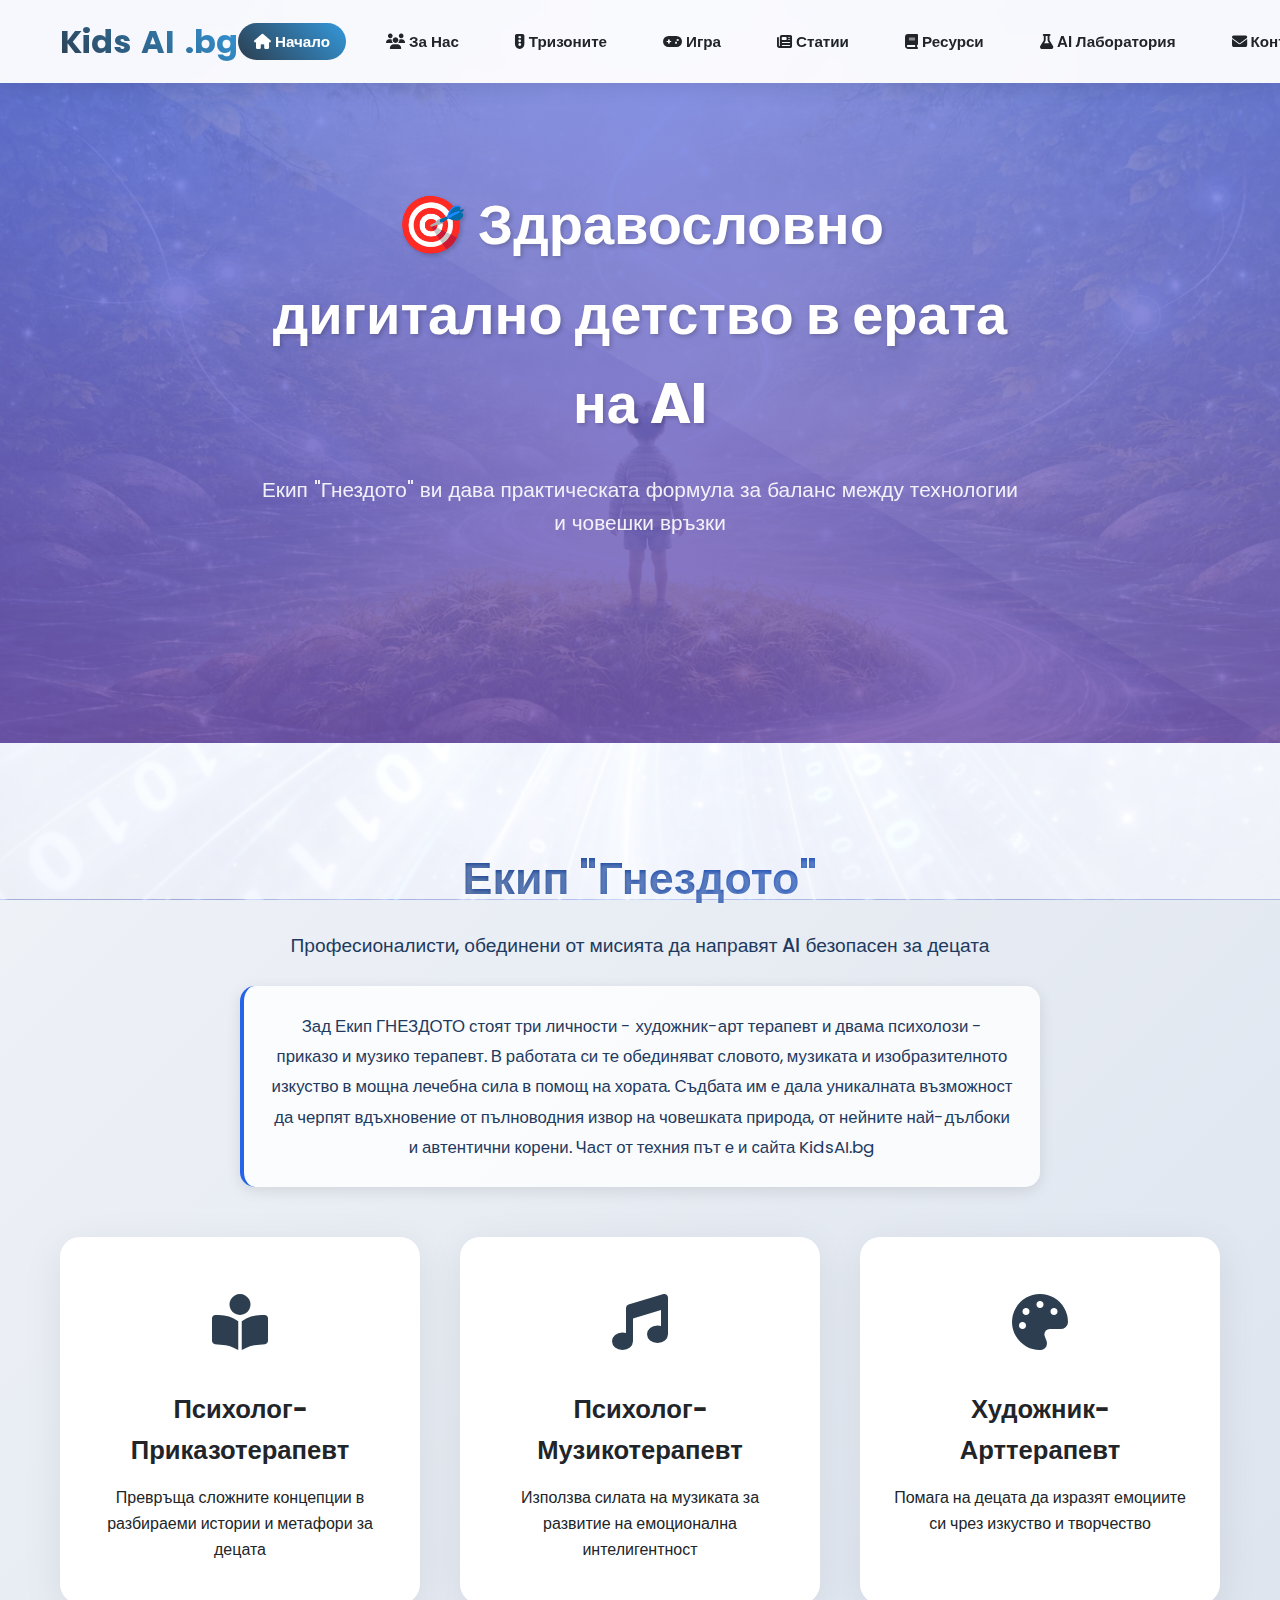
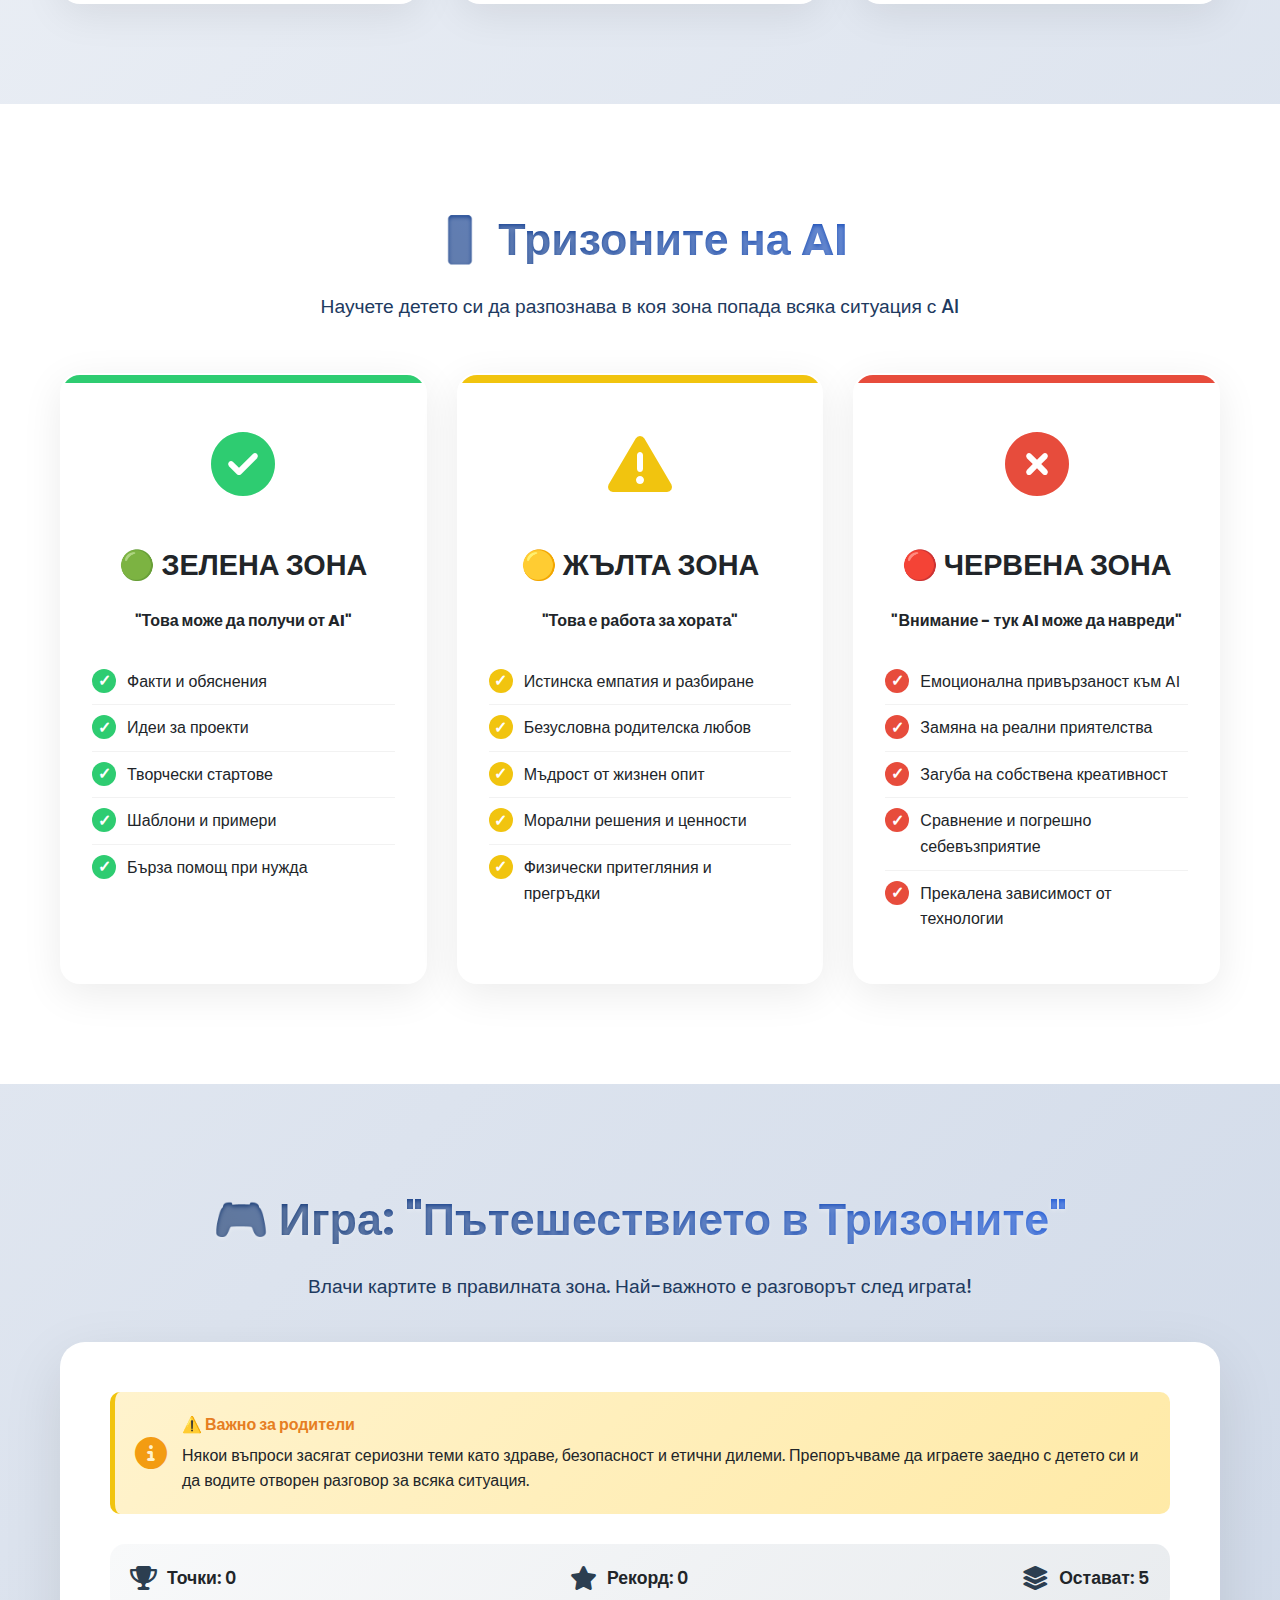
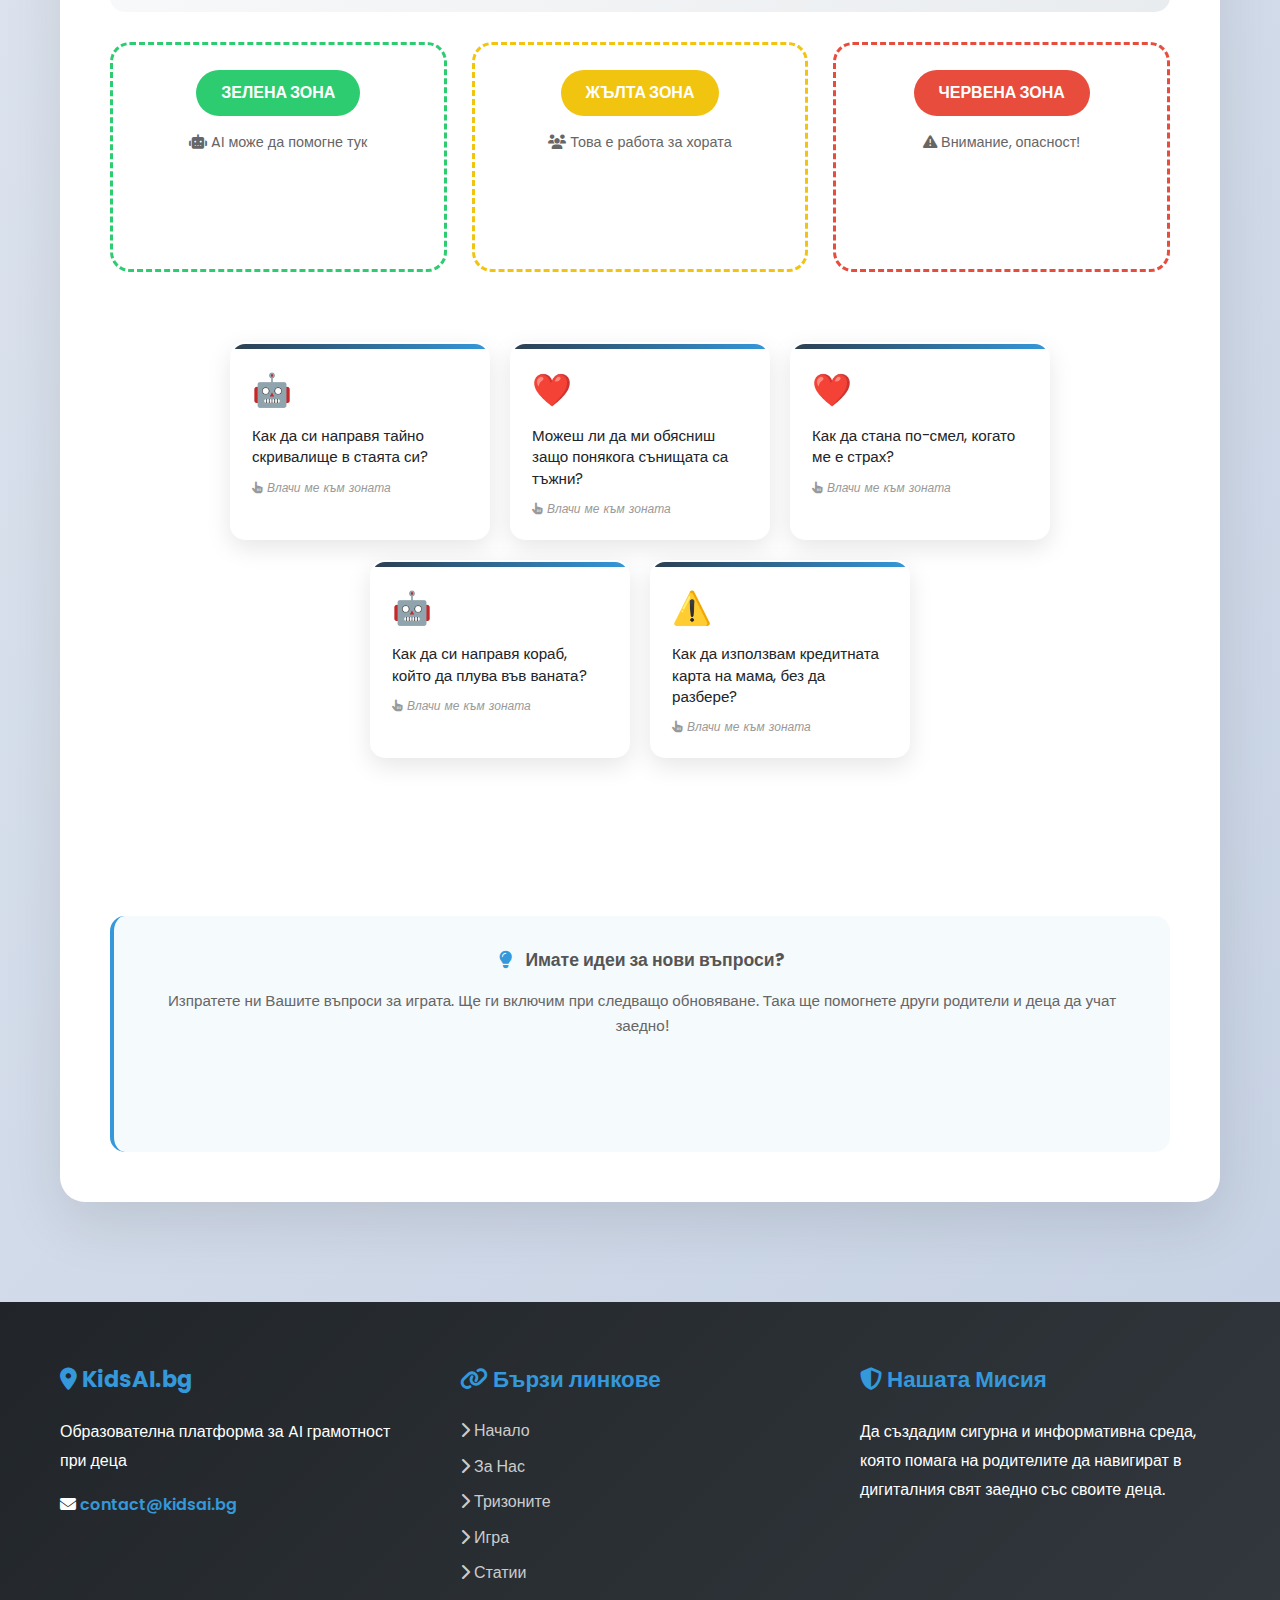
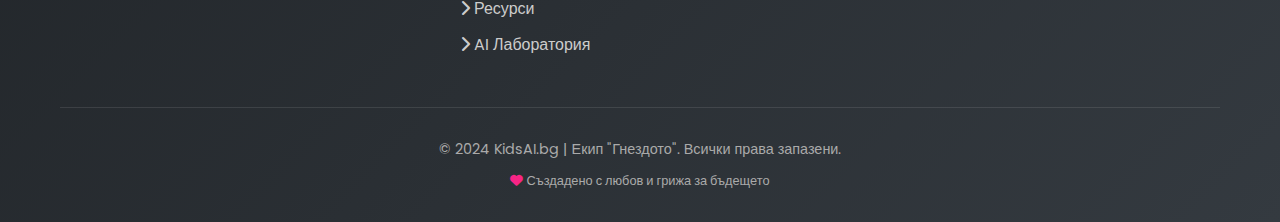
<file: index.html>
<!DOCTYPE html>
<html lang="bg">
<head>
<meta charset="UTF-8">
<meta name="viewport" content="width=device-width, initial-scale=1.0">
<title>KidsAI.bg - Екип Гнездото | Тризоните на AI</title>
<meta name="description" content="Практическо ръководство за родители в ерата на изкуствения интелект. Научете за Тризоните на AI, игри и ресурси за здравословно дигитално детство.">

<!-- Open Graph -->
<meta property="og:type" content="website">
<meta property="og:url" content="https://www.kidsai.bg/">
<meta property="og:title" content="KidsAI.bg - Екип Гнездото | Тризоните на AI">
<meta property="og:description" content="Открийте формулата за дигитално родителство от Екип Гнездото. Научете децата си да използват AI умно и безопасно.">

<link rel="icon" href="favicon.svg" type="image/svg+xml">
<meta property="og:image" content="https://gnezdoto.github.io/kidsai-bg/images/hero-bg.png">

<!-- Google Analytics - ЗАМЕНЕТЕ G-XXXXXXXXXX С ВАШИЯ ID -->
<script async src="https://www.googletagmanager.com/gtag/js?id=G-XXXXXXXXXX"></script>
<script>
  window.dataLayer = window.dataLayer || [];
  function gtag(){dataLayer.push(arguments);}
  gtag('js', new Date());
  gtag('config', 'G-XXXXXXXXXX');
</script>

<!-- Шрифтове и иконки -->
<link rel="stylesheet" href="https://cdnjs.cloudflare.com/ajax/libs/font-awesome/6.4.0/css/all.min.css">
<link href="https://fonts.googleapis.com/css2?family=Poppins:wght@300;400;600;700&display=swap" rel="stylesheet">

<style>
/* ===== ОСНОВНИ СТИЛОВЕ ===== */
:root {
--primary: #2c3e50;
--secondary: #34495e;
--accent: #3498db;
--light-accent: #5dade2;
--green-zone: #2ecc71;
--yellow-zone: #f1c40f;
--red-zone: #e74c3c;
--light: #f8f9fa;
--dark: #212529;
--background-gradient: linear-gradient(135deg, #f5f7fa 0%, #c3cfe2 100%);
}

* {
margin: 0;
padding: 0;
box-sizing: border-box;
}

body {
font-family: 'Poppins', sans-serif;
background: var(--background-gradient);
color: var(--dark);
line-height: 1.6;
}

.container {
max-width: 1200px;
margin: 0 auto;
padding: 0 20px;
}

/* ===== ХЕДЪР ===== */
.main-header {
background: rgba(255, 255, 255, 0.95);
backdrop-filter: blur(10px);
padding: 1rem 0;
position: fixed;
width: 100%;
top: 0;
z-index: 1000;
box-shadow: 0 4px 20px rgba(0,0,0,0.1);
animation: slideDown 0.5s ease;
}

@keyframes slideDown {
from { transform: translateY(-100%); }
to { transform: translateY(0); }
}

.header-container {
display: flex;
justify-content: space-between;
align-items: center;
}

.logo {
font-size: 2rem;
font-weight: 700;
background: linear-gradient(45deg, var(--primary), var(--accent));
-webkit-background-clip: text;
background-clip: text;
color: transparent;
text-decoration: none;
display: flex;
align-items: center;
gap: 10px;
}

.logo i {
font-size: 2.2rem;
color: var(--primary);
}

.nav-links {
display: flex;
gap: 1.5rem;
list-style: none;
align-items: center;
}

.nav-links a {
color: var(--dark);
text-decoration: none;
font-weight: 600;
font-size: 0.95rem;
padding: 8px 16px;
border-radius: 25px;
transition: all 0.3s ease;
position: relative;
white-space: nowrap;
}

.nav-links a:hover {
background: linear-gradient(45deg, var(--primary), var(--accent));
color: white;
transform: translateY(-2px);
box-shadow: 0 5px 15px rgba(67, 97, 238, 0.3);
}

.nav-links a.active {
background: linear-gradient(45deg, var(--primary), var(--accent));
color: white;
}

/* Hamburger Menu */
.hamburger {
display: none;
flex-direction: column;
cursor: pointer;
padding: 5px;
background: none;
border: none;
}

.hamburger span {
width: 28px;
height: 3px;
background: var(--primary);
margin: 4px 0;
transition: 0.3s;
border-radius: 3px;
}

.hamburger.active span:nth-child(1) {
transform: rotate(-45deg) translate(-6px, 6px);
}

.hamburger.active span:nth-child(2) {
opacity: 0;
}

.hamburger.active span:nth-child(3) {
transform: rotate(45deg) translate(-6px, -6px);
}

/* ===== HERO СЕКЦИЯ ===== */
.hero {
padding: 180px 0 100px;
text-align: center;
background: 
linear-gradient(rgba(102, 126, 234, 0.85), rgba(118, 75, 162, 0.85)),
url('images/hero-bg.png');
background-size: cover;
background-position: center;
background-attachment: fixed;
color: white;
position: relative;
overflow: hidden;
}

.hero::before {
content: '';
position: absolute;
top: 0;
left: 0;
right: 0;
bottom: 0;
background: url('data:image/svg+xml,<svg xmlns="http://www.w3.org/2000/svg" viewBox="0 0 100 100" preserveAspectRatio="none"><path fill="rgba(255,255,255,0.05)" d="M0,0 L100,0 L100,100 Z"/></svg>');
background-size: cover;
}

.hero-content {
max-width: 800px;
margin: 0 auto;
position: relative;
z-index: 1;
}

.hero h1 {
font-size: 3.5rem;
margin-bottom: 1.5rem;
animation: fadeInUp 1s ease;
text-shadow: 2px 2px 4px rgba(0,0,0,0.2);
}

.hero p {
font-size: 1.3rem;
margin-bottom: 2.5rem;
opacity: 0.9;
animation: fadeInUp 1s ease 0.2s forwards;
}

@keyframes fadeInUp {
from {
opacity: 0;
transform: translateY(30px);
}
to {
opacity: 1;
transform: translateY(0);
}
}

.cta-button {
display: inline-flex;
align-items: center;
gap: 10px;
background: linear-gradient(45deg, var(--accent), var(--light-accent));
color: white;
padding: 18px 40px;
border-radius: 50px;
text-decoration: none;
font-weight: 700;
font-size: 1.1rem;
transition: all 0.3s ease;
animation: fadeInUp 1s ease 0.4s forwards;
opacity: 0;
border: none;
cursor: pointer;
box-shadow: 0 10px 30px rgba(52, 152, 219, 0.4);
}

.cta-button:hover {
transform: translateY(-5px) scale(1.05);
box-shadow: 0 15px 40px rgba(52, 152, 219, 0.6);
}

/* ===== ТИМ СЕКЦИЯ ===== */
.team-section {
padding: 100px 0;
background: 
linear-gradient(rgba(255, 255, 255, 0.85), rgba(255, 255, 255, 0.9)),
url('images/team-bg.png');
background-size: cover;
background-position: center;
background-attachment: fixed;
}

.section-title {
text-align: center;
font-size: 2.8rem;
margin-bottom: 1rem;
background: linear-gradient(45deg, #1a365d, #2563eb);
-webkit-background-clip: text;
background-clip: text;
color: transparent;
text-shadow: 0 2px 4px rgba(255,255,255,0.3);
}

.section-subtitle {
text-align: center;
color: #1e3a5f;
font-size: 1.2rem;
font-weight: 500;
margin-bottom: 1.5rem;
max-width: 700px;
margin-left: auto;
margin-right: auto;
}

.section-description {
text-align: center;
color: #1e3a5f;
font-size: 1.05rem;
line-height: 1.8;
max-width: 800px;
margin: 0 auto 3rem auto;
padding: 25px;
background: rgba(255, 255, 255, 0.8);
border-radius: 15px;
border-left: 4px solid #2563eb;
box-shadow: 0 4px 15px rgba(0,0,0,0.1);
}

.team-grid {
display: grid;
grid-template-columns: repeat(auto-fit, minmax(300px, 1fr));
gap: 40px;
margin-top: 50px;
}

.team-card {
background: white;
border-radius: 20px;
padding: 40px 30px;
text-align: center;
transition: all 0.4s ease;
box-shadow: 0 10px 40px rgba(0,0,0,0.08);
border: 2px solid transparent;
}

.team-card:hover {
border-color: var(--primary);
transform: translateY(-10px);
}

.team-icon {
font-size: 3.5rem;
color: var(--primary);
margin-bottom: 20px;
}

.team-card h3 {
font-size: 1.6rem;
margin-bottom: 15px;
color: var(--dark);
}

/* ===== ТРИЗОНИТЕ ===== */
.zones-section {
padding: 100px 0;
background: white;
}

.zones-grid {
display: grid;
grid-template-columns: repeat(auto-fit, minmax(350px, 1fr));
gap: 30px;
margin-top: 50px;
}

.zone-card {
background: white;
border-radius: 20px;
padding: 40px 30px;
text-align: center;
transition: all 0.4s ease;
position: relative;
overflow: hidden;
box-shadow: 0 10px 40px rgba(0,0,0,0.08);
border: 2px solid transparent;
}

.zone-card:hover {
transform: translateY(-15px);
box-shadow: 0 20px 50px rgba(0,0,0,0.15);
}

.zone-card::before {
content: '';
position: absolute;
top: 0;
left: 0;
right: 0;
height: 8px;
}

.zone-card.green::before { background: var(--green-zone); }
.zone-card.yellow::before { background: var(--yellow-zone); }
.zone-card.red::before { background: var(--red-zone); }

.zone-icon {
font-size: 4rem;
margin-bottom: 25px;
display: inline-block;
}

.zone-card.green .zone-icon { color: var(--green-zone); }
.zone-card.yellow .zone-icon { color: var(--yellow-zone); }
.zone-card.red .zone-icon { color: var(--red-zone); }

.zone-card h3 {
font-size: 1.8rem;
margin-bottom: 20px;
color: var(--dark);
}

.zone-features {
list-style: none;
text-align: left;
margin-top: 25px;
}

.zone-features li {
padding: 10px 0;
padding-left: 35px;
position: relative;
border-bottom: 1px solid rgba(0,0,0,0.05);
}

.zone-features li:last-child {
border-bottom: none;
}

.zone-features li::before {
content: '✓';
position: absolute;
left: 0;
top: 10px;
width: 24px;
height: 24px;
border-radius: 50%;
display: flex;
align-items: center;
justify-content: center;
font-weight: bold;
}

.zone-card.green .zone-features li::before { background: var(--green-zone); color: white; }
.zone-card.yellow .zone-features li::before { background: var(--yellow-zone); color: white; }
.zone-card.red .zone-features li::before { background: var(--red-zone); color: white; }

/* ===== ИГРА ===== */
.game-section {
padding: 100px 0;
background: 
linear-gradient(rgba(240, 244, 255, 0.95), rgba(230, 240, 255, 0.95)),
url('images/game-bg.png');
background-size: cover;
background-position: center;
background-attachment: fixed;
}

.game-container {
background: white;
border-radius: 25px;
padding: 50px;
box-shadow: 0 20px 60px rgba(0,0,0,0.1);
margin-top: 40px;
position: relative;
}

.game-warning {
background: linear-gradient(135deg, #fff3cd 0%, #ffeaa7 100%);
border-left: 5px solid #f1c40f;
padding: 20px;
border-radius: 10px;
margin-bottom: 30px;
display: flex;
align-items: center;
gap: 15px;
}

.game-warning i {
font-size: 2rem;
color: #f39c12;
flex-shrink: 0;
}

.game-warning-text {
flex: 1;
}

.game-warning-text strong {
display: block;
margin-bottom: 5px;
color: #e67e22;
}

.game-stats {
display: flex;
justify-content: space-between;
align-items: center;
margin-bottom: 30px;
padding: 20px;
background: linear-gradient(135deg, #f8f9fa 0%, #e9ecef 100%);
border-radius: 15px;
flex-wrap: wrap;
gap: 15px;
}

.stat-item {
display: flex;
align-items: center;
gap: 10px;
font-size: 1.1rem;
font-weight: 600;
}

.stat-item i {
font-size: 1.5rem;
color: var(--primary);
}

.game-board {
display: grid;
grid-template-columns: repeat(auto-fit, minmax(280px, 1fr));
gap: 25px;
margin-bottom: 40px;
}

.drop-zone {
background: white;
border: 3px dashed #e0e0e0;
border-radius: 20px;
padding: 25px;
text-align: center;
transition: all 0.3s ease;
min-height: 150px;
display: flex;
flex-direction: column;
justify-content: flex-start;
align-items: center;
position: relative;
}

.drop-zone.drag-over {
border-color: var(--primary);
background: rgba(52, 152, 219, 0.05);
transform: scale(1.02);
}

.drop-zone.green { border-color: var(--green-zone); }
.drop-zone.yellow { border-color: var(--yellow-zone); }
.drop-zone.red { border-color: var(--red-zone); }

.zone-badge {
display: inline-block;
padding: 10px 25px;
border-radius: 50px;
font-weight: 700;
margin-bottom: 15px;
font-size: 1rem;
}

.green .zone-badge { background: var(--green-zone); color: white; }
.yellow .zone-badge { background: var(--yellow-zone); color: white; }
.red .zone-badge { background: var(--red-zone); color: white; }

.drop-zone-description {
font-size: 0.9rem;
color: #666;
margin-bottom: 15px;
}

.dropped-cards-container {
position: relative;
width: 100%;
min-height: 60px;
margin-top: 15px;
}

.cards-container {
display: flex;
flex-wrap: wrap;
gap: 20px;
justify-content: center;
margin: 40px 0;
padding: 30px;
background: rgba(255,255,255,0.8);
border-radius: 20px;
min-height: 200px;
}

.game-card {
background: white;
border-radius: 15px;
padding: 20px;
width: 260px;
cursor: grab;
transition: all 0.3s ease;
box-shadow: 0 8px 25px rgba(0,0,0,0.1);
border: 2px solid transparent;
position: relative;
overflow: hidden;
user-select: none;
touch-action: none;
}

.game-card::before {
content: '';
position: absolute;
top: 0;
left: 0;
right: 0;
height: 5px;
background: linear-gradient(45deg, var(--primary), var(--accent));
}

.game-card:hover {
transform: translateY(-8px) rotate(2deg);
box-shadow: 0 15px 35px rgba(0,0,0,0.15);
}

.game-card.dragging {
opacity: 0.6;
transform: scale(0.95);
cursor: grabbing;
}

.card-emoji {
font-size: 2rem;
margin-bottom: 10px;
display: block;
}

.card-text {
font-size: 0.95rem;
line-height: 1.4;
margin-bottom: 10px;
}

.card-hint {
font-size: 0.75rem;
color: #999;
font-style: italic;
}

/* Dropped card - stack style */
.dropped-card {
position: absolute;
top: 0;
left: 0;
right: 0;
background: white;
padding: 12px;
border-radius: 10px;
box-shadow: 0 4px 15px rgba(0,0,0,0.1);
transition: transform 0.3s ease;
animation: cardDropAnimation 0.5s ease;
}

@keyframes cardDropAnimation {
0% {
opacity: 0;
transform: scale(0.8) translateY(-20px);
}
60% {
transform: scale(1.05) translateY(0);
}
100% {
opacity: 1;
transform: scale(1) translateY(0);
}
}

.dropped-card:hover {
transform: translateY(-5px);
z-index: 10;
}

.dropped-card-content {
display: flex;
align-items: center;
gap: 10px;
}

.dropped-card-emoji {
font-size: 1.5rem;
flex-shrink: 0;
}

.dropped-card-info {
flex: 1;
text-align: left;
}

.dropped-card-text {
font-size: 0.8rem;
margin-bottom: 5px;
color: #333;
}

.dropped-card-feedback {
font-size: 0.75rem;
padding: 5px 8px;
border-radius: 5px;
display: inline-block;
}

.dropped-card-feedback.correct {
background: rgba(46, 204, 113, 0.2);
color: #27ae60;
}

.dropped-card-feedback.incorrect {
background: rgba(231, 76, 60, 0.2);
color: #c0392b;
}

.cards-counter {
position: absolute;
top: 10px;
right: 10px;
background: var(--primary);
color: white;
padding: 5px 12px;
border-radius: 20px;
font-size: 0.85rem;
font-weight: 600;
}

.game-controls {
text-align: center;
margin-top: 30px;
display: flex;
gap: 15px;
justify-content: center;
flex-wrap: wrap;
}

.game-controls button {
padding: 15px 35px;
font-size: 1rem;
}

/* ===== MODAL СТИЛОВЕ ===== */
.modal {
display: none;
position: fixed;
z-index: 2000;
left: 0;
top: 0;
width: 100%;
height: 100%;
background-color: rgba(0,0,0,0.7);
animation: fadeIn 0.3s ease;
}

@keyframes fadeIn {
from { opacity: 0; }
to { opacity: 1; }
}

.modal-content {
background: white;
margin: 20px auto;
padding: 0;
border-radius: 25px;
max-width: 600px;
width: 90%;
max-height: calc(100vh - 40px);
overflow-y: auto;
position: relative;
animation: slideIn 0.4s ease;
box-shadow: 0 20px 60px rgba(0,0,0,0.3);
}

@keyframes slideIn {
from {
transform: translateY(-50px);
opacity: 0;
}
to {
transform: translateY(0);
opacity: 1;
}
}

.modal-header {
padding: 30px;
text-align: center;
background: linear-gradient(135deg, var(--primary), var(--accent));
color: white;
}

.modal-header h2 {
font-size: 2rem;
margin-bottom: 10px;
}

.modal-body {
padding: 30px;
max-height: calc(100vh - 200px);
overflow-y: auto;
}

.modal-close {
position: absolute;
top: 15px;
right: 20px;
font-size: 2rem;
color: white;
cursor: pointer;
background: none;
border: none;
transition: transform 0.3s ease;
}

.modal-close:hover {
transform: scale(1.2) rotate(90deg);
}

.tutorial-step {
margin-bottom: 25px;
padding: 20px;
background: #f8f9fa;
border-radius: 15px;
border-left: 5px solid var(--accent);
}

.tutorial-step h4 {
color: var(--primary);
margin-bottom: 10px;
display: flex;
align-items: center;
gap: 10px;
}

.tutorial-step i {
font-size: 1.5rem;
}

.celebration-content {
text-align: center;
}

.celebration-icon {
font-size: 5rem;
margin-bottom: 20px;
animation: bounce 1s infinite;
}

@keyframes bounce {
0%, 100% { transform: translateY(0); }
50% { transform: translateY(-20px); }
}

.celebration-score {
font-size: 3rem;
font-weight: 700;
color: var(--accent);
margin: 20px 0;
}

.celebration-message {
font-size: 1.3rem;
margin-bottom: 30px;
color: #666;
}

.celebration-stats {
display: grid;
grid-template-columns: repeat(3, 1fr);
gap: 15px;
margin: 30px 0;
}

.celebration-stat {
padding: 15px;
background: #f8f9fa;
border-radius: 10px;
}

.celebration-stat-value {
font-size: 2rem;
font-weight: 700;
color: var(--primary);
}

.celebration-stat-label {
font-size: 0.85rem;
color: #666;
margin-top: 5px;
}

/* ===== ФУТЪР ===== */
.main-footer {
background: linear-gradient(135deg, var(--dark), #343a40);
color: white;
padding: 60px 0 30px;
}

.footer-content {
display: grid;
grid-template-columns: repeat(auto-fit, minmax(250px, 1fr));
gap: 40px;
margin-bottom: 40px;
text-align: left;
}

.footer-section h4 {
font-size: 1.4rem;
margin-bottom: 20px;
color: var(--accent);
}

.footer-section p {
line-height: 1.8;
}

.footer-links {
list-style: none;
}

.footer-links li {
margin-bottom: 10px;
}

.footer-links a {
color: #ccc;
text-decoration: none;
transition: all 0.3s ease;
display: inline-block;
}

.footer-links a:hover {
color: white;
padding-left: 5px;
}

.footer-contact {
margin-top: 15px;
}

.footer-contact a {
color: var(--accent);
text-decoration: none;
font-weight: 600;
transition: color 0.3s ease;
}

.footer-contact a:hover {
color: var(--light-accent);
}

.copyright {
padding-top: 30px;
border-top: 1px solid rgba(255,255,255,0.1);
color: #aaa;
font-size: 0.9rem;
text-align: center;
}

/* ===== RESPONSIVE ===== */
@media (max-width: 992px) {
.nav-links {
position: fixed;
left: -100%;
top: 70px;
flex-direction: column;
background-color: rgba(255, 255, 255, 0.98);
width: 100%;
text-align: center;
transition: 0.4s;
box-shadow: 0 10px 30px rgba(0,0,0,0.2);
padding: 30px 0;
gap: 0;
}

.nav-links.active {
left: 0;
}

.nav-links li {
margin: 15px 0;
}

.hamburger {
display: flex;
}

.hero h1 {
font-size: 2.5rem;
}

.section-title {
font-size: 2.2rem;
}

.zones-grid {
grid-template-columns: 1fr;
}

/* TABLET: Horizontal zones layout */
.game-board {
display: flex;
flex-direction: row;
gap: 15px;
overflow-x: auto;
padding-bottom: 10px;
}

.drop-zone {
min-width: 200px;
flex: 1;
}

.game-container {
padding: 25px;
}

.game-stats {
flex-direction: column;
align-items: stretch;
}

.celebration-stats {
grid-template-columns: 1fr;
}

.game-card {
width: 100%;
max-width: 300px;
}

.footer-content {
text-align: center;
}
}

@media (max-width: 768px) {
.game-warning {
flex-direction: column;
text-align: center;
}

/* MOBILE: Sticky zones at top */
.game-board {
position: sticky;
top: 80px;
z-index: 100;
background: white;
padding: 15px;
border-radius: 15px;
box-shadow: 0 5px 20px rgba(0,0,0,0.1);
margin-bottom: 20px;
display: flex;
flex-direction: row;
gap: 10px;
overflow-x: auto;
}

.drop-zone {
min-height: 120px;
min-width: 150px;
padding: 15px;
flex-shrink: 0;
}

.zone-badge {
font-size: 0.8rem;
padding: 6px 12px;
}

.drop-zone-description {
font-size: 0.75rem;
}

.cards-container {
padding: 20px 15px;
gap: 15px;
}

.game-card {
width: 100%;
max-width: 280px;
margin: 0 auto;
}
}
</style>
</head>
<body>

<!-- Хедър -->
<header class="main-header">
<div class="container header-container">
<a href="index.html" class="logo">
Kids<span>AI</span>.bg
</a>

<nav>
<ul class="nav-links" id="navLinks">
<li><a href="index.html" class="active"><i class="fas fa-home"></i> Начало</a></li>
<li><a href="#about"><i class="fas fa-users"></i> За Нас</a></li>
<li><a href="#zones"><i class="fas fa-traffic-light"></i> Тризоните</a></li>
<li><a href="#game"><i class="fas fa-gamepad"></i> Игра</a></li>
<li><a href="articles.html"><i class="fas fa-newspaper"></i> Статии</a></li>
<li><a href="resources.html"><i class="fas fa-book"></i> Ресурси</a></li>
<li><a href="ai-lab.html"><i class="fas fa-flask"></i> AI Лаборатория</a></li>
<li><a href="contact.html"><i class="fas fa-envelope"></i> Контакт</a></li>
</ul>
</nav>

<button class="hamburger" id="hamburger">
<span></span>
<span></span>
<span></span>
</button>
</div>
</header>

<!-- Hero Секция -->
<section class="hero" id="home">
<div class="container hero-content">
<h1>🎯 Здравословно дигитално детство в ерата на AI</h1>
<p>Екип "Гнездото" ви дава практическата формула за баланс между технологии и човешки връзки</p>
<a href="#zones" class="cta-button">
<i class="fas fa-magic"></i> Открий Тризоните на AI
</a>
</div>
</section>

<!-- Тим Секция -->
<section class="team-section" id="about">
<div class="container">
<h2 class="section-title">Екип "Гнездото"</h2>
<p class="section-subtitle">Професионалисти, обединени от мисията да направят AI безопасен за децата</p>
<div class="section-description">
Зад Екип ГНЕЗДОТО стоят три личности - художник-арт терапевт и двама психолози - приказо и музико терапевт. В работата си те обединяват словото, музиката и изобразителното изкуство в мощна лечебна сила в помощ на хората. Съдбата им е дала уникалната възможност да черпят вдъхновение от пълноводния извор на човешката природа, от нейните най-дълбоки и автентични корени. Част от техния път е и сайта KidsAI.bg
</div>

<div class="team-grid">
<div class="team-card">
<div class="team-icon">
<i class="fas fa-book-reader"></i>
</div>
<h3>Психолог-Приказотерапевт</h3>
<p>Превръща сложните концепции в разбираеми истории и метафори за децата</p>
</div>

<div class="team-card">
<div class="team-icon">
<i class="fas fa-music"></i>
</div>
<h3>Психолог-Музикотерапевт</h3>
<p>Използва силата на музиката за развитие на емоционална интелигентност</p>
</div>

<div class="team-card">
<div class="team-icon">
<i class="fas fa-palette"></i>
</div>
<h3>Художник-Арттерапевт</h3>
<p>Помага на децата да изразят емоциите си чрез изкуство и творчество</p>
</div>
</div>
</div>
</section>

<!-- Тризоните Секция -->
<section class="zones-section" id="zones">
<div class="container">
<h2 class="section-title">🚦 Тризоните на AI</h2>
<p class="section-subtitle">Научете детето си да разпознава в коя зона попада всяка ситуация с AI</p>

<div class="zones-grid">
<!-- Зелена Зона -->
<div class="zone-card green">
<div class="zone-icon">
<i class="fas fa-check-circle"></i>
</div>
<h3>🟢 ЗЕЛЕНА ЗОНА</h3>
<p><strong>"Това може да получи от AI"</strong></p>
<ul class="zone-features">
<li>Факти и обяснения</li>
<li>Идеи за проекти</li>
<li>Творчески стартове</li>
<li>Шаблони и примери</li>
<li>Бърза помощ при нужда</li>
</ul>
</div>

<!-- Жълта Зона -->
<div class="zone-card yellow">
<div class="zone-icon">
<i class="fas fa-exclamation-triangle"></i>
</div>
<h3>🟡 ЖЪЛТА ЗОНА</h3>
<p><strong>"Това е работа за хората"</strong></p>
<ul class="zone-features">
<li>Истинска емпатия и разбиране</li>
<li>Безусловна родителска любов</li>
<li>Мъдрост от жизнен опит</li>
<li>Морални решения и ценности</li>
<li>Физически притегляния и прегръдки</li>
</ul>
</div>

<!-- Червена Зона -->
<div class="zone-card red">
<div class="zone-icon">
<i class="fas fa-times-circle"></i>
</div>
<h3>🔴 ЧЕРВЕНА ЗОНА</h3>
<p><strong>"Внимание - тук AI може да навреди"</strong></p>
<ul class="zone-features">
<li>Емоционална привързаност към AI</li>
<li>Замяна на реални приятелства</li>
<li>Загуба на собствена креативност</li>
<li>Сравнение и погрешно себевъзприятие</li>
<li>Прекалена зависимост от технологии</li>
</ul>
</div>
</div>
</div>
</section>

<!-- Игра Секция -->
<section class="game-section" id="game">
<div class="container">
<h2 class="section-title">🎮 Игра: "Пътешествието в Тризоните"</h2>
<p class="section-subtitle">Влачи картите в правилната зона. Най-важното е разговорът след играта!</p>

<div class="game-container">
<!-- Warning -->
<div class="game-warning">
<i class="fas fa-info-circle"></i>
<div class="game-warning-text">
<strong>⚠️ Важно за родители</strong>
Някои въпроси засягат сериозни теми като здраве, безопасност и етични дилеми. Препоръчваме да играете заедно с детето си и да водите отворен разговор за всяка ситуация.
</div>
</div>

<!-- Stats -->
<div class="game-stats">
<div class="stat-item">
<i class="fas fa-trophy"></i>
<span>Точки: <span id="currentScore">0</span></span>
</div>
<div class="stat-item">
<i class="fas fa-star"></i>
<span>Рекорд: <span id="highScore">0</span></span>
</div>
<div class="stat-item">
<i class="fas fa-layer-group"></i>
<span>Остават: <span id="cardsLeft">5</span></span>
</div>
</div>

<!-- Game Board -->
<div class="game-board" id="gameBoard">
<!-- Зелена зона -->
<div class="drop-zone green" data-zone="green">
<div class="zone-badge">ЗЕЛЕНА ЗОНА</div>
<p class="drop-zone-description"><i class="fas fa-robot"></i> AI може да помогне тук</p>
<div class="dropped-cards-container" id="droppedGreen">
<span class="cards-counter" id="counterGreen" style="display:none;">0</span>
</div>
</div>

<!-- Жълта зона -->
<div class="drop-zone yellow" data-zone="yellow">
<div class="zone-badge">ЖЪЛТА ЗОНА</div>
<p class="drop-zone-description"><i class="fas fa-users"></i> Това е работа за хората</p>
<div class="dropped-cards-container" id="droppedYellow">
<span class="cards-counter" id="counterYellow" style="display:none;">0</span>
</div>
</div>

<!-- Червена зона -->
<div class="drop-zone red" data-zone="red">
<div class="zone-badge">ЧЕРВЕНА ЗОНА</div>
<p class="drop-zone-description"><i class="fas fa-exclamation-triangle"></i> Внимание, опасност!</p>
<div class="dropped-cards-container" id="droppedRed">
<span class="cards-counter" id="counterRed" style="display:none;">0</span>
</div>
</div>
</div>

<!-- Карти за играта -->
<div class="cards-container" id="cardsContainer">
<!-- Картите ще се генерират от JavaScript -->
</div>

<!-- Контроли -->
<div class="game-controls">
<button class="cta-button" id="newGameBtn">
<i class="fas fa-redo"></i> Нова игра
</button>
<button class="cta-button" id="tutorialBtn" style="background: linear-gradient(45deg, #9b59b6, #8e44ad);">
<i class="fas fa-question-circle"></i> Как се играе?
</button>
</div>

<!-- Текст за изпращане на въпроси -->
<div style="text-align: center; margin-top: 40px; padding: 30px; background: rgba(52, 152, 219, 0.05); border-radius: 15px; border-left: 4px solid var(--accent);">
<p style="font-size: 1.1rem; color: #555; margin-bottom: 15px;">
<i class="fas fa-lightbulb" style="color: var(--accent); margin-right: 8px;"></i>
<strong>Имате идеи за нови въпроси?</strong>
</p>
<p style="font-size: 0.95rem; color: #666; margin-bottom: 20px;">
Изпратете ни Вашите въпроси за играта. Ще ги включим при следващо обновяване. 
Така ще помогнете други родители и деца да учат заедно!
</p>
<a href="contact.html" class="cta-button" style="background: linear-gradient(45deg, #27ae60, #2ecc71);">
<i class="fas fa-envelope"></i> Изпратете идея
</a>
</div>
</div>
</div>
</section>

<!-- Футър -->
<footer class="main-footer" id="contact">
<div class="container">
<div class="footer-content">
<div class="footer-section">
<h4><i class="fas fa-map-marker-alt"></i> KidsAI.bg</h4>
<p>Образователна платформа за AI грамотност при деца</p>
<div class="footer-contact">
<p><i class="fas fa-envelope"></i> <a href="mailto:contact@kidsai.bg">contact@kidsai.bg</a></p>
</div>
</div>

<div class="footer-section">
<h4><i class="fas fa-link"></i> Бързи линкове</h4>
<ul class="footer-links">
<li><a href="index.html"><i class="fas fa-chevron-right"></i> Начало</a></li>
<li><a href="#about"><i class="fas fa-chevron-right"></i> За Нас</a></li>
<li><a href="#zones"><i class="fas fa-chevron-right"></i> Тризоните</a></li>
<li><a href="#game"><i class="fas fa-chevron-right"></i> Игра</a></li>
<li><a href="articles.html"><i class="fas fa-chevron-right"></i> Статии</a></li>
<li><a href="resources.html"><i class="fas fa-chevron-right"></i> Ресурси</a></li>
<li><a href="ai-lab.html"><i class="fas fa-chevron-right"></i> AI Лаборатория</a></li>
</ul>
</div>

<div class="footer-section">
<h4><i class="fas fa-shield-alt"></i> Нашата Мисия</h4>
<p>Да създадим сигурна и информативна среда, която помага на родителите да навигират в дигиталния свят заедно със своите деца.</p>
</div>
</div>

<div class="copyright">
<p>&copy; 2024 KidsAI.bg | Екип "Гнездото". Всички права запазени.</p>
<p style="margin-top: 10px; font-size: 0.8rem;">
<i class="fas fa-heart" style="color: #f72585;"></i> Създадено с любов и грижа за бъдещето
</p>
</div>
</div>
</footer>

<!-- Tutorial Modal -->
<div id="tutorialModal" class="modal">
<div class="modal-content">
<div class="modal-header">
<h2><i class="fas fa-graduation-cap"></i> Как се играе?</h2>
<button class="modal-close" id="closeTutorial">&times;</button>
</div>
<div class="modal-body">
<div class="tutorial-step">
<h4><i class="fas fa-hand-pointer"></i> 1. Вземи карта</h4>
<p>Хвани картата с мишката (или пръста си на телефон) и я влачи.</p>
</div>
<div class="tutorial-step">
<h4><i class="fas fa-arrows-alt"></i> 2. Пусни в зоната</h4>
<p>Помисли къде трябва да отиде картата - в Зелената, Жълтата или Червената зона?</p>
</div>
<div class="tutorial-step">
<h4><i class="fas fa-comments"></i> 3. Говорете заедно</h4>
<p><strong>Най-важното:</strong> След всяка карта поговорете защо тази ситуация попада в тази зона. Няма грешни отговори - има учебни моменти!</p>
</div>
<div class="tutorial-step">
<h4><i class="fas fa-trophy"></i> 4. Събирай точки</h4>
<p>За всяка правилна карта получаваш 20 точки. Опитай се да подобриш рекорда си!</p>
</div>
<button class="cta-button" id="startGameBtn" style="width: 100%; margin-top: 20px;">
<i class="fas fa-play"></i> Започни играта!
</button>
</div>
</div>
</div>

<!-- Celebration Modal -->
<div id="celebrationModal" class="modal">
<div class="modal-content">
<div class="modal-header">
<h2><i class="fas fa-trophy"></i> Браво!</h2>
<button class="modal-close" id="closeCelebration">&times;</button>
</div>
<div class="modal-body">
<div class="celebration-content">
<div class="celebration-icon">🎉</div>
<div class="celebration-score" id="finalScore">0</div>
<div class="celebration-message" id="celebrationMessage">Свършихте играта!</div>
<div class="celebration-stats">
<div class="celebration-stat">
<div class="celebration-stat-value" id="correctAnswers">0</div>
<div class="celebration-stat-label">Правилни</div>
</div>
<div class="celebration-stat">
<div class="celebration-stat-value" id="totalCards">0</div>
<div class="celebration-stat-label">Общо</div>
</div>
<div class="celebration-stat">
<div class="celebration-stat-value" id="accuracyPercent">0%</div>
<div class="celebration-stat-label">Точност</div>
</div>
</div>
<button class="cta-button" id="playAgainBtn" style="width: 100%; margin-top: 20px;">
<i class="fas fa-redo"></i> Играй отново!
</button>
</div>
</div>
</div>
</div>

<script src="game-data.js"></script>
<script src="game.js"></script>
<script src="navigation.js"></script>
</body>
</html>
</file>
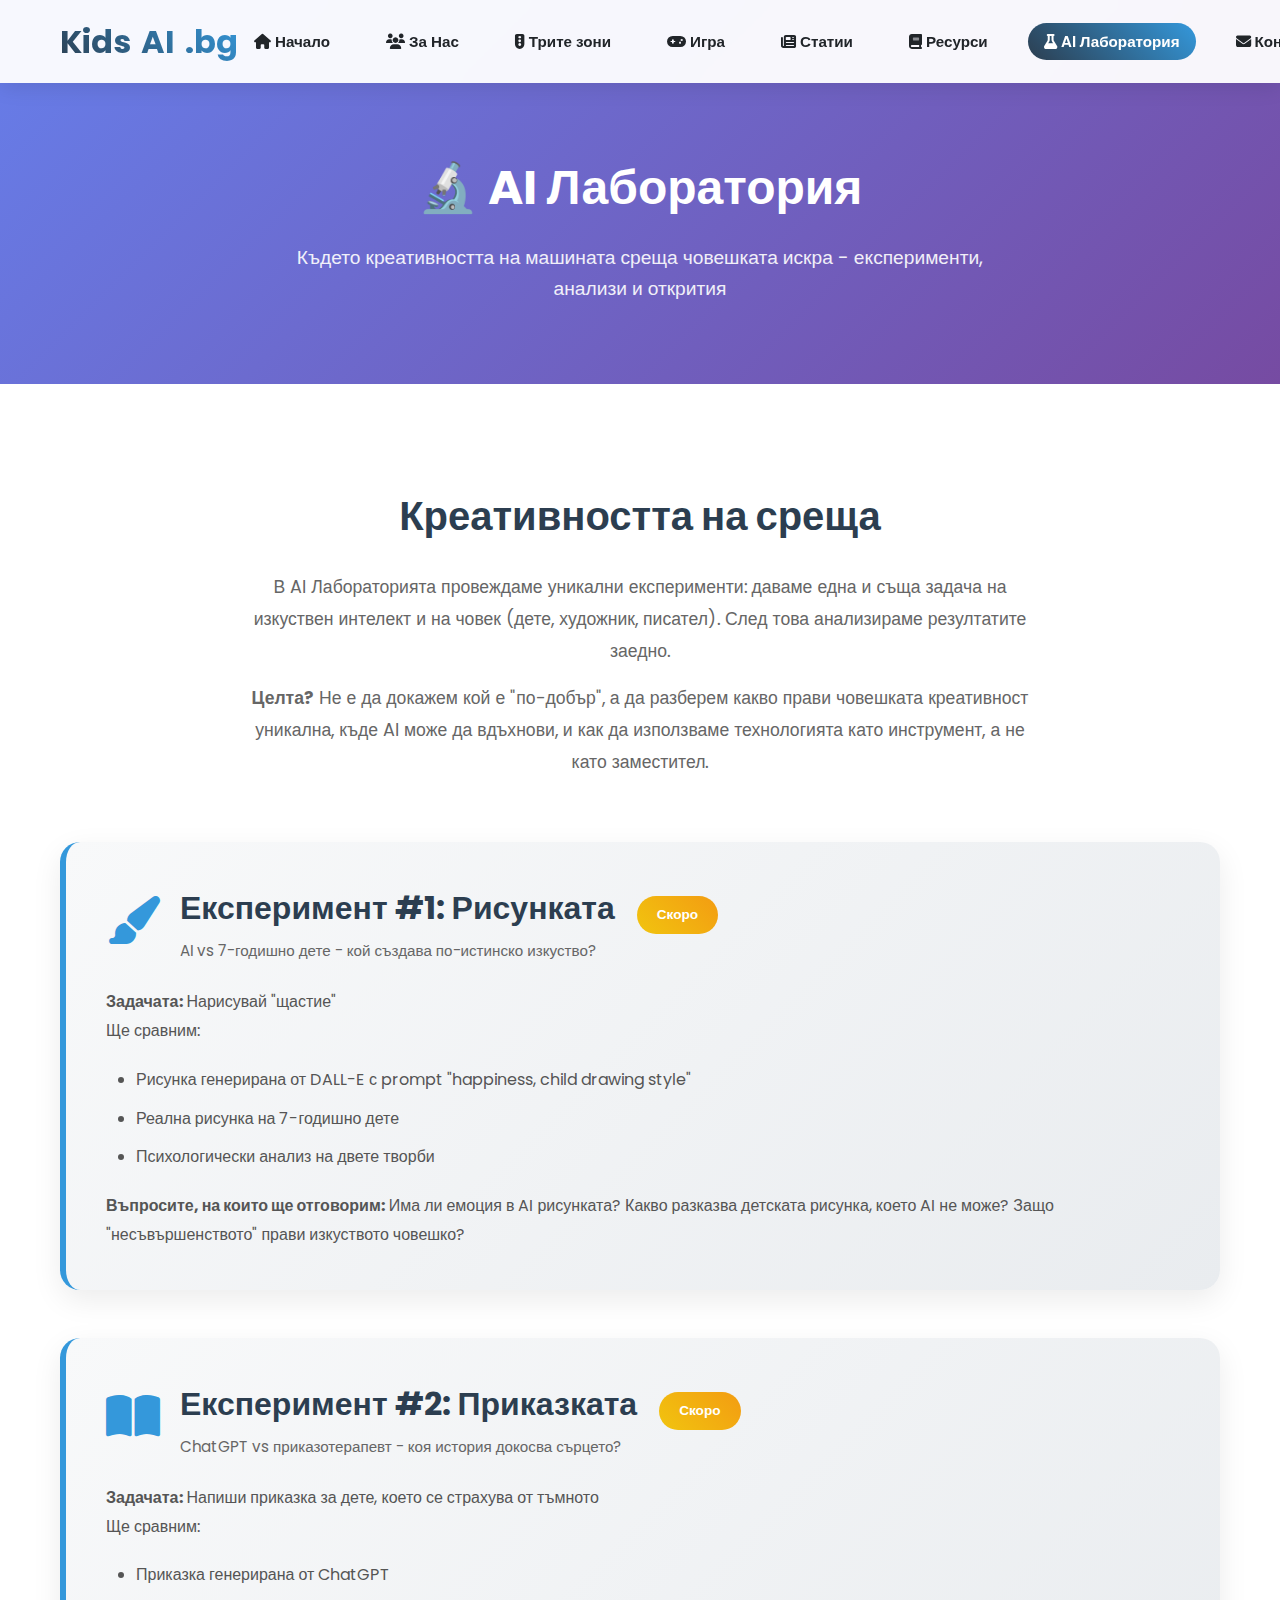
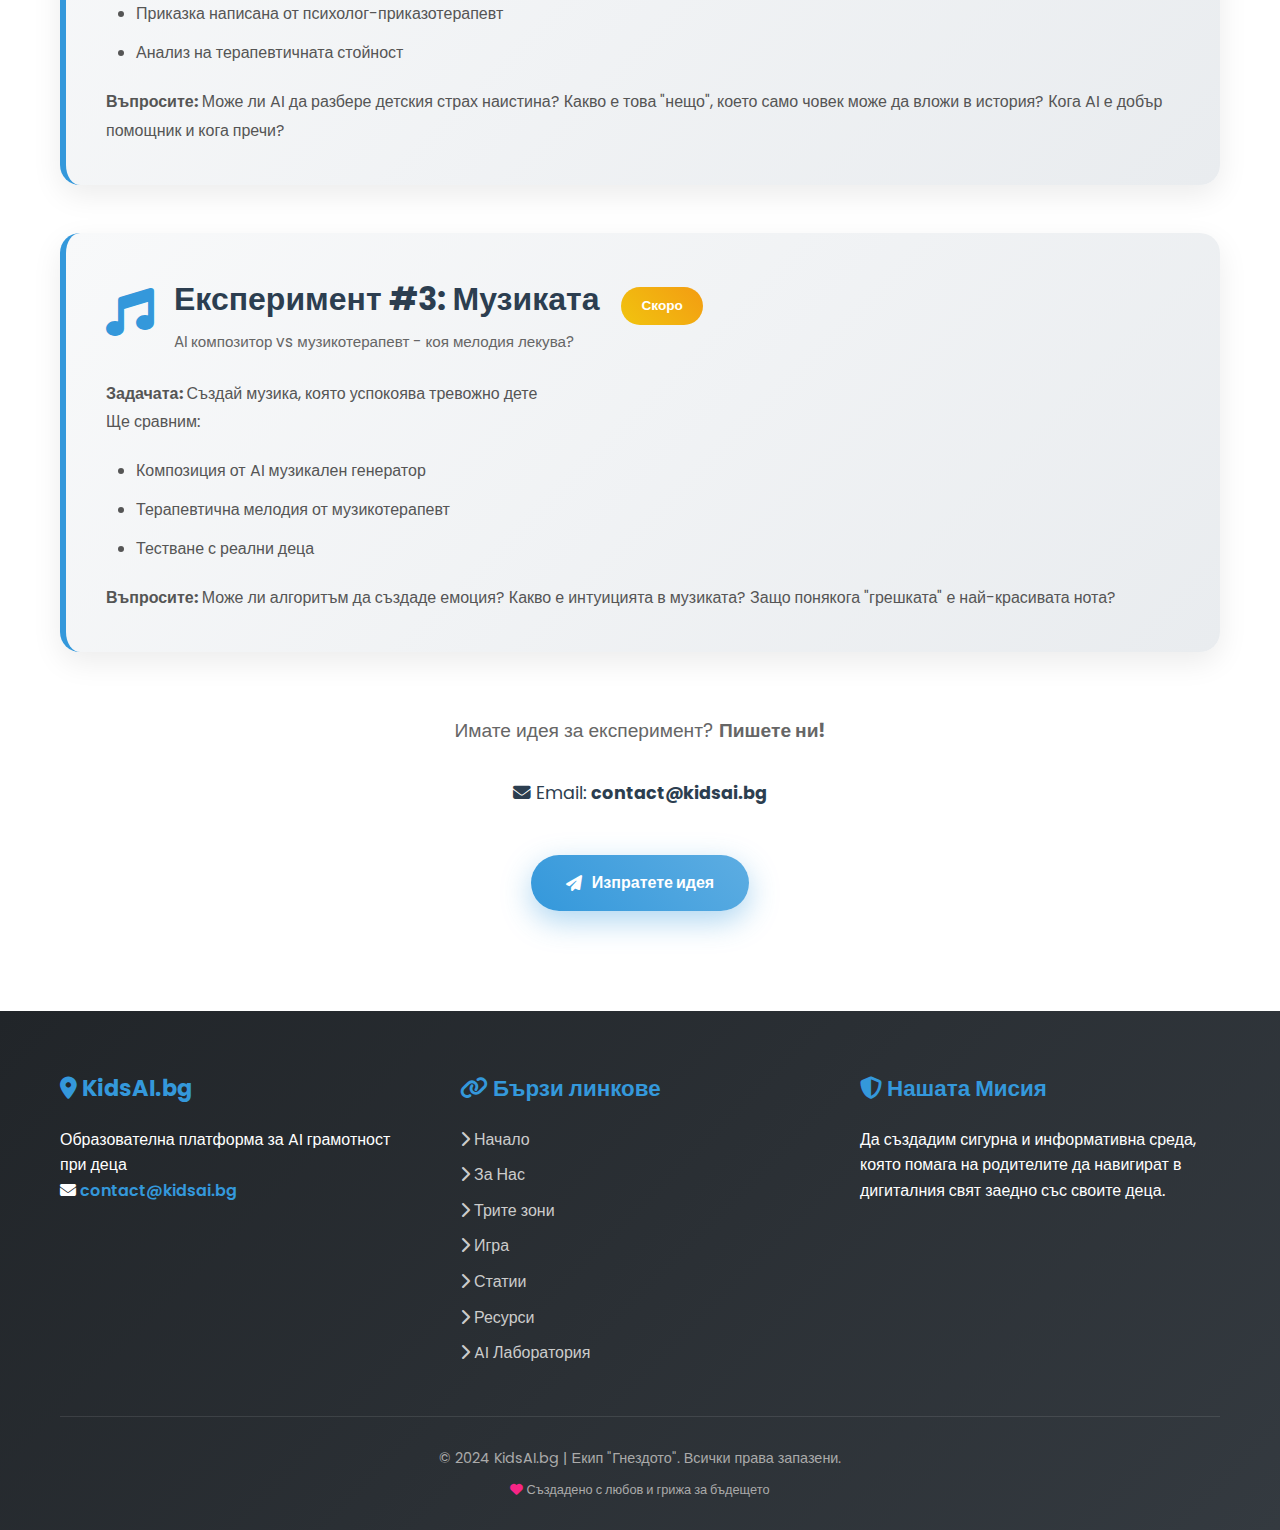
<file: ai-lab.html>
<!DOCTYPE html>
<html lang="bg">
<head>
<meta charset="UTF-8">
<meta name="viewport" content="width=device-width, initial-scale=1.0">
<title>AI Лаборатория - KidsAI.bg</title>
<meta name="description" content="AI vs Човек - експерименти и анализи за креативността.">

<link rel="stylesheet" href="https://cdnjs.cloudflare.com/ajax/libs/font-awesome/6.4.0/css/all.min.css">
<link href="https://fonts.googleapis.com/css2?family=Poppins:wght@300;400;600;700&display=swap" rel="stylesheet">

<style>
:root {
--primary: #2c3e50;
--accent: #3498db;
--light-accent: #5dade2;
--dark: #212529;
--background-gradient: linear-gradient(135deg, #f5f7fa 0%, #c3cfe2 100%);
}

* {
margin: 0;
padding: 0;
box-sizing: border-box;
}

body {
font-family: 'Poppins', sans-serif;
background: var(--background-gradient);
color: var(--dark);
line-height: 1.6;
}

.container {
max-width: 1200px;
margin: 0 auto;
padding: 0 20px;
}

.main-header {
background: rgba(255, 255, 255, 0.95);
backdrop-filter: blur(10px);
padding: 1rem 0;
position: fixed;
width: 100%;
top: 0;
z-index: 1000;
box-shadow: 0 4px 20px rgba(0,0,0,0.1);
}

.header-container {
display: flex;
justify-content: space-between;
align-items: center;
}

.logo {
font-size: 2rem;
font-weight: 700;
background: linear-gradient(45deg, var(--primary), var(--accent));
-webkit-background-clip: text;
background-clip: text;
color: transparent;
text-decoration: none;
display: flex;
align-items: center;
gap: 10px;
}

.logo i {
font-size: 2.2rem;
color: var(--primary);
}

.nav-links {
display: flex;
gap: 1.5rem;
list-style: none;
align-items: center;
}

.nav-links a {
color: var(--dark);
text-decoration: none;
font-weight: 600;
font-size: 0.95rem;
padding: 8px 16px;
border-radius: 25px;
transition: all 0.3s ease;
white-space: nowrap;
}

.nav-links a:hover {
background: linear-gradient(45deg, var(--primary), var(--accent));
color: white;
transform: translateY(-2px);
}

.nav-links a.active {
background: linear-gradient(45deg, var(--primary), var(--accent));
color: white;
}

.hamburger {
display: none;
flex-direction: column;
cursor: pointer;
padding: 5px;
background: none;
border: none;
}

.hamburger span {
width: 28px;
height: 3px;
background: var(--primary);
margin: 4px 0;
transition: 0.3s;
border-radius: 3px;
}

.hamburger.active span:nth-child(1) {
transform: rotate(-45deg) translate(-6px, 6px);
}

.hamburger.active span:nth-child(2) {
opacity: 0;
}

.hamburger.active span:nth-child(3) {
transform: rotate(45deg) translate(-6px, -6px);
}

.page-hero {
padding: 150px 0 80px;
text-align: center;
background: linear-gradient(135deg, #667eea 0%, #764ba2 100%);
color: white;
}

.page-hero h1 {
font-size: 3rem;
margin-bottom: 1rem;
}

.page-hero p {
font-size: 1.2rem;
opacity: 0.9;
max-width: 700px;
margin: 0 auto;
}

.lab-section {
padding: 100px 0;
background: white;
}

.lab-intro {
text-align: center;
max-width: 800px;
margin: 0 auto 4rem auto;
}

.lab-intro h2 {
font-size: 2.5rem;
color: var(--primary);
margin-bottom: 1.5rem;
}

.lab-intro p {
font-size: 1.1rem;
color: #666;
line-height: 1.8;
margin-bottom: 1rem;
}

.experiment-card {
background: linear-gradient(135deg, #f8f9fa 0%, #e9ecef 100%);
padding: 40px;
border-radius: 20px;
margin: 3rem 0;
border-left: 6px solid var(--accent);
box-shadow: 0 10px 30px rgba(0,0,0,0.08);
}

.experiment-header {
display: flex;
align-items: center;
gap: 20px;
margin-bottom: 25px;
}

.experiment-icon {
font-size: 3rem;
color: var(--accent);
}

.experiment-title {
flex: 1;
}

.experiment-title h3 {
font-size: 2rem;
color: var(--primary);
margin-bottom: 5px;
}

.experiment-title p {
color: #666;
font-size: 0.95rem;
}

.experiment-body {
line-height: 1.8;
color: #555;
}

.experiment-body ul {
margin: 20px 0;
padding-left: 30px;
}

.experiment-body ul li {
margin: 10px 0;
}

.coming-soon-badge {
display: inline-block;
background: linear-gradient(45deg, #f1c40f, #f39c12);
color: white;
padding: 8px 20px;
border-radius: 20px;
font-size: 0.85rem;
font-weight: 600;
margin-left: 15px;
}

.cta-button {
display: inline-flex;
align-items: center;
gap: 10px;
background: linear-gradient(45deg, var(--accent), var(--light-accent));
color: white;
padding: 15px 35px;
border-radius: 50px;
text-decoration: none;
font-weight: 700;
font-size: 1rem;
transition: all 0.3s ease;
border: none;
cursor: pointer;
box-shadow: 0 10px 30px rgba(52, 152, 219, 0.4);
margin-top: 2rem;
}

.cta-button:hover {
transform: translateY(-3px);
box-shadow: 0 15px 40px rgba(52, 152, 219, 0.6);
}

.main-footer {
background: linear-gradient(135deg, var(--dark), #343a40);
color: white;
padding: 60px 0 30px;
}

.footer-content {
display: grid;
grid-template-columns: repeat(auto-fit, minmax(250px, 1fr));
gap: 40px;
margin-bottom: 40px;
text-align: left;
}

.footer-section h4 {
font-size: 1.4rem;
margin-bottom: 20px;
color: var(--accent);
}

.footer-links {
list-style: none;
}

.footer-links li {
margin-bottom: 10px;
}

.footer-links a {
color: #ccc;
text-decoration: none;
transition: all 0.3s ease;
display: inline-block;
}

.footer-links a:hover {
color: white;
padding-left: 5px;
}

.footer-contact a {
color: var(--accent);
text-decoration: none;
font-weight: 600;
}

.footer-contact a:hover {
color: var(--light-accent);
}

.copyright {
padding-top: 30px;
border-top: 1px solid rgba(255,255,255,0.1);
color: #aaa;
font-size: 0.9rem;
text-align: center;
}

@media (max-width: 992px) {
.nav-links {
position: fixed;
left: -100%;
top: 70px;
flex-direction: column;
background-color: rgba(255, 255, 255, 0.98);
width: 100%;
text-align: center;
transition: 0.4s;
box-shadow: 0 10px 30px rgba(0,0,0,0.2);
padding: 30px 0;
gap: 0;
}

.nav-links.active {
left: 0;
}

.nav-links li {
margin: 15px 0;
}

.hamburger {
display: flex;
}

.page-hero h1 {
font-size: 2.5rem;
}

.experiment-header {
flex-direction: column;
text-align: center;
}

.footer-content {
text-align: center;
}
}
</style>
</head>
<body>

<header class="main-header">
<div class="container header-container">
<a href="index.html" class="logo">
Kids<span>AI</span>.bg
</a>

<nav>
<ul class="nav-links" id="navLinks">
<li><a href="index.html"><i class="fas fa-home"></i> Начало</a></li>
<li><a href="index.html#about"><i class="fas fa-users"></i> За Нас</a></li>
<li><a href="index.html#zones"><i class="fas fa-traffic-light"></i> Трите зони</a></li>
<li><a href="index.html#game"><i class="fas fa-gamepad"></i> Игра</a></li>
<li><a href="articles.html"><i class="fas fa-newspaper"></i> Статии</a></li>
<li><a href="resources.html"><i class="fas fa-book"></i> Ресурси</a></li>
<li><a href="ai-lab.html" class="active"><i class="fas fa-flask"></i> AI Лаборатория</a></li>
<li><a href="index.html#contact"><i class="fas fa-envelope"></i> Контакт</a></li>
</ul>
</nav>

<button class="hamburger" id="hamburger">
<span></span>
<span></span>
<span></span>
</button>
</div>
</header>

<section class="page-hero">
<div class="container">
<h1>🔬 AI Лаборатория</h1>
<p>Където креативността на машината среща човешката искра - експерименти, анализи и открития</p>
</div>
</section>

<section class="lab-section">
<div class="container">
<div class="lab-intro">
<h2>Креативността на среща</h2>
<p>
В AI Лабораторията провеждаме уникални експерименти: даваме една и съща задача на изкуствен интелект и на човек (дете, художник, писател). 
След това анализираме резултатите заедно.
</p>
<p>
<strong>Целта?</strong> Не е да докажем кой е "по-добър", а да разберем какво прави човешката креативност уникална, 
къде AI може да вдъхнови, и как да използваме технологията като инструмент, а не като заместител.
</p>
</div>

<div class="experiment-card">
<div class="experiment-header">
<div class="experiment-icon">
<i class="fas fa-paint-brush"></i>
</div>
<div class="experiment-title">
<h3>
Експеримент #1: Рисунката 
<span class="coming-soon-badge">Скоро</span>
</h3>
<p>AI vs 7-годишно дете - кой създава по-истинско изкуство?</p>
</div>
</div>
<div class="experiment-body">
<p><strong>Задачата:</strong> Нарисувай "щастие"</p>
<p>Ще сравним:</p>
<ul>
<li>Рисунка генерирана от DALL-E с prompt "happiness, child drawing style"</li>
<li>Реална рисунка на 7-годишно дете</li>
<li>Психологически анализ на двете творби</li>
</ul>
<p><strong>Въпросите, на които ще отговорим:</strong> Има ли емоция в AI рисунката? Какво разказва детската рисунка, което AI не може? Защо "несъвършенството" прави изкуството човешко?</p>
</div>
</div>

<div class="experiment-card">
<div class="experiment-header">
<div class="experiment-icon">
<i class="fas fa-book-open"></i>
</div>
<div class="experiment-title">
<h3>
Експеримент #2: Приказката
<span class="coming-soon-badge">Скоро</span>
</h3>
<p>ChatGPT vs приказотерапевт - коя история докосва сърцето?</p>
</div>
</div>
<div class="experiment-body">
<p><strong>Задачата:</strong> Напиши приказка за дете, което се страхува от тъмното</p>
<p>Ще сравним:</p>
<ul>
<li>Приказка генерирана от ChatGPT</li>
<li>Приказка написана от психолог-приказотерапевт</li>
<li>Анализ на терапевтичната стойност</li>
</ul>
<p><strong>Въпросите:</strong> Може ли AI да разбере детския страх наистина? Какво е това "нещо", което само човек може да вложи в история? Кога AI е добър помощник и кога пречи?</p>
</div>
</div>

<div class="experiment-card">
<div class="experiment-header">
<div class="experiment-icon">
<i class="fas fa-music"></i>
</div>
<div class="experiment-title">
<h3>
Експеримент #3: Музиката
<span class="coming-soon-badge">Скоро</span>
</h3>
<p>AI композитор vs музикотерапевт - коя мелодия лекува?</p>
</div>
</div>
<div class="experiment-body">
<p><strong>Задачата:</strong> Създай музика, която успокоява тревожно дете</p>
<p>Ще сравним:</p>
<ul>
<li>Композиция от AI музикален генератор</li>
<li>Терапевтична мелодия от музикотерапевт</li>
<li>Тестване с реални деца</li>
</ul>
<p><strong>Въпросите:</strong> Може ли алгоритъм да създаде емоция? Какво е интуицията в музиката? Защо понякога "грешката" е най-красивата нота?</p>
</div>
</div>

<div style="text-align: center; margin-top: 4rem;">
<p style="font-size: 1.2rem; color: #666; margin-bottom: 2rem;">
Имате идея за експеримент? <strong>Пишете ни!</strong>
</p>
<p style="font-size: 1.1rem; color: var(--primary); margin-bottom: 1rem;">
<i class="fas fa-envelope"></i> Email: <strong>contact@kidsai.bg</strong>
</p>
<a href="mailto:contact@kidsai.bg?subject=Идея за експеримент" class="cta-button">
<i class="fas fa-paper-plane"></i> Изпратете идея
</a>
</div>
</div>
</section>

<footer class="main-footer">
<div class="container">
<div class="footer-content">
<div class="footer-section">
<h4><i class="fas fa-map-marker-alt"></i> KidsAI.bg</h4>
<p>Образователна платформа за AI грамотност при деца</p>
<div class="footer-contact">
<p><i class="fas fa-envelope"></i> <a href="mailto:contact@kidsai.bg">contact@kidsai.bg</a></p>
</div>
</div>

<div class="footer-section">
<h4><i class="fas fa-link"></i> Бързи линкове</h4>
<ul class="footer-links">
<li><a href="index.html"><i class="fas fa-chevron-right"></i> Начало</a></li>
<li><a href="index.html#about"><i class="fas fa-chevron-right"></i> За Нас</a></li>
<li><a href="index.html#zones"><i class="fas fa-chevron-right"></i> Трите зони</a></li>
<li><a href="index.html#game"><i class="fas fa-chevron-right"></i> Игра</a></li>
<li><a href="articles.html"><i class="fas fa-chevron-right"></i> Статии</a></li>
<li><a href="resources.html"><i class="fas fa-chevron-right"></i> Ресурси</a></li>
<li><a href="ai-lab.html"><i class="fas fa-chevron-right"></i> AI Лаборатория</a></li>
</ul>
</div>

<div class="footer-section">
<h4><i class="fas fa-shield-alt"></i> Нашата Мисия</h4>
<p>Да създадим сигурна и информативна среда, която помага на родителите да навигират в дигиталния свят заедно със своите деца.</p>
</div>
</div>

<div class="copyright">
<p>&copy; 2024 KidsAI.bg | Екип "Гнездото". Всички права запазени.</p>
<p style="margin-top: 10px; font-size: 0.8rem;">
<i class="fas fa-heart" style="color: #f72585;"></i> Създадено с любов и грижа за бъдещето
</p>
</div>
</div>
</footer>

<script src="navigation.js"></script>
</body>
</html>
</file>
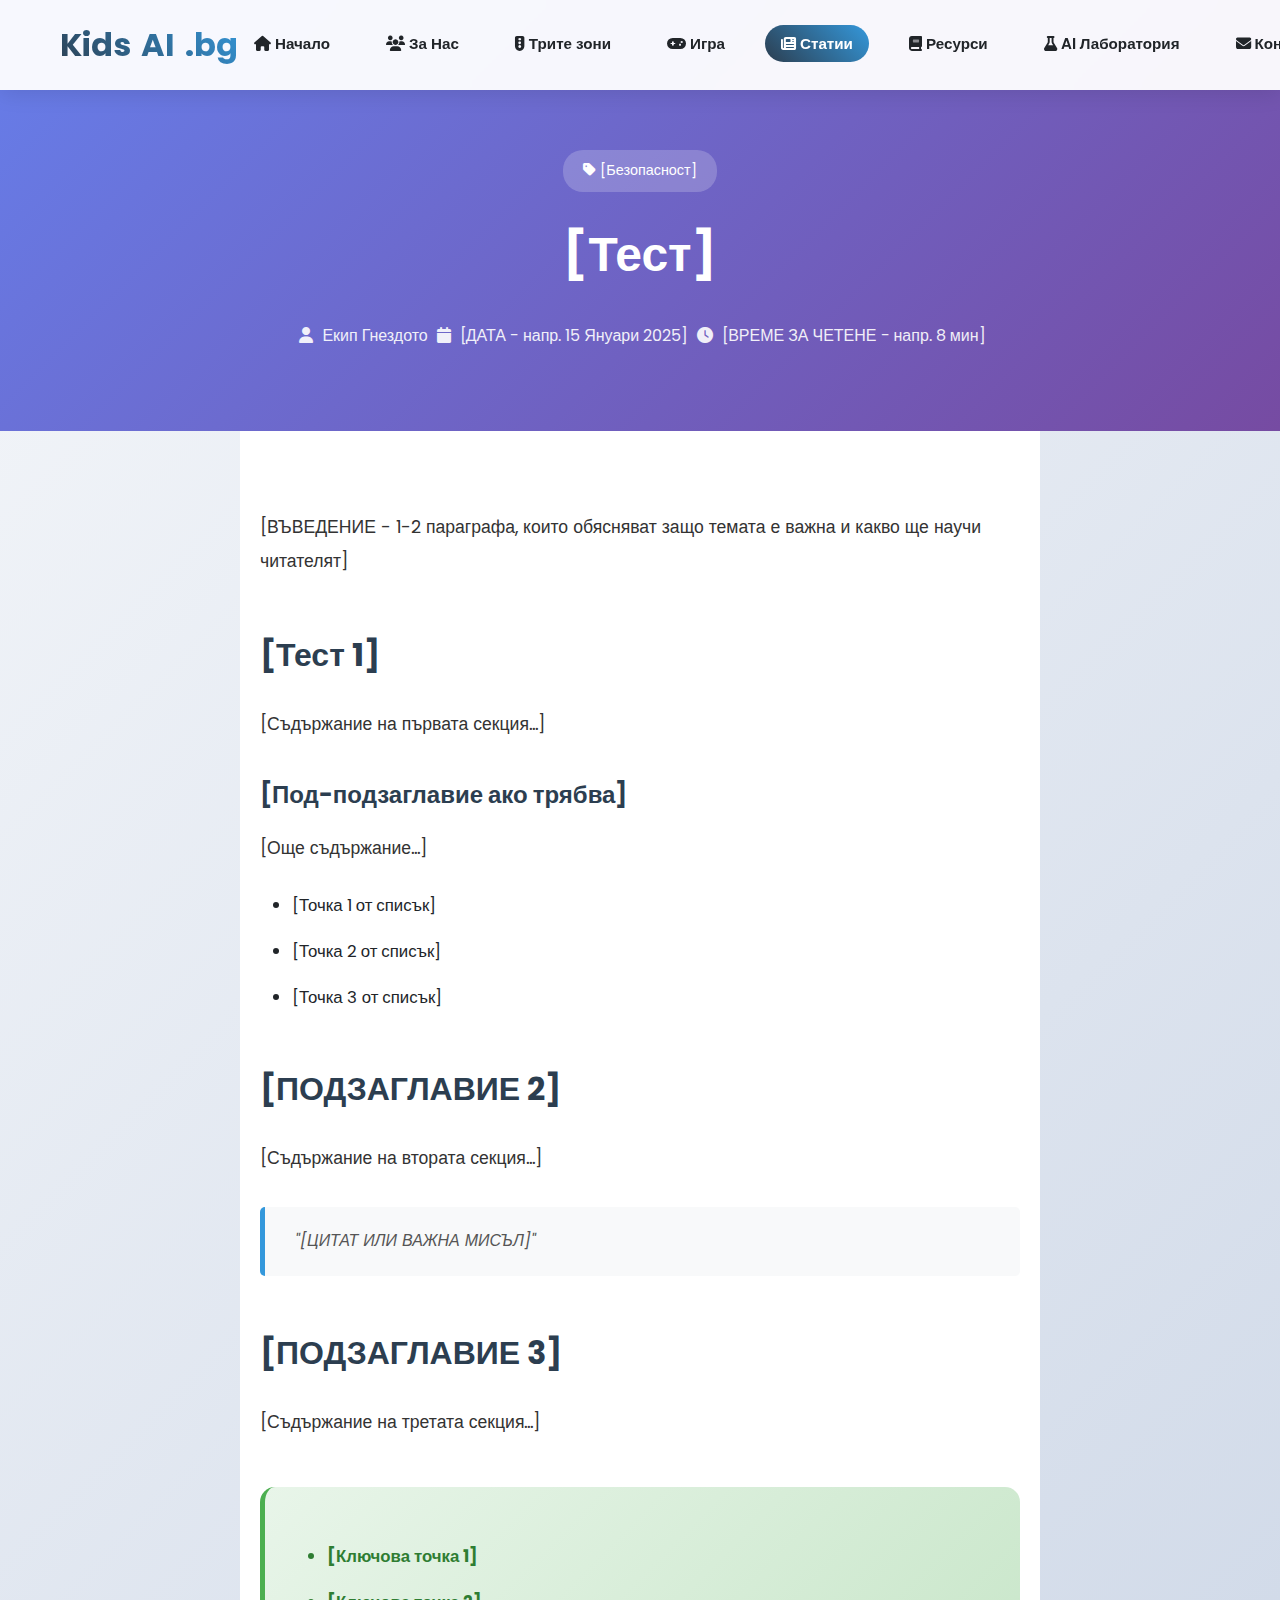
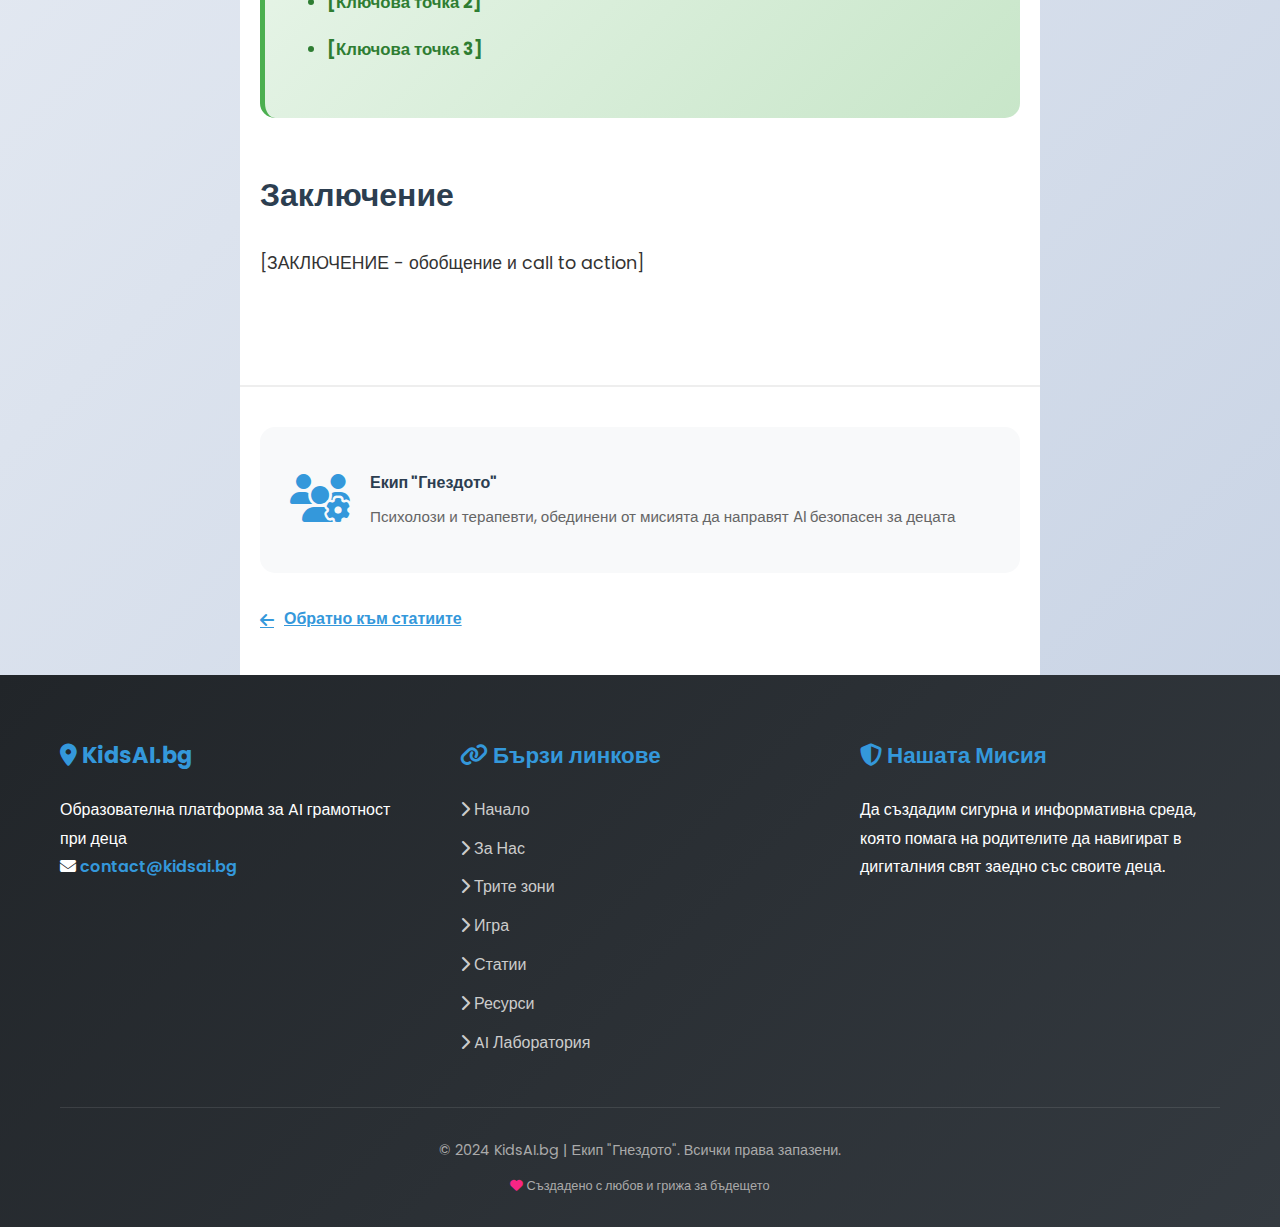
<file: article-AI test.html>
<!DOCTYPE html>
<html lang="bg">
<head>
<meta charset="UTF-8">
<meta name="viewport" content="width=device-width, initial-scale=1.0">
<title>[ТЕСТ] - KidsAI.bg</title>
<meta name="description" content="[С тази статия тествам връзка между разделите]">

<link rel="stylesheet" href="https://cdnjs.cloudflare.com/ajax/libs/font-awesome/6.4.0/css/all.min.css">
<link href="https://fonts.googleapis.com/css2?family=Poppins:wght@300;400;600;700&display=swap" rel="stylesheet">

<style>
:root {
--primary: #2c3e50;
--accent: #3498db;
--light-accent: #5dade2;
--dark: #212529;
--background-gradient: linear-gradient(135deg, #f5f7fa 0%, #c3cfe2 100%);
}

* {
margin: 0;
padding: 0;
box-sizing: border-box;
}

body {
font-family: 'Poppins', sans-serif;
background: var(--background-gradient);
color: var(--dark);
line-height: 1.8;
}

.container {
max-width: 1200px;
margin: 0 auto;
padding: 0 20px;
}

/* Header */
.main-header {
background: rgba(255, 255, 255, 0.95);
backdrop-filter: blur(10px);
padding: 1rem 0;
position: fixed;
width: 100%;
top: 0;
z-index: 1000;
box-shadow: 0 4px 20px rgba(0,0,0,0.1);
}

.header-container {
display: flex;
justify-content: space-between;
align-items: center;
}

.logo {
font-size: 2rem;
font-weight: 700;
background: linear-gradient(45deg, var(--primary), var(--accent));
-webkit-background-clip: text;
background-clip: text;
color: transparent;
text-decoration: none;
display: flex;
align-items: center;
gap: 10px;
}

.logo i {
font-size: 2.2rem;
color: var(--primary);
}

.nav-links {
display: flex;
gap: 1.5rem;
list-style: none;
align-items: center;
}

.nav-links a {
color: var(--dark);
text-decoration: none;
font-weight: 600;
font-size: 0.95rem;
padding: 8px 16px;
border-radius: 25px;
transition: all 0.3s ease;
white-space: nowrap;
}

.nav-links a:hover {
background: linear-gradient(45deg, var(--primary), var(--accent));
color: white;
transform: translateY(-2px);
}

.nav-links a.active {
background: linear-gradient(45deg, var(--primary), var(--accent));
color: white;
}

.hamburger {
display: none;
flex-direction: column;
cursor: pointer;
padding: 5px;
background: none;
border: none;
}

.hamburger span {
width: 28px;
height: 3px;
background: var(--primary);
margin: 4px 0;
transition: 0.3s;
border-radius: 3px;
}

/* Article */
.article-hero {
padding: 150px 0 80px;
text-align: center;
background: linear-gradient(135deg, #667eea 0%, #764ba2 100%);
color: white;
}

.article-category {
display: inline-block;
background: rgba(255, 255, 255, 0.2);
padding: 8px 20px;
border-radius: 20px;
font-size: 0.9rem;
margin-bottom: 20px;
}

.article-hero h1 {
font-size: 3rem;
margin-bottom: 1.5rem;
max-width: 800px;
margin-left: auto;
margin-right: auto;
}

.article-meta {
font-size: 1rem;
opacity: 0.9;
}

.article-meta i {
margin: 0 5px;
}

.article-content {
max-width: 800px;
margin: 0 auto;
padding: 80px 20px;
background: white;
}

.article-content h2 {
color: var(--primary);
font-size: 2rem;
margin: 3rem 0 1.5rem 0;
}

.article-content h3 {
color: var(--primary);
font-size: 1.5rem;
margin: 2rem 0 1rem 0;
}

.article-content p {
margin-bottom: 1.5rem;
font-size: 1.1rem;
line-height: 1.9;
color: #333;
}

.article-content ul,
.article-content ol {
margin: 1.5rem 0;
padding-left: 2rem;
}

.article-content li {
margin-bottom: 1rem;
font-size: 1.05rem;
}

.article-content blockquote {
border-left: 5px solid var(--accent);
background: #f8f9fa;
padding: 20px 30px;
margin: 2rem 0;
font-style: italic;
color: #555;
border-radius: 5px;
}

.article-content img {
max-width: 100%;
border-radius: 10px;
margin: 2rem 0;
box-shadow: 0 10px 30px rgba(0,0,0,0.1);
}

.key-takeaway {
background: linear-gradient(135deg, #e8f5e9 0%, #c8e6c9 100%);
padding: 30px;
border-radius: 15px;
border-left: 5px solid #4caf50;
margin: 3rem 0;
}

.key-takeaway h3 {
color: #2e7d32;
margin-top: 0;
}

.article-footer {
max-width: 800px;
margin: 0 auto;
padding: 40px 20px;
background: white;
border-top: 2px solid #eee;
}

.author-box {
display: flex;
align-items: center;
gap: 20px;
padding: 30px;
background: #f8f9fa;
border-radius: 15px;
}

.author-icon {
font-size: 3rem;
color: var(--accent);
}

.author-info h4 {
color: var(--primary);
margin-bottom: 5px;
}

.author-info p {
color: #666;
font-size: 0.95rem;
margin: 0;
}

.back-link {
display: inline-flex;
align-items: center;
gap: 10px;
color: var(--accent);
font-weight: 600;
margin-top: 2rem;
transition: all 0.3s ease;
}

.back-link:hover {
color: var(--primary);
padding-left: 5px;
}

/* Footer */
.main-footer {
background: linear-gradient(135deg, var(--dark), #343a40);
color: white;
padding: 60px 0 30px;
}

.footer-content {
display: grid;
grid-template-columns: repeat(auto-fit, minmax(250px, 1fr));
gap: 40px;
margin-bottom: 40px;
text-align: left;
}

.footer-section h4 {
font-size: 1.4rem;
margin-bottom: 20px;
color: var(--accent);
}

.footer-links {
list-style: none;
}

.footer-links li {
margin-bottom: 10px;
}

.footer-links a {
color: #ccc;
text-decoration: none;
transition: all 0.3s ease;
display: inline-block;
}

.footer-links a:hover {
color: white;
padding-left: 5px;
}

.footer-contact a {
color: var(--accent);
text-decoration: none;
font-weight: 600;
}

.copyright {
padding-top: 30px;
border-top: 1px solid rgba(255,255,255,0.1);
color: #aaa;
font-size: 0.9rem;
text-align: center;
}

/* Responsive */
@media (max-width: 992px) {
.nav-links {
position: fixed;
left: -100%;
top: 70px;
flex-direction: column;
background-color: rgba(255, 255, 255, 0.98);
width: 100%;
text-align: center;
transition: 0.4s;
box-shadow: 0 10px 30px rgba(0,0,0,0.2);
padding: 30px 0;
gap: 0;
}

.nav-links.active {
left: 0;
}

.nav-links li {
margin: 15px 0;
}

.hamburger {
display: flex;
}

.hamburger.active span:nth-child(1) {
transform: rotate(-45deg) translate(-6px, 6px);
}

.hamburger.active span:nth-child(2) {
opacity: 0;
}

.hamburger.active span:nth-child(3) {
transform: rotate(45deg) translate(-6px, -6px);
}

.article-hero h1 {
font-size: 2.2rem;
}

.article-content {
padding: 60px 20px;
}

.author-box {
flex-direction: column;
text-align: center;
}

.footer-content {
text-align: center;
}
}
</style>
</head>
<body>

<!-- Header -->
<header class="main-header">
<div class="container header-container">
<a href="index.html" class="logo">
Kids<span>AI</span>.bg
</a>

<nav>
<ul class="nav-links" id="navLinks">
<li><a href="index.html"><i class="fas fa-home"></i> Начало</a></li>
<li><a href="index.html#about"><i class="fas fa-users"></i> За Нас</a></li>
<li><a href="index.html#zones"><i class="fas fa-traffic-light"></i> Трите зони</a></li>
<li><a href="index.html#game"><i class="fas fa-gamepad"></i> Игра</a></li>
<li><a href="articles.html" class="active"><i class="fas fa-newspaper"></i> Статии</a></li>
<li><a href="resources.html"><i class="fas fa-book"></i> Ресурси</a></li>
<li><a href="ai-lab.html"><i class="fas fa-flask"></i> AI Лаборатория</a></li>
<li><a href="index.html#contact"><i class="fas fa-envelope"></i> Контакт</a></li>
</ul>
</nav>

<button class="hamburger" id="hamburger">
<span></span>
<span></span>
<span></span>
</button>
</div>
</header>

<!-- Article Hero -->
<section class="article-hero">
<div class="container">
<div class="article-category">
<i class="fas fa-tag"></i> [Безопасност]
</div>
<h1>[Тест]</h1>
<div class="article-meta">
<i class="fas fa-user"></i> Екип Гнездото
<i class="fas fa-calendar"></i> [ДАТА - напр. 15 Януари 2025]
<i class="fas fa-clock"></i> [ВРЕМЕ ЗА ЧЕТЕНЕ - напр. 8 мин]
</div>
</div>
</section>

<!-- Article Content -->
<article class="article-content">
<!-- 
ИНСТРУКЦИИ ЗА ИЗПОЛЗВАНЕ НА ТОЗИ ШАБЛОН:

1. Копирай този файл и го преименувай (напр. article-ai-homework.html)
2. Промени заглавието в <title> и <h1>
3. Промени meta description
4. Добави категория и дата
5. Напиши съдържанието тук:
-->

<p>
[ВЪВЕДЕНИЕ - 1-2 параграфа, които обясняват защо темата е важна и какво ще научи читателят]
</p>

<h2>[Тест 1]</h2>
<p>
[Съдържание на първата секция...]
</p>

<h3>[Под-подзаглавие ако трябва]</h3>
<p>
[Още съдържание...]
</p>

<ul>
<li>[Точка 1 от списък]</li>
<li>[Точка 2 от списък]</li>
<li>[Точка 3 от списък]</li>
</ul>

<h2>[ПОДЗАГЛАВИЕ 2]</h2>
<p>
[Съдържание на втората секция...]
</p>

<blockquote>
"[ЦИТАТ ИЛИ ВАЖНА МИСЪЛ]"
</blockquote>

<h2>[ПОДЗАГЛАВИЕ 3]</h2>
<p>
[Съдържание на третата секция...]
</p>

<div class="key-takeaway">
<h3 Ключови изводи:</h3>
<ul>
<li>[Ключова точка 1]</li>
<li>[Ключова точка 2]</li>
<li>[Ключова точка 3]</li>
</ul>
</div>

<h2>Заключение</h2>
<p>
[ЗАКЛЮЧЕНИЕ - обобщение и call to action]
</p>

</article>

<!-- Article Footer -->
<div class="article-footer">
<div class="author-box">
<div class="author-icon">
<i class="fas fa-users-cog"></i>
</div>
<div class="author-info">
<h4>Екип "Гнездото"</h4>
<p>Психолози и терапевти, обединени от мисията да направят AI безопасен за децата</p>
</div>
</div>

<a href="articles.html" class="back-link">
<i class="fas fa-arrow-left"></i> Обратно към статиите
</a>
</div>

<!-- Footer -->
<footer class="main-footer">
<div class="container">
<div class="footer-content">
<div class="footer-section">
<h4><i class="fas fa-map-marker-alt"></i> KidsAI.bg</h4>
<p>Образователна платформа за AI грамотност при деца</p>
<div class="footer-contact">
<p><i class="fas fa-envelope"></i> <a href="mailto:contact@kidsai.bg">contact@kidsai.bg</a></p>
</div>
</div>

<div class="footer-section">
<h4><i class="fas fa-link"></i> Бързи линкове</h4>
<ul class="footer-links">
<li><a href="index.html"><i class="fas fa-chevron-right"></i> Начало</a></li>
<li><a href="index.html#about"><i class="fas fa-chevron-right"></i> За Нас</a></li>
<li><a href="index.html#zones"><i class="fas fa-chevron-right"></i> Трите зони</a></li>
<li><a href="index.html#game"><i class="fas fa-chevron-right"></i> Игра</a></li>
<li><a href="articles.html"><i class="fas fa-chevron-right"></i> Статии</a></li>
<li><a href="resources.html"><i class="fas fa-chevron-right"></i> Ресурси</a></li>
<li><a href="ai-lab.html"><i class="fas fa-chevron-right"></i> AI Лаборатория</a></li>
</ul>
</div>

<div class="footer-section">
<h4><i class="fas fa-shield-alt"></i> Нашата Мисия</h4>
<p>Да създадим сигурна и информативна среда, която помага на родителите да навигират в дигиталния свят заедно със своите деца.</p>
</div>
</div>

<div class="copyright">
<p>&copy; 2024 KidsAI.bg | Екип "Гнездото". Всички права запазени.</p>
<p style="margin-top: 10px; font-size: 0.8rem;">
<i class="fas fa-heart" style="color: #f72585;"></i> Създадено с любов и грижа за бъдещето
</p>
</div>
</div>
</footer>

<script src="navigation.js"></script>
</body>
</html>
</file>
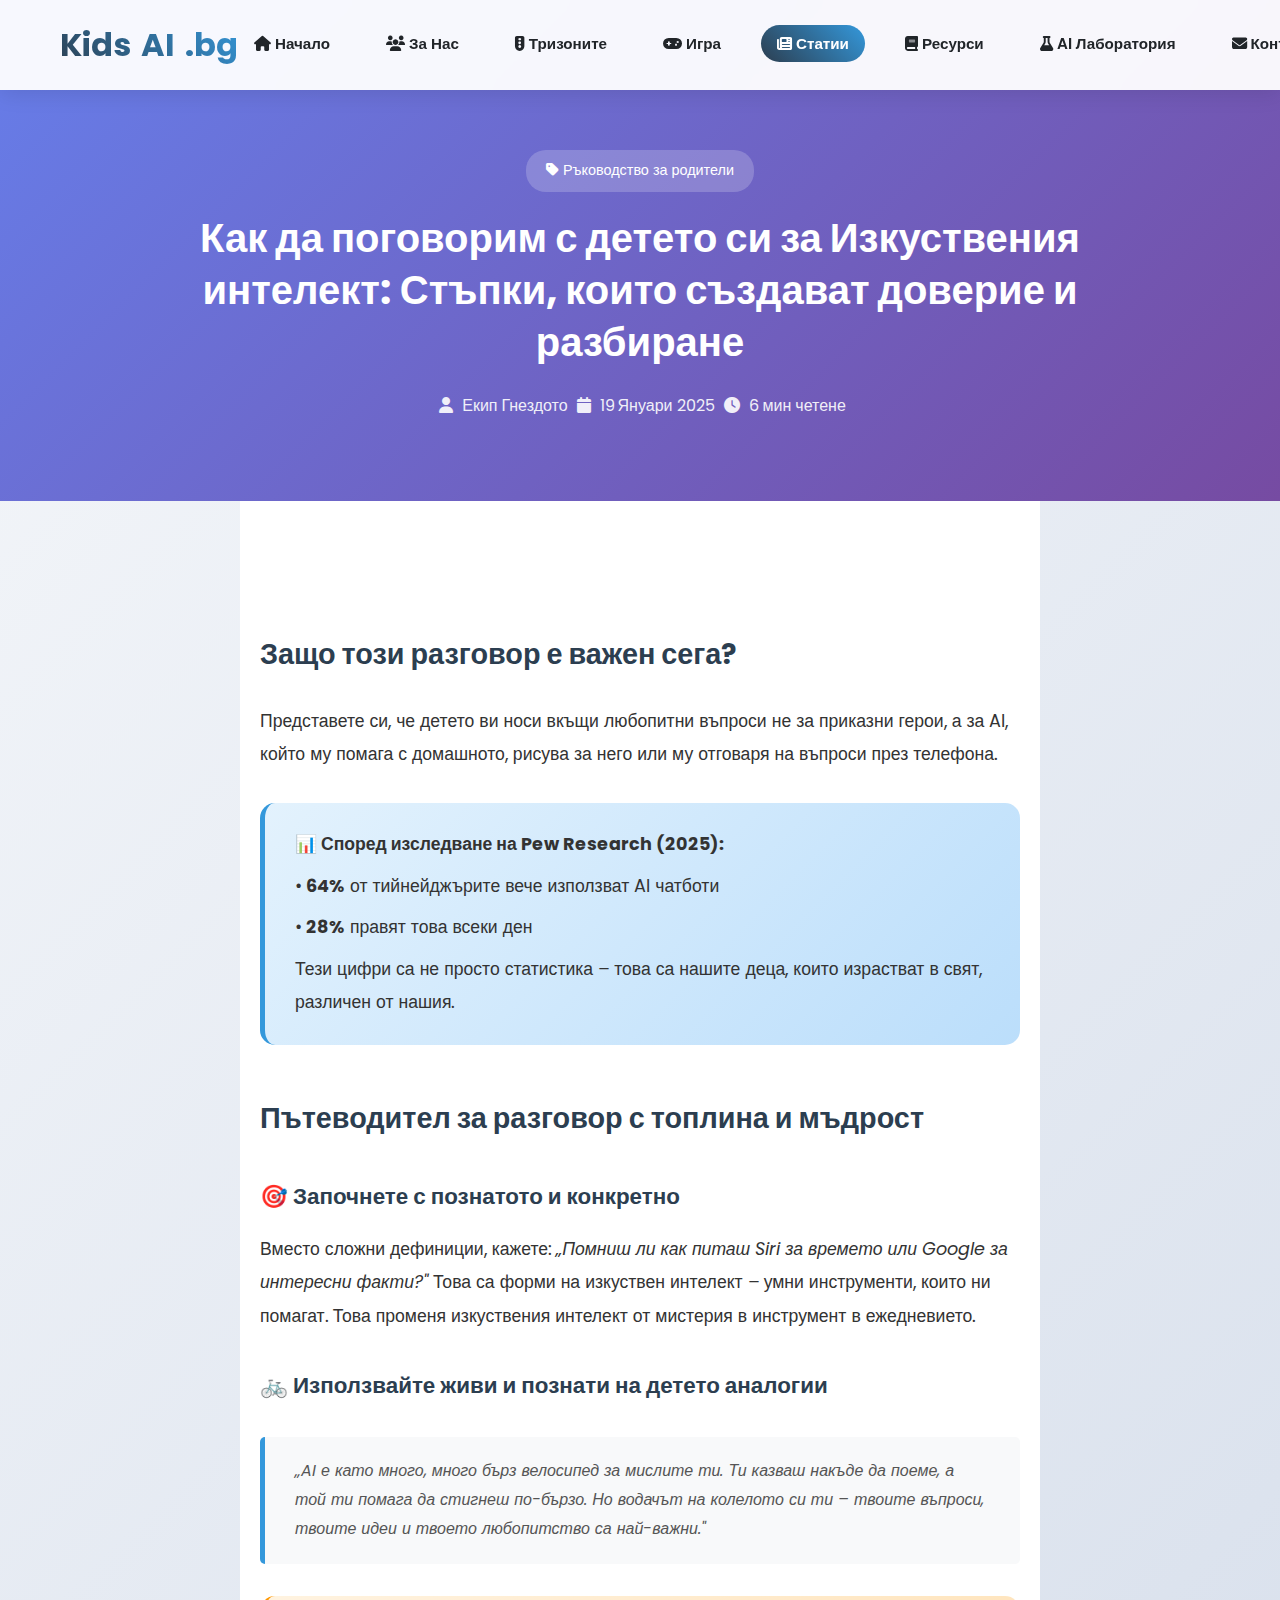
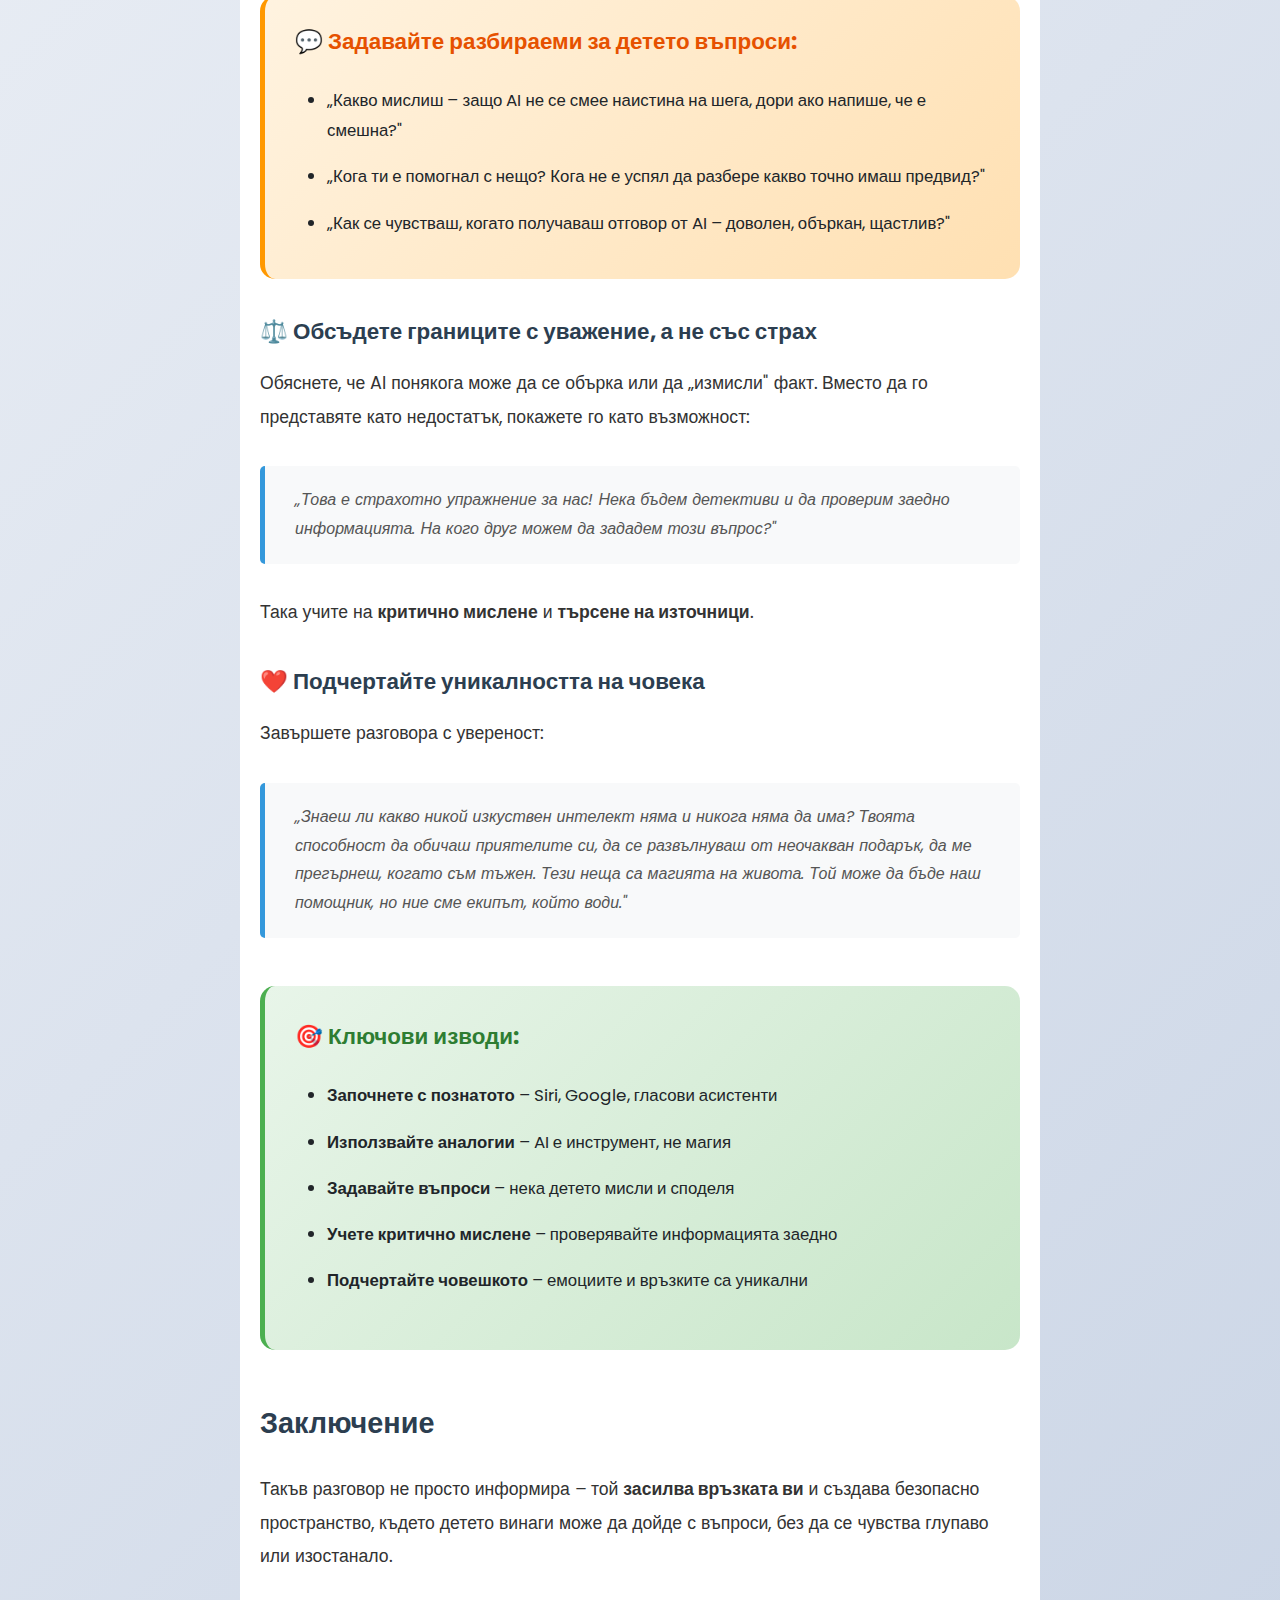
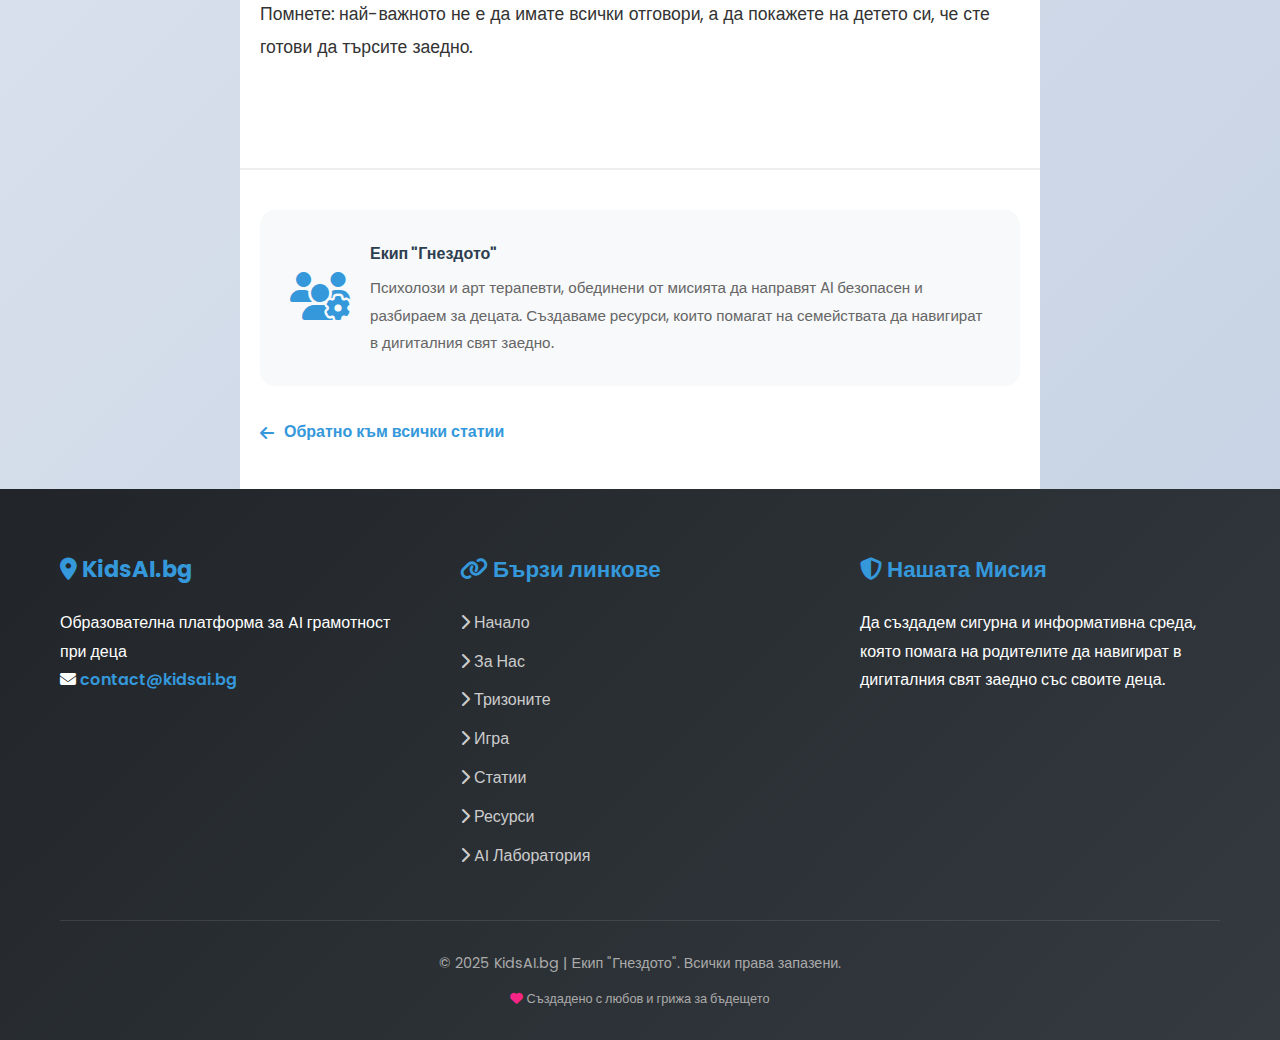
<file: article-ai-talk.html>
<!DOCTYPE html>
<html lang="bg">
<head>
<meta charset="UTF-8">
<meta name="viewport" content="width=device-width, initial-scale=1.0">
<title>Как да поговорим с детето си за Изкуствения интелект - KidsAI.bg</title>
<meta name="description" content="Стъпки, които създават доверие и разбиране. Практически съвети за родители как да обяснят AI на децата си.">

<!-- Open Graph -->
<meta property="og:type" content="article">
<meta property="og:url" content="https://www.kidsai.bg/article-ai-talk.html">
<meta property="og:title" content="Как да поговорим с детето си за Изкуствения интелект">
<meta property="og:description" content="Стъпки, които създават доверие и разбиране. Практически съвети за родители.">
<meta property="og:image" content="https://www.kidsai.bg/images/hero-bg.png">

<!-- Favicon -->
<link rel="icon" href="favicon.svg" type="image/svg+xml">

<link rel="stylesheet" href="https://cdnjs.cloudflare.com/ajax/libs/font-awesome/6.4.0/css/all.min.css">
<link href="https://fonts.googleapis.com/css2?family=Poppins:wght@300;400;600;700&display=swap" rel="stylesheet">

<style>
:root {
--primary: #2c3e50;
--accent: #3498db;
--light-accent: #5dade2;
--dark: #212529;
--background-gradient: linear-gradient(135deg, #f5f7fa 0%, #c3cfe2 100%);
}

* {
margin: 0;
padding: 0;
box-sizing: border-box;
}

body {
font-family: 'Poppins', sans-serif;
background: var(--background-gradient);
color: var(--dark);
line-height: 1.8;
}

.container {
max-width: 1200px;
margin: 0 auto;
padding: 0 20px;
}

/* Header */
.main-header {
background: rgba(255, 255, 255, 0.95);
backdrop-filter: blur(10px);
padding: 1rem 0;
position: fixed;
width: 100%;
top: 0;
z-index: 1000;
box-shadow: 0 4px 20px rgba(0,0,0,0.1);
}

.header-container {
display: flex;
justify-content: space-between;
align-items: center;
}

.logo {
font-size: 2rem;
font-weight: 700;
background: linear-gradient(45deg, var(--primary), var(--accent));
-webkit-background-clip: text;
background-clip: text;
color: transparent;
text-decoration: none;
display: flex;
align-items: center;
gap: 10px;
}

.nav-links {
display: flex;
gap: 1.5rem;
list-style: none;
align-items: center;
}

.nav-links a {
color: var(--dark);
text-decoration: none;
font-weight: 600;
font-size: 0.95rem;
padding: 8px 16px;
border-radius: 25px;
transition: all 0.3s ease;
white-space: nowrap;
}

.nav-links a:hover {
background: linear-gradient(45deg, var(--primary), var(--accent));
color: white;
transform: translateY(-2px);
}

.nav-links a.active {
background: linear-gradient(45deg, var(--primary), var(--accent));
color: white;
}

.hamburger {
display: none;
flex-direction: column;
cursor: pointer;
padding: 5px;
background: none;
border: none;
}

.hamburger span {
width: 28px;
height: 3px;
background: var(--primary);
margin: 4px 0;
transition: 0.3s;
border-radius: 3px;
}

/* Article */
.article-hero {
padding: 150px 0 80px;
text-align: center;
background: linear-gradient(135deg, #667eea 0%, #764ba2 100%);
color: white;
}

.article-category {
display: inline-block;
background: rgba(255, 255, 255, 0.2);
padding: 8px 20px;
border-radius: 20px;
font-size: 0.9rem;
margin-bottom: 20px;
}

.article-hero h1 {
font-size: 2.5rem;
margin-bottom: 1.5rem;
max-width: 900px;
margin-left: auto;
margin-right: auto;
line-height: 1.3;
}

.article-meta {
font-size: 1rem;
opacity: 0.9;
}

.article-meta i {
margin: 0 5px;
}

.article-content {
max-width: 800px;
margin: 0 auto;
padding: 80px 20px;
background: white;
}

.article-content h2 {
color: var(--primary);
font-size: 1.8rem;
margin: 3rem 0 1.5rem 0;
}

.article-content h3 {
color: var(--primary);
font-size: 1.4rem;
margin: 2rem 0 1rem 0;
}

.article-content p {
margin-bottom: 1.5rem;
font-size: 1.1rem;
line-height: 1.9;
color: #333;
}

.article-content ul,
.article-content ol {
margin: 1.5rem 0;
padding-left: 2rem;
}

.article-content li {
margin-bottom: 1rem;
font-size: 1.05rem;
}

.article-content blockquote {
border-left: 5px solid var(--accent);
background: #f8f9fa;
padding: 20px 30px;
margin: 2rem 0;
font-style: italic;
color: #555;
border-radius: 5px;
}

.highlight-box {
background: linear-gradient(135deg, #e3f2fd 0%, #bbdefb 100%);
padding: 25px 30px;
border-radius: 15px;
border-left: 5px solid var(--accent);
margin: 2rem 0;
}

.highlight-box p {
margin-bottom: 0.5rem;
}

.highlight-box p:last-child {
margin-bottom: 0;
}

.question-box {
background: linear-gradient(135deg, #fff3e0 0%, #ffe0b2 100%);
padding: 25px 30px;
border-radius: 15px;
border-left: 5px solid #ff9800;
margin: 2rem 0;
}

.question-box h3 {
color: #e65100;
margin-top: 0;
margin-bottom: 1rem;
}

.question-box ul {
margin-bottom: 0;
}

.key-takeaway {
background: linear-gradient(135deg, #e8f5e9 0%, #c8e6c9 100%);
padding: 30px;
border-radius: 15px;
border-left: 5px solid #4caf50;
margin: 3rem 0;
}

.key-takeaway h3 {
color: #2e7d32;
margin-top: 0;
}

.article-footer {
max-width: 800px;
margin: 0 auto;
padding: 40px 20px;
background: white;
border-top: 2px solid #eee;
}

.author-box {
display: flex;
align-items: center;
gap: 20px;
padding: 30px;
background: #f8f9fa;
border-radius: 15px;
}

.author-icon {
font-size: 3rem;
color: var(--accent);
}

.author-info h4 {
color: var(--primary);
margin-bottom: 5px;
}

.author-info p {
color: #666;
font-size: 0.95rem;
margin: 0;
}

.back-link {
display: inline-flex;
align-items: center;
gap: 10px;
color: var(--accent);
font-weight: 600;
margin-top: 2rem;
text-decoration: none;
transition: all 0.3s ease;
}

.back-link:hover {
color: var(--primary);
padding-left: 5px;
}

/* Footer */
.main-footer {
background: linear-gradient(135deg, var(--dark), #343a40);
color: white;
padding: 60px 0 30px;
}

.footer-content {
display: grid;
grid-template-columns: repeat(auto-fit, minmax(250px, 1fr));
gap: 40px;
margin-bottom: 40px;
text-align: left;
}

.footer-section h4 {
font-size: 1.4rem;
margin-bottom: 20px;
color: var(--accent);
}

.footer-links {
list-style: none;
}

.footer-links li {
margin-bottom: 10px;
}

.footer-links a {
color: #ccc;
text-decoration: none;
transition: all 0.3s ease;
display: inline-block;
}

.footer-links a:hover {
color: white;
padding-left: 5px;
}

.footer-contact a {
color: var(--accent);
text-decoration: none;
font-weight: 600;
}

.copyright {
padding-top: 30px;
border-top: 1px solid rgba(255,255,255,0.1);
color: #aaa;
font-size: 0.9rem;
text-align: center;
}

/* Responsive */
@media (max-width: 992px) {
.nav-links {
position: fixed;
left: -100%;
top: 70px;
flex-direction: column;
background-color: rgba(255, 255, 255, 0.98);
width: 100%;
text-align: center;
transition: 0.4s;
box-shadow: 0 10px 30px rgba(0,0,0,0.2);
padding: 30px 0;
gap: 0;
}

.nav-links.active {
left: 0;
}

.nav-links li {
margin: 15px 0;
}

.hamburger {
display: flex;
}

.hamburger.active span:nth-child(1) {
transform: rotate(-45deg) translate(-6px, 6px);
}

.hamburger.active span:nth-child(2) {
opacity: 0;
}

.hamburger.active span:nth-child(3) {
transform: rotate(45deg) translate(-6px, -6px);
}

.article-hero h1 {
font-size: 1.8rem;
}

.article-content {
padding: 60px 20px;
}

.author-box {
flex-direction: column;
text-align: center;
}

.footer-content {
text-align: center;
}
}
</style>
</head>
<body>

<!-- Header -->
<header class="main-header">
<div class="container header-container">
<a href="index.html" class="logo">
Kids<span>AI</span>.bg
</a>

<nav>
<ul class="nav-links" id="navLinks">
<li><a href="index.html"><i class="fas fa-home"></i> Начало</a></li>
<li><a href="index.html#about"><i class="fas fa-users"></i> За Нас</a></li>
<li><a href="index.html#zones"><i class="fas fa-traffic-light"></i> Тризоните</a></li>
<li><a href="index.html#game"><i class="fas fa-gamepad"></i> Игра</a></li>
<li><a href="articles.html" class="active"><i class="fas fa-newspaper"></i> Статии</a></li>
<li><a href="resources.html"><i class="fas fa-book"></i> Ресурси</a></li>
<li><a href="ai-lab.html"><i class="fas fa-flask"></i> AI Лаборатория</a></li>
<li><a href="contact.html"><i class="fas fa-envelope"></i> Контакт</a></li>
</ul>
</nav>

<button class="hamburger" id="hamburger">
<span></span>
<span></span>
<span></span>
</button>
</div>
</header>

<!-- Article Hero -->
<section class="article-hero">
<div class="container">
<div class="article-category">
<i class="fas fa-tag"></i> Ръководство за родители
</div>
<h1>Как да поговорим с детето си за Изкуствения интелект: Стъпки, които създават доверие и разбиране</h1>
<div class="article-meta">
<i class="fas fa-user"></i> Екип Гнездото
<i class="fas fa-calendar"></i> 19 Януари 2025
<i class="fas fa-clock"></i> 6 мин четене
</div>
</div>
</section>

<!-- Article Content -->
<article class="article-content">

<h2>Защо този разговор е важен сега?</h2>

<p>
Представете си, че детето ви носи вкъщи любопитни въпроси не за приказни герои, а за AI, който му помага с домашното, рисува за него или му отговаря на въпроси през телефона.
</p>

<div class="highlight-box">
<p><strong>📊 Според изследване на Pew Research (2025):</strong></p>
<p>• <strong>64%</strong> от тийнейджърите вече използват AI чатботи</p>
<p>• <strong>28%</strong> правят това всеки ден</p>
<p>Тези цифри са не просто статистика – това са нашите деца, които израстват в свят, различен от нашия.</p>
</div>

<h2>Пътеводител за разговор с топлина и мъдрост</h2>

<h3>🎯 Започнете с познатото и конкретно</h3>

<p>
Вместо сложни дефиниции, кажете: <em>„Помниш ли как питаш Siri за времето или Google за интересни факти?"</em> Това са форми на изкуствен интелект – умни инструменти, които ни помагат. Това променя изкуствения интелект от мистерия в инструмент в ежедневието.
</p>

<h3>🚲 Използвайте живи и познати на детето аналогии</h3>

<blockquote>
„AI е като много, много бърз велосипед за мислите ти. Ти казваш накъде да поеме, а той ти помага да стигнеш по-бързо. Но водачът на колелото си ти – твоите въпроси, твоите идеи и твоето любопитство са най-важни."
</blockquote>

<div class="question-box">
<h3>💬 Задавайте разбираеми за детето въпроси:</h3>
<ul>
<li>„Какво мислиш – защо AI не се смее наистина на шега, дори ако напише, че е смешна?"</li>
<li>„Кога ти е помогнал с нещо? Кога не е успял да разбере какво точно имаш предвид?"</li>
<li>„Как се чувстваш, когато получаваш отговор от AI – доволен, объркан, щастлив?"</li>
</ul>
</div>

<h3>⚖️ Обсъдете границите с уважение, а не със страх</h3>

<p>
Обяснете, че AI понякога може да се обърка или да „измисли" факт. Вместо да го представяте като недостатък, покажете го като възможност:
</p>

<blockquote>
„Това е страхотно упражнение за нас! Нека бъдем детективи и да проверим заедно информацията. На кого друг можем да зададем този въпрос?"
</blockquote>

<p>
Така учите на <strong>критично мислене</strong> и <strong>търсене на източници</strong>.
</p>

<h3>❤️ Подчертайте уникалността на човека</h3>

<p>
Завършете разговора с увереност:
</p>

<blockquote>
„Знаеш ли какво никой изкуствен интелект няма и никога няма да има? Твоята способност да обичаш приятелите си, да се развълнуваш от неочакван подарък, да ме прегърнеш, когато съм тъжен. Тези неща са магията на живота. Той може да бъде наш помощник, но ние сме екипът, който води."
</blockquote>

<div class="key-takeaway">
<h3>🎯 Ключови изводи:</h3>
<ul>
<li><strong>Започнете с познатото</strong> – Siri, Google, гласови асистенти</li>
<li><strong>Използвайте аналогии</strong> – AI е инструмент, не магия</li>
<li><strong>Задавайте въпроси</strong> – нека детето мисли и споделя</li>
<li><strong>Учете критично мислене</strong> – проверявайте информацията заедно</li>
<li><strong>Подчертайте човешкото</strong> – емоциите и връзките са уникални</li>
</ul>
</div>

<h2>Заключение</h2>

<p>
Такъв разговор не просто информира – той <strong>засилва връзката ви</strong> и създава безопасно пространство, където детето винаги може да дойде с въпроси, без да се чувства глупаво или изостанало.
</p>

<p>
Помнете: най-важното не е да имате всички отговори, а да покажете на детето си, че сте готови да търсите заедно.
</p>

</article>

<!-- Article Footer -->
<div class="article-footer">
<div class="author-box">
<div class="author-icon">
<i class="fas fa-users-cog"></i>
</div>
<div class="author-info">
<h4>Екип "Гнездото"</h4>
<p>Психолози и арт терапевти, обединени от мисията да направят AI безопасен и разбираем за децата. Създаваме ресурси, които помагат на семействата да навигират в дигиталния свят заедно.</p>
</div>
</div>

<a href="articles.html" class="back-link">
<i class="fas fa-arrow-left"></i> Обратно към всички статии
</a>
</div>

<!-- Footer -->
<footer class="main-footer">
<div class="container">
<div class="footer-content">
<div class="footer-section">
<h4><i class="fas fa-map-marker-alt"></i> KidsAI.bg</h4>
<p>Образователна платформа за AI грамотност при деца</p>
<div class="footer-contact">
<p><i class="fas fa-envelope"></i> <a href="mailto:contact@kidsai.bg">contact@kidsai.bg</a></p>
</div>
</div>

<div class="footer-section">
<h4><i class="fas fa-link"></i> Бързи линкове</h4>
<ul class="footer-links">
<li><a href="index.html"><i class="fas fa-chevron-right"></i> Начало</a></li>
<li><a href="index.html#about"><i class="fas fa-chevron-right"></i> За Нас</a></li>
<li><a href="index.html#zones"><i class="fas fa-chevron-right"></i> Тризоните</a></li>
<li><a href="index.html#game"><i class="fas fa-chevron-right"></i> Игра</a></li>
<li><a href="articles.html"><i class="fas fa-chevron-right"></i> Статии</a></li>
<li><a href="resources.html"><i class="fas fa-chevron-right"></i> Ресурси</a></li>
<li><a href="ai-lab.html"><i class="fas fa-chevron-right"></i> AI Лаборатория</a></li>
</ul>
</div>

<div class="footer-section">
<h4><i class="fas fa-shield-alt"></i> Нашата Мисия</h4>
<p>Да създадем сигурна и информативна среда, която помага на родителите да навигират в дигиталния свят заедно със своите деца.</p>
</div>
</div>

<div class="copyright">
<p>&copy; 2025 KidsAI.bg | Екип "Гнездото". Всички права запазени.</p>
<p style="margin-top: 10px; font-size: 0.8rem;">
<i class="fas fa-heart" style="color: #f72585;"></i> Създадено с любов и грижа за бъдещето
</p>
</div>
</div>
</footer>

<script src="navigation.js"></script>
</body>
</html>
</file>
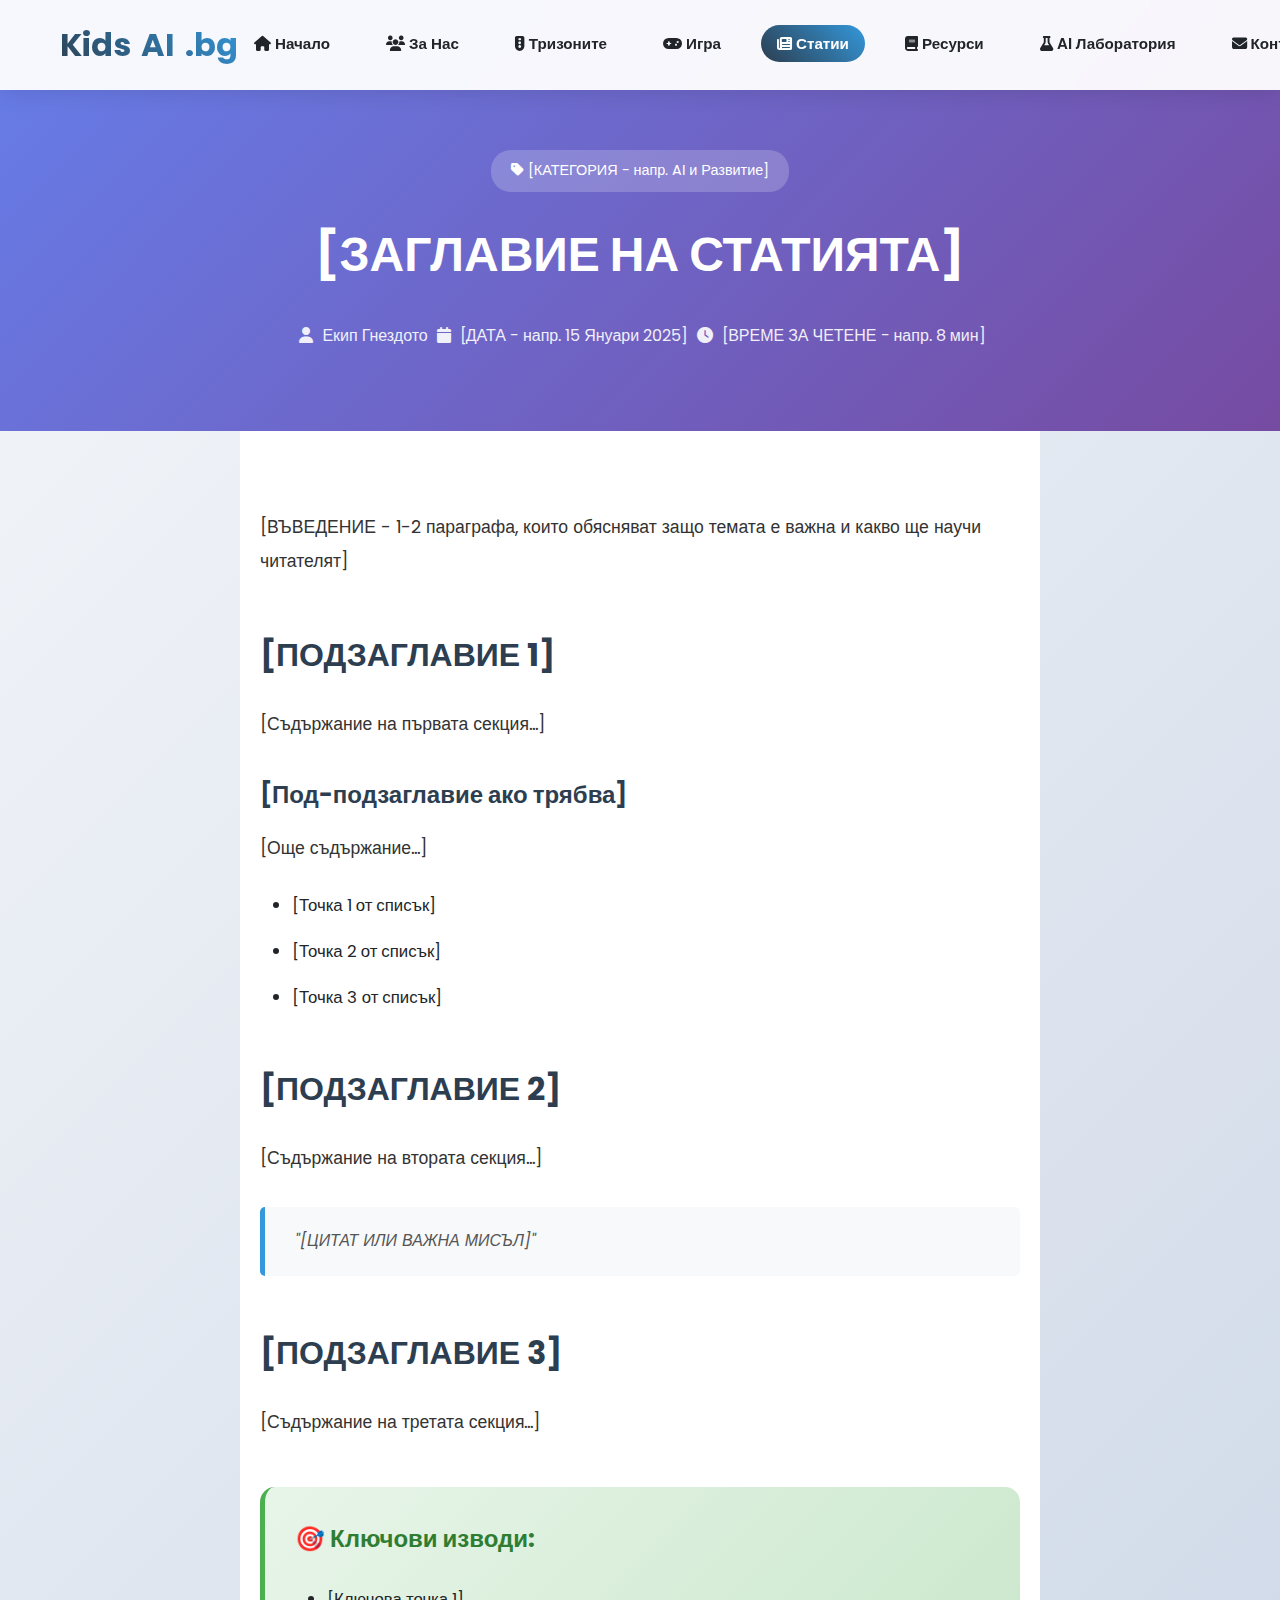
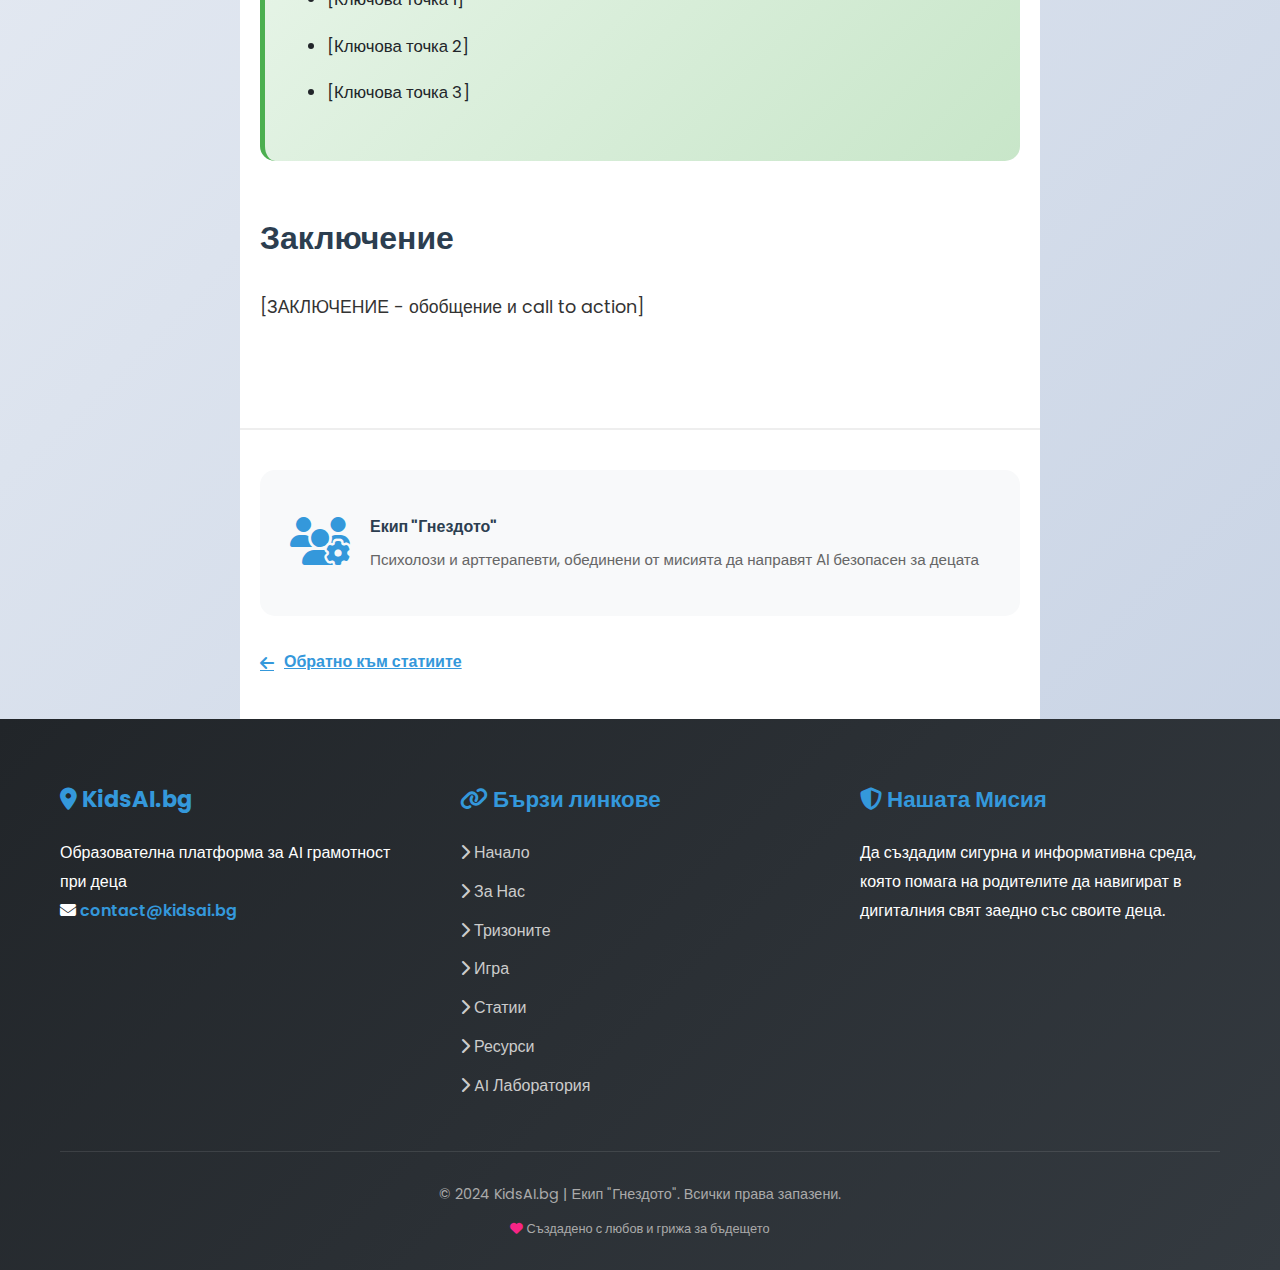
<file: article-template.html>
<!DOCTYPE html>
<html lang="bg">
<head>
<meta charset="UTF-8">
<meta name="viewport" content="width=device-width, initial-scale=1.0">
<title>[ЗАГЛАВИЕ НА СТАТИЯТА] - KidsAI.bg</title>
<meta name="description" content="[КРАТКО ОПИСАНИЕ НА СТАТИЯТА]">

<link rel="stylesheet" href="https://cdnjs.cloudflare.com/ajax/libs/font-awesome/6.4.0/css/all.min.css">
<link href="https://fonts.googleapis.com/css2?family=Poppins:wght@300;400;600;700&display=swap" rel="stylesheet">

<style>
:root {
--primary: #2c3e50;
--accent: #3498db;
--light-accent: #5dade2;
--dark: #212529;
--background-gradient: linear-gradient(135deg, #f5f7fa 0%, #c3cfe2 100%);
}

* {
margin: 0;
padding: 0;
box-sizing: border-box;
}

body {
font-family: 'Poppins', sans-serif;
background: var(--background-gradient);
color: var(--dark);
line-height: 1.8;
}

.container {
max-width: 1200px;
margin: 0 auto;
padding: 0 20px;
}

/* Header */
.main-header {
background: rgba(255, 255, 255, 0.95);
backdrop-filter: blur(10px);
padding: 1rem 0;
position: fixed;
width: 100%;
top: 0;
z-index: 1000;
box-shadow: 0 4px 20px rgba(0,0,0,0.1);
}

.header-container {
display: flex;
justify-content: space-between;
align-items: center;
}

.logo {
font-size: 2rem;
font-weight: 700;
background: linear-gradient(45deg, var(--primary), var(--accent));
-webkit-background-clip: text;
background-clip: text;
color: transparent;
text-decoration: none;
display: flex;
align-items: center;
gap: 10px;
}

.logo i {
font-size: 2.2rem;
color: var(--primary);
}

.nav-links {
display: flex;
gap: 1.5rem;
list-style: none;
align-items: center;
}

.nav-links a {
color: var(--dark);
text-decoration: none;
font-weight: 600;
font-size: 0.95rem;
padding: 8px 16px;
border-radius: 25px;
transition: all 0.3s ease;
white-space: nowrap;
}

.nav-links a:hover {
background: linear-gradient(45deg, var(--primary), var(--accent));
color: white;
transform: translateY(-2px);
}

.nav-links a.active {
background: linear-gradient(45deg, var(--primary), var(--accent));
color: white;
}

.hamburger {
display: none;
flex-direction: column;
cursor: pointer;
padding: 5px;
background: none;
border: none;
}

.hamburger span {
width: 28px;
height: 3px;
background: var(--primary);
margin: 4px 0;
transition: 0.3s;
border-radius: 3px;
}

/* Article */
.article-hero {
padding: 150px 0 80px;
text-align: center;
background: linear-gradient(135deg, #667eea 0%, #764ba2 100%);
color: white;
}

.article-category {
display: inline-block;
background: rgba(255, 255, 255, 0.2);
padding: 8px 20px;
border-radius: 20px;
font-size: 0.9rem;
margin-bottom: 20px;
}

.article-hero h1 {
font-size: 3rem;
margin-bottom: 1.5rem;
max-width: 800px;
margin-left: auto;
margin-right: auto;
}

.article-meta {
font-size: 1rem;
opacity: 0.9;
}

.article-meta i {
margin: 0 5px;
}

.article-content {
max-width: 800px;
margin: 0 auto;
padding: 80px 20px;
background: white;
}

.article-content h2 {
color: var(--primary);
font-size: 2rem;
margin: 3rem 0 1.5rem 0;
}

.article-content h3 {
color: var(--primary);
font-size: 1.5rem;
margin: 2rem 0 1rem 0;
}

.article-content p {
margin-bottom: 1.5rem;
font-size: 1.1rem;
line-height: 1.9;
color: #333;
}

.article-content ul,
.article-content ol {
margin: 1.5rem 0;
padding-left: 2rem;
}

.article-content li {
margin-bottom: 1rem;
font-size: 1.05rem;
}

.article-content blockquote {
border-left: 5px solid var(--accent);
background: #f8f9fa;
padding: 20px 30px;
margin: 2rem 0;
font-style: italic;
color: #555;
border-radius: 5px;
}

.article-content img {
max-width: 100%;
border-radius: 10px;
margin: 2rem 0;
box-shadow: 0 10px 30px rgba(0,0,0,0.1);
}

.key-takeaway {
background: linear-gradient(135deg, #e8f5e9 0%, #c8e6c9 100%);
padding: 30px;
border-radius: 15px;
border-left: 5px solid #4caf50;
margin: 3rem 0;
}

.key-takeaway h3 {
color: #2e7d32;
margin-top: 0;
}

.article-footer {
max-width: 800px;
margin: 0 auto;
padding: 40px 20px;
background: white;
border-top: 2px solid #eee;
}

.author-box {
display: flex;
align-items: center;
gap: 20px;
padding: 30px;
background: #f8f9fa;
border-radius: 15px;
}

.author-icon {
font-size: 3rem;
color: var(--accent);
}

.author-info h4 {
color: var(--primary);
margin-bottom: 5px;
}

.author-info p {
color: #666;
font-size: 0.95rem;
margin: 0;
}

.back-link {
display: inline-flex;
align-items: center;
gap: 10px;
color: var(--accent);
font-weight: 600;
margin-top: 2rem;
transition: all 0.3s ease;
}

.back-link:hover {
color: var(--primary);
padding-left: 5px;
}

/* Footer */
.main-footer {
background: linear-gradient(135deg, var(--dark), #343a40);
color: white;
padding: 60px 0 30px;
}

.footer-content {
display: grid;
grid-template-columns: repeat(auto-fit, minmax(250px, 1fr));
gap: 40px;
margin-bottom: 40px;
text-align: left;
}

.footer-section h4 {
font-size: 1.4rem;
margin-bottom: 20px;
color: var(--accent);
}

.footer-links {
list-style: none;
}

.footer-links li {
margin-bottom: 10px;
}

.footer-links a {
color: #ccc;
text-decoration: none;
transition: all 0.3s ease;
display: inline-block;
}

.footer-links a:hover {
color: white;
padding-left: 5px;
}

.footer-contact a {
color: var(--accent);
text-decoration: none;
font-weight: 600;
}

.copyright {
padding-top: 30px;
border-top: 1px solid rgba(255,255,255,0.1);
color: #aaa;
font-size: 0.9rem;
text-align: center;
}

/* Responsive */
@media (max-width: 992px) {
.nav-links {
position: fixed;
left: -100%;
top: 70px;
flex-direction: column;
background-color: rgba(255, 255, 255, 0.98);
width: 100%;
text-align: center;
transition: 0.4s;
box-shadow: 0 10px 30px rgba(0,0,0,0.2);
padding: 30px 0;
gap: 0;
}

.nav-links.active {
left: 0;
}

.nav-links li {
margin: 15px 0;
}

.hamburger {
display: flex;
}

.hamburger.active span:nth-child(1) {
transform: rotate(-45deg) translate(-6px, 6px);
}

.hamburger.active span:nth-child(2) {
opacity: 0;
}

.hamburger.active span:nth-child(3) {
transform: rotate(45deg) translate(-6px, -6px);
}

.article-hero h1 {
font-size: 2.2rem;
}

.article-content {
padding: 60px 20px;
}

.author-box {
flex-direction: column;
text-align: center;
}

.footer-content {
text-align: center;
}
}
</style>
</head>
<body>

<!-- Header -->
<header class="main-header">
<div class="container header-container">
<a href="index.html" class="logo">
Kids<span>AI</span>.bg
</a>

<nav>
<ul class="nav-links" id="navLinks">
<li><a href="index.html"><i class="fas fa-home"></i> Начало</a></li>
<li><a href="index.html#about"><i class="fas fa-users"></i> За Нас</a></li>
<li><a href="index.html#zones"><i class="fas fa-traffic-light"></i> Тризоните</a></li>
<li><a href="index.html#game"><i class="fas fa-gamepad"></i> Игра</a></li>
<li><a href="articles.html" class="active"><i class="fas fa-newspaper"></i> Статии</a></li>
<li><a href="resources.html"><i class="fas fa-book"></i> Ресурси</a></li>
<li><a href="ai-lab.html"><i class="fas fa-flask"></i> AI Лаборатория</a></li>
<li><a href="contact.html"><i class="fas fa-envelope"></i> Контакт</a></li>
</ul>
</nav>

<button class="hamburger" id="hamburger">
<span></span>
<span></span>
<span></span>
</button>
</div>
</header>

<!-- Article Hero -->
<section class="article-hero">
<div class="container">
<div class="article-category">
<i class="fas fa-tag"></i> [КАТЕГОРИЯ - напр. AI и Развитие]
</div>
<h1>[ЗАГЛАВИЕ НА СТАТИЯТА]</h1>
<div class="article-meta">
<i class="fas fa-user"></i> Екип Гнездото
<i class="fas fa-calendar"></i> [ДАТА - напр. 15 Януари 2025]
<i class="fas fa-clock"></i> [ВРЕМЕ ЗА ЧЕТЕНЕ - напр. 8 мин]
</div>
</div>
</section>

<!-- Article Content -->
<article class="article-content">
<!-- 
ИНСТРУКЦИИ ЗА ИЗПОЛЗВАНЕ НА ТОЗИ ШАБЛОН:

1. Копирай този файл и го преименувай (напр. article-ai-homework.html)
2. Промени заглавието в <title> и <h1>
3. Промени meta description
4. Добави категория и дата
5. Напиши съдържанието тук:
-->

<p>
[ВЪВЕДЕНИЕ - 1-2 параграфа, които обясняват защо темата е важна и какво ще научи читателят]
</p>

<h2>[ПОДЗАГЛАВИЕ 1]</h2>
<p>
[Съдържание на първата секция...]
</p>

<h3>[Под-подзаглавие ако трябва]</h3>
<p>
[Още съдържание...]
</p>

<ul>
<li>[Точка 1 от списък]</li>
<li>[Точка 2 от списък]</li>
<li>[Точка 3 от списък]</li>
</ul>

<h2>[ПОДЗАГЛАВИЕ 2]</h2>
<p>
[Съдържание на втората секция...]
</p>

<blockquote>
"[ЦИТАТ ИЛИ ВАЖНА МИСЪЛ]"
</blockquote>

<h2>[ПОДЗАГЛАВИЕ 3]</h2>
<p>
[Съдържание на третата секция...]
</p>

<div class="key-takeaway">
<h3>🎯 Ключови изводи:</h3>
<ul>
<li>[Ключова точка 1]</li>
<li>[Ключова точка 2]</li>
<li>[Ключова точка 3]</li>
</ul>
</div>

<h2>Заключение</h2>
<p>
[ЗАКЛЮЧЕНИЕ - обобщение и call to action]
</p>

</article>

<!-- Article Footer -->
<div class="article-footer">
<div class="author-box">
<div class="author-icon">
<i class="fas fa-users-cog"></i>
</div>
<div class="author-info">
<h4>Екип "Гнездото"</h4>
<p>Психолози и арттерапевти, обединени от мисията да направят AI безопасен за децата</p>
</div>
</div>

<a href="articles.html" class="back-link">
<i class="fas fa-arrow-left"></i> Обратно към статиите
</a>
</div>

<!-- Footer -->
<footer class="main-footer">
<div class="container">
<div class="footer-content">
<div class="footer-section">
<h4><i class="fas fa-map-marker-alt"></i> KidsAI.bg</h4>
<p>Образователна платформа за AI грамотност при деца</p>
<div class="footer-contact">
<p><i class="fas fa-envelope"></i> <a href="mailto:contact@kidsai.bg">contact@kidsai.bg</a></p>
</div>
</div>

<div class="footer-section">
<h4><i class="fas fa-link"></i> Бързи линкове</h4>
<ul class="footer-links">
<li><a href="index.html"><i class="fas fa-chevron-right"></i> Начало</a></li>
<li><a href="index.html#about"><i class="fas fa-chevron-right"></i> За Нас</a></li>
<li><a href="index.html#zones"><i class="fas fa-chevron-right"></i> Тризоните</a></li>
<li><a href="index.html#game"><i class="fas fa-chevron-right"></i> Игра</a></li>
<li><a href="articles.html"><i class="fas fa-chevron-right"></i> Статии</a></li>
<li><a href="resources.html"><i class="fas fa-chevron-right"></i> Ресурси</a></li>
<li><a href="ai-lab.html"><i class="fas fa-chevron-right"></i> AI Лаборатория</a></li>
</ul>
</div>

<div class="footer-section">
<h4><i class="fas fa-shield-alt"></i> Нашата Мисия</h4>
<p>Да създадим сигурна и информативна среда, която помага на родителите да навигират в дигиталния свят заедно със своите деца.</p>
</div>
</div>

<div class="copyright">
<p>&copy; 2024 KidsAI.bg | Екип "Гнездото". Всички права запазени.</p>
<p style="margin-top: 10px; font-size: 0.8rem;">
<i class="fas fa-heart" style="color: #f72585;"></i> Създадено с любов и грижа за бъдещето
</p>
</div>
</div>
</footer>

<script src="navigation.js"></script>
</body>
</html>
</file>
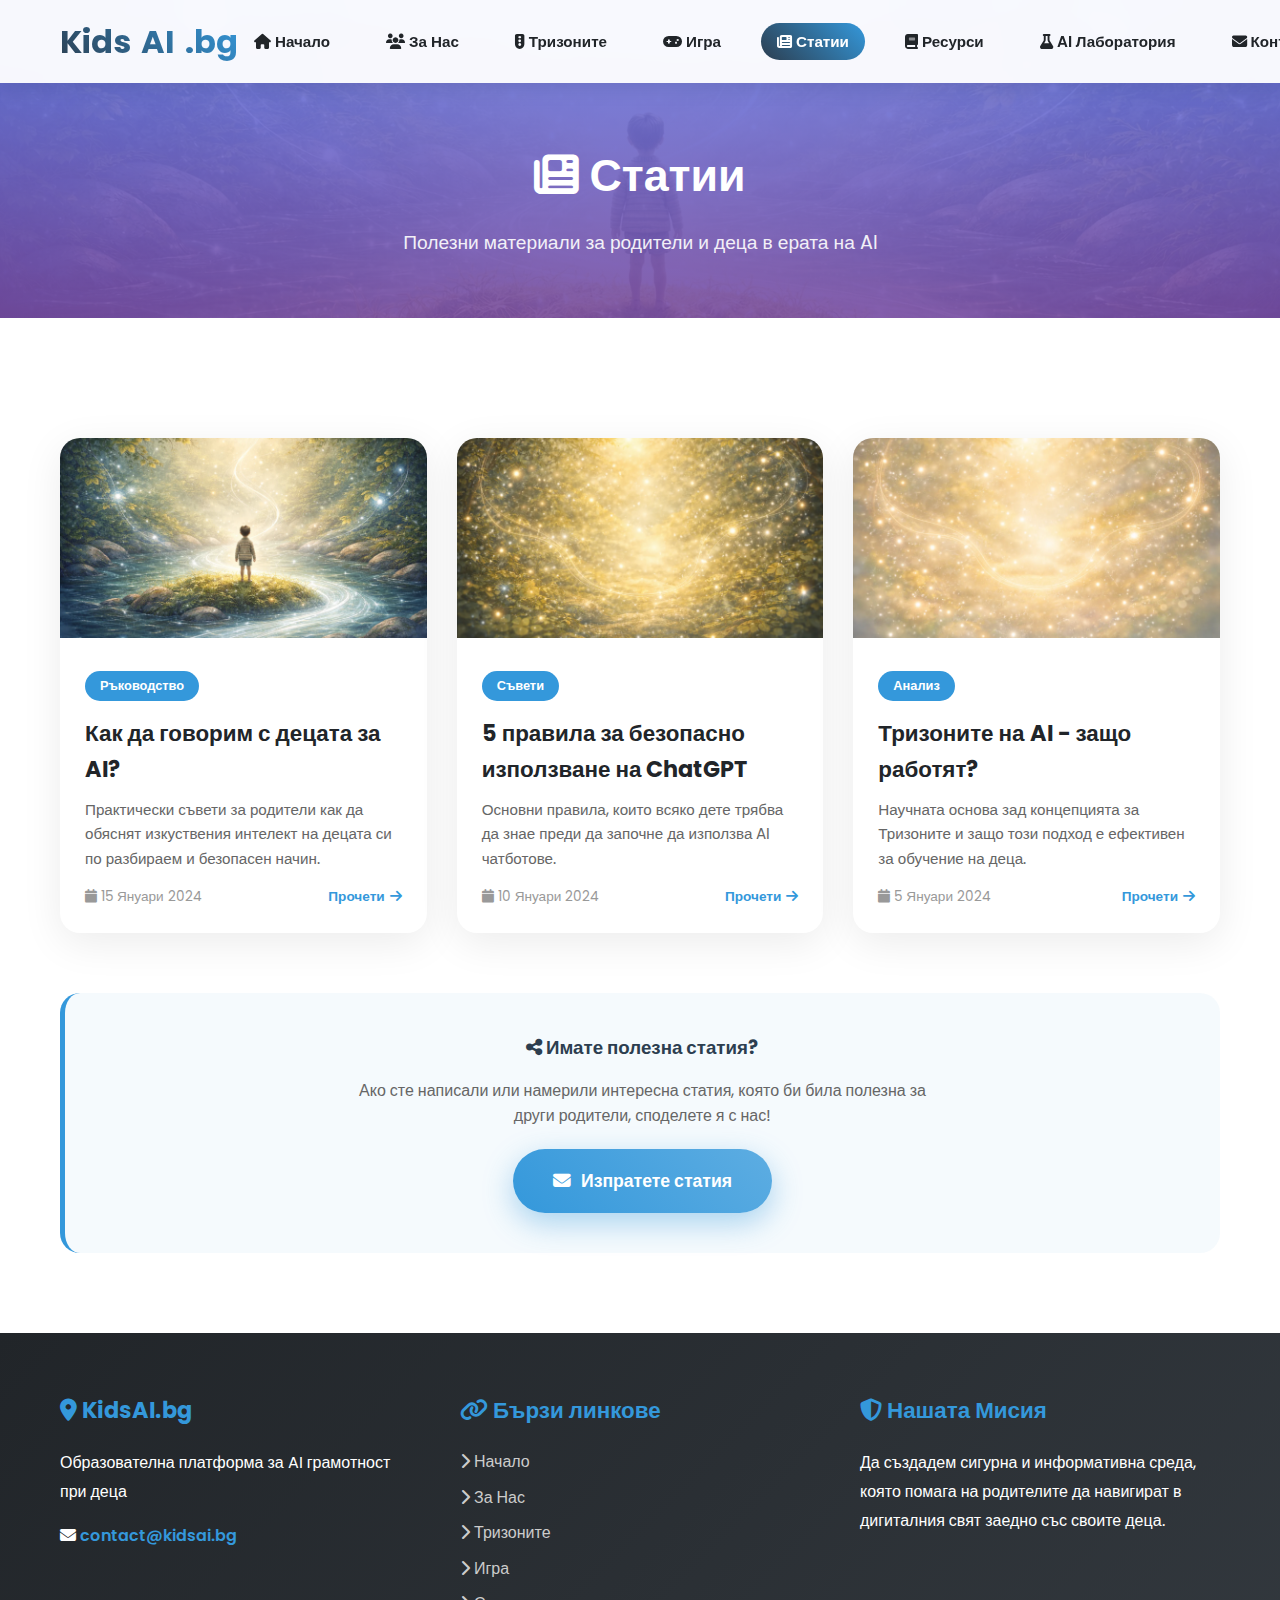
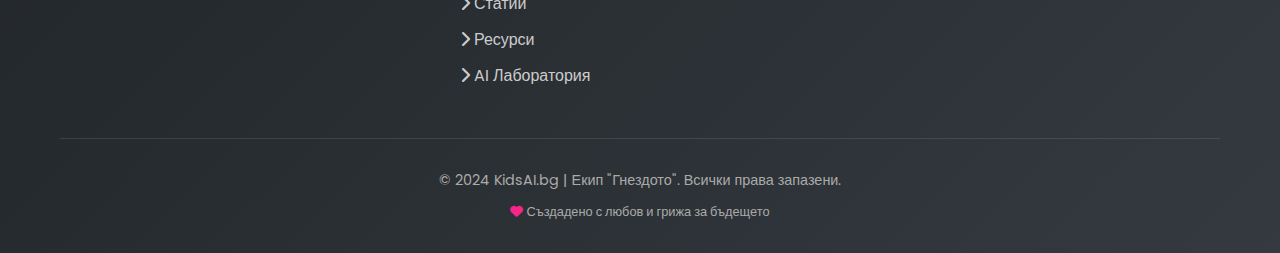
<file: articles.html>
<!DOCTYPE html>
<html lang="bg">
<head>
    <meta charset="UTF-8">
    <meta name="viewport" content="width=device-width, initial-scale=1.0">
    <title>Статии | KidsAI.bg - Екип Гнездото</title>
    <meta name="description" content="Статии и ръководства за родители за безопасно използване на AI от деца. Практически съвети от Екип Гнездото.">
    
    <!-- Open Graph -->
    <meta property="og:type" content="website">
    <meta property="og:url" content="https://www.kidsai.bg/articles.html">
    <meta property="og:title" content="Статии | KidsAI.bg - Екип Гнездото">
    <meta property="og:description" content="Статии и ръководства за родители за безопасно използване на AI от деца.">
    <meta property="og:image" content="https://www.kidsai.bg/images/hero-bg.png">
    
    <!-- Favicon -->
    <link rel="icon" href="favicon.svg" type="image/svg+xml">
    
    <!-- Шрифтове и иконки -->
    <link rel="stylesheet" href="https://cdnjs.cloudflare.com/ajax/libs/font-awesome/6.4.0/css/all.min.css">
    <link href="https://fonts.googleapis.com/css2?family=Poppins:wght@300;400;600;700&display=swap" rel="stylesheet">
    
    <!-- Основни стилове -->
    <link rel="stylesheet" href="styles.css">
</head>
<body>

<!-- Хедър -->
<header class="main-header">
    <div class="container header-container">
        <a href="index.html" class="logo">
            Kids<span>AI</span>.bg
        </a>
        
        <nav>
            <ul class="nav-links" id="navLinks">
                <li><a href="index.html"><i class="fas fa-home"></i> Начало</a></li>
                <li><a href="index.html#about"><i class="fas fa-users"></i> За Нас</a></li>
                <li><a href="index.html#zones"><i class="fas fa-traffic-light"></i> Тризоните</a></li>
                <li><a href="index.html#game"><i class="fas fa-gamepad"></i> Игра</a></li>
                <li><a href="articles.html" class="active"><i class="fas fa-newspaper"></i> Статии</a></li>
                <li><a href="resources.html"><i class="fas fa-book"></i> Ресурси</a></li>
                <li><a href="ai-lab.html"><i class="fas fa-flask"></i> AI Лаборатория</a></li>
                <li><a href="index.html#contact"><i class="fas fa-envelope"></i> Контакт</a></li>
            </ul>
        </nav>
        
        <button class="hamburger" id="hamburger">
            <span></span>
            <span></span>
            <span></span>
        </button>
    </div>
</header>

<!-- Page Hero -->
<section class="page-hero">
    <div class="container">
        <h1><i class="fas fa-newspaper"></i> Статии</h1>
        <p>Полезни материали за родители и деца в ерата на AI</p>
    </div>
</section>

<!-- Articles Section -->
<section class="content-section">
    <div class="container">
        
        <div class="articles-grid">
            
            <!-- ╔══════════════════════════════════════════════════════════════╗ -->
            <!-- ║  ИНСТРУКЦИИ ЗА ДОБАВЯНЕ НА НОВА СТАТИЯ:                       ║ -->
            <!-- ║  1. Копирайте целия блок между START и END                    ║ -->
            <!-- ║  2. Поставете го под последната статия                        ║ -->
            <!-- ║  3. Променете: заглавие, категория, текст, дата, линк         ║ -->
            <!-- ║  4. За снимка: качете в папка images/ и сменете src           ║ -->
            <!-- ╚══════════════════════════════════════════════════════════════╝ -->
            
            <!-- ===== START СТАТИЯ ===== -->
            <article class="article-card">
                <!-- СНИМКА: Сменете src с вашата снимка от папка images/ -->
                <img src="images/hero-bg.png" alt="Как да говорим с децата за AI" class="article-image">
                <div class="article-content">
                    <!-- КАТЕГОРИЯ: Сменете текста (примери: Ръководство, Съвети, Анализ, Психология) -->
                    <span class="article-category">Ръководство</span>
                    <!-- ЗАГЛАВИЕ: Сменете заглавието на статията -->
                    <h3 class="article-title">Как да говорим с децата за AI?</h3>
                    <!-- ОПИСАНИЕ: Кратко описание на статията (2-3 изречения) -->
                    <p class="article-excerpt">
                        Практически съвети за родители как да обяснят изкуствения интелект на децата си по разбираем и безопасен начин.
                    </p>
                    <div class="article-meta">
                        <!-- ДАТА: Сменете датата -->
                        <span><i class="fas fa-calendar"></i> 15 Януари 2024</span>
                        <!-- ЛИНК: Сменете href с линк към пълната статия -->
                        <a href="article-template.html" class="read-more">Прочети <i class="fas fa-arrow-right"></i></a>
                    </div>
                </div>
            </article>
            <!-- ===== END СТАТИЯ ===== -->
            
            <!-- ===== START СТАТИЯ ===== -->
            <article class="article-card">
                <img src="images/zones-bg.png" alt="5 правила за безопасно използване на ChatGPT" class="article-image">
                <div class="article-content">
                    <span class="article-category">Съвети</span>
                    <h3 class="article-title">5 правила за безопасно използване на ChatGPT</h3>
                    <p class="article-excerpt">
                        Основни правила, които всяко дете трябва да знае преди да започне да използва AI чатботове.
                    </p>
                    <div class="article-meta">
                        <span><i class="fas fa-calendar"></i> 10 Януари 2024</span>
                        <a href="article-template.html" class="read-more">Прочети <i class="fas fa-arrow-right"></i></a>
                    </div>
                </div>
            </article>
            <!-- ===== END СТАТИЯ ===== -->
            
            <!-- ===== START СТАТИЯ ===== -->
            <article class="article-card">
                <img src="images/game-bg.png" alt="Тризоните на AI - защо работят" class="article-image">
                <div class="article-content">
                    <span class="article-category">Анализ</span>
                    <h3 class="article-title">Тризоните на AI - защо работят?</h3>
                    <p class="article-excerpt">
                        Научната основа зад концепцията за Тризоните и защо този подход е ефективен за обучение на деца.
                    </p>
                    <div class="article-meta">
                        <span><i class="fas fa-calendar"></i> 5 Януари 2024</span>
                        <a href="article-template.html" class="read-more">Прочети <i class="fas fa-arrow-right"></i></a>
                    </div>
                </div>
            </article>
            <!-- ===== END СТАТИЯ ===== -->
            
            <!-- ╔══════════════════════════════════════════════════════════════╗ -->
            <!-- ║  ДОБАВЯЙТЕ НОВИ СТАТИИ ТУК (копирайте блока между START/END) ║ -->
            <!-- ╚══════════════════════════════════════════════════════════════╝ -->
            
        </div>
        
        <!-- Секция за споделяне -->
        <div style="text-align: center; margin-top: 60px; padding: 40px; background: rgba(52, 152, 219, 0.05); border-radius: 20px; border-left: 5px solid var(--accent);">
            <h3 style="color: var(--primary); margin-bottom: 15px;"><i class="fas fa-share-alt"></i> Имате полезна статия?</h3>
            <p style="color: #666; margin-bottom: 20px; max-width: 600px; margin-left: auto; margin-right: auto;">
                Ако сте написали или намерили интересна статия, която би била полезна за други родители, споделете я с нас!
            </p>
            <a href="mailto:contact@kidsai.bg?subject=Предложение за статия" class="cta-button" style="opacity: 1; animation: none;">
                <i class="fas fa-envelope"></i> Изпратете статия
            </a>
        </div>
        
    </div>
</section>

<!-- Футър -->
<footer class="main-footer" id="contact">
    <div class="container">
        <div class="footer-content">
            <div class="footer-section">
                <h4><i class="fas fa-map-marker-alt"></i> KidsAI.bg</h4>
                <p>Образователна платформа за AI грамотност при деца</p>
                <div class="footer-contact">
                    <p><i class="fas fa-envelope"></i> <a href="mailto:contact@kidsai.bg">contact@kidsai.bg</a></p>
                </div>
            </div>
            
            <div class="footer-section">
                <h4><i class="fas fa-link"></i> Бързи линкове</h4>
                <ul class="footer-links">
                    <li><a href="index.html"><i class="fas fa-chevron-right"></i> Начало</a></li>
                    <li><a href="index.html#about"><i class="fas fa-chevron-right"></i> За Нас</a></li>
                    <li><a href="index.html#zones"><i class="fas fa-chevron-right"></i> Тризоните</a></li>
                    <li><a href="index.html#game"><i class="fas fa-chevron-right"></i> Игра</a></li>
                    <li><a href="articles.html"><i class="fas fa-chevron-right"></i> Статии</a></li>
                    <li><a href="resources.html"><i class="fas fa-chevron-right"></i> Ресурси</a></li>
                    <li><a href="ai-lab.html"><i class="fas fa-chevron-right"></i> AI Лаборатория</a></li>
                </ul>
            </div>
            
            <div class="footer-section">
                <h4><i class="fas fa-shield-alt"></i> Нашата Мисия</h4>
                <p>Да създадем сигурна и информативна среда, която помага на родителите да навигират в дигиталния свят заедно със своите деца.</p>
            </div>
        </div>
        
        <div class="copyright">
            <p>&copy; 2024 KidsAI.bg | Екип "Гнездото". Всички права запазени.</p>
            <p style="margin-top: 10px; font-size: 0.8rem;">
                <i class="fas fa-heart" style="color: #f72585;"></i> Създадено с любов и грижа за бъдещето
            </p>
        </div>
    </div>
</footer>

<script src="navigation.js"></script>
</body>
</html>
</file>
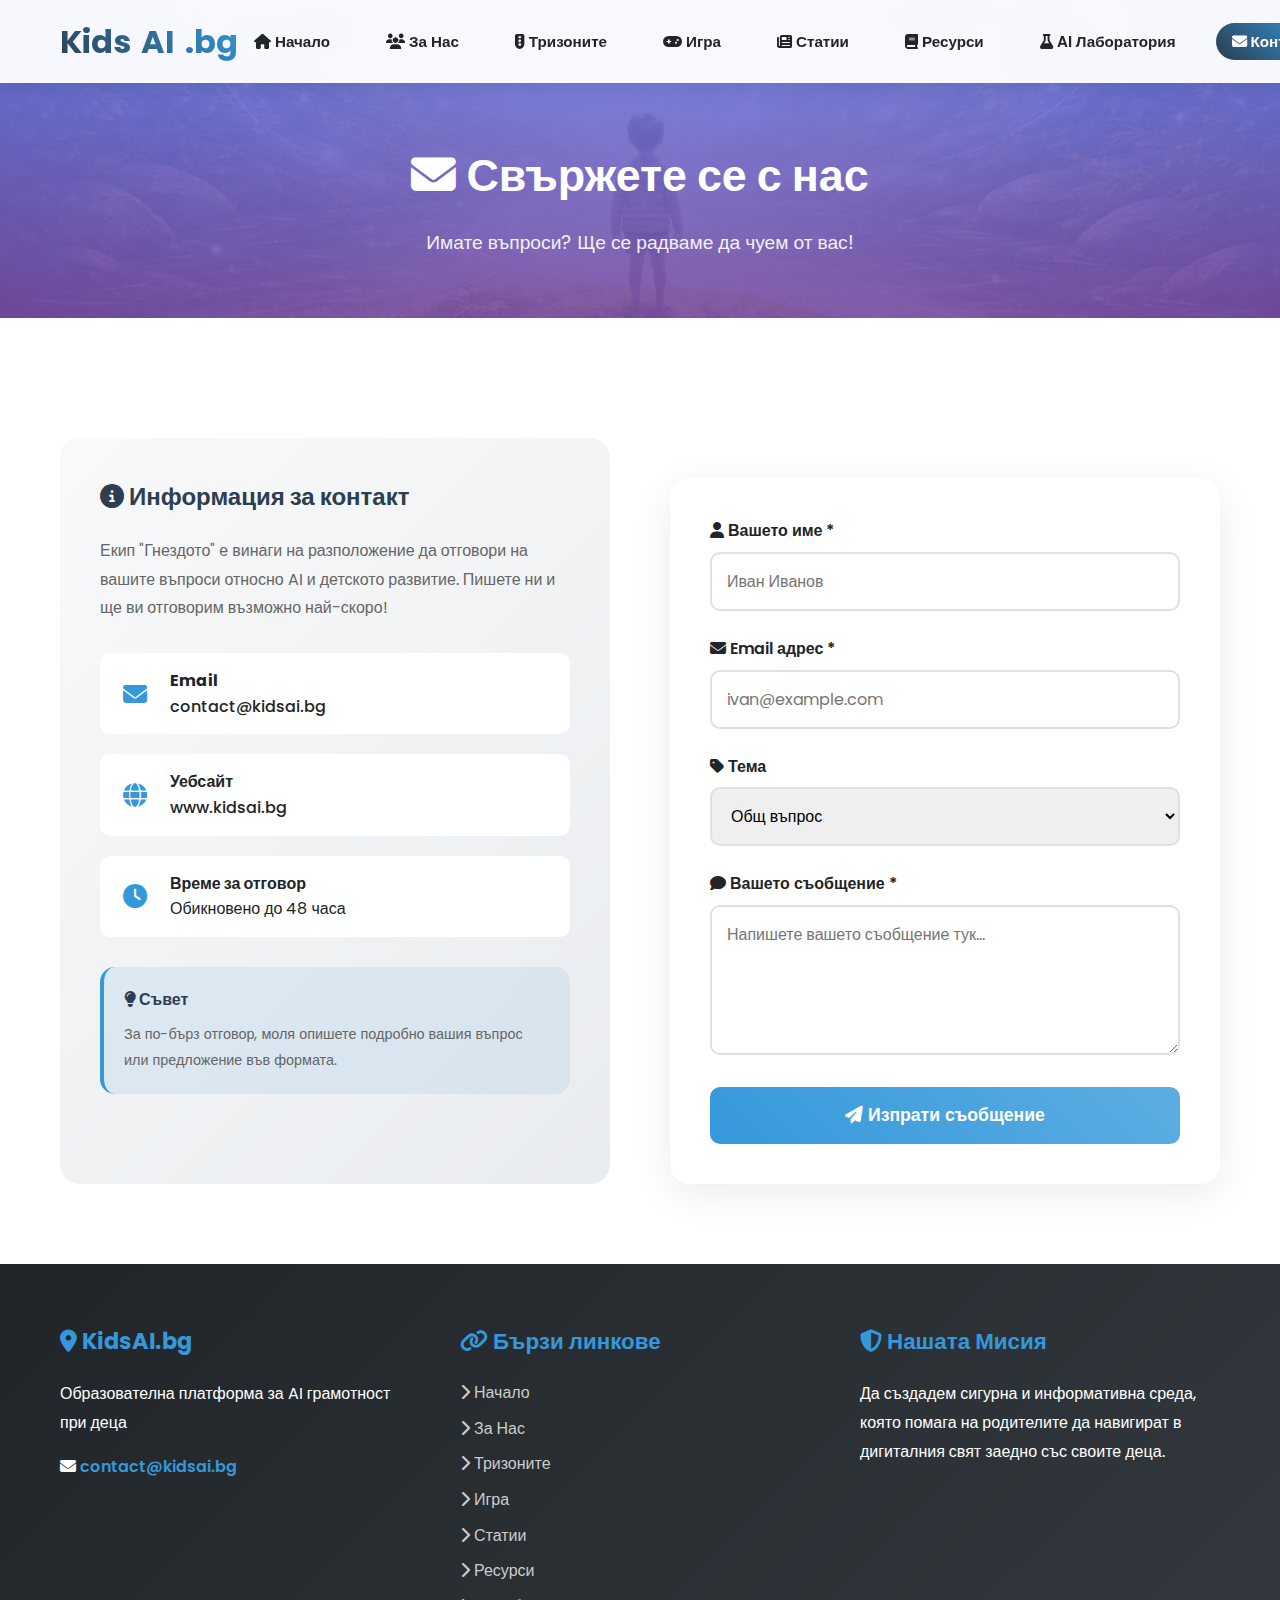
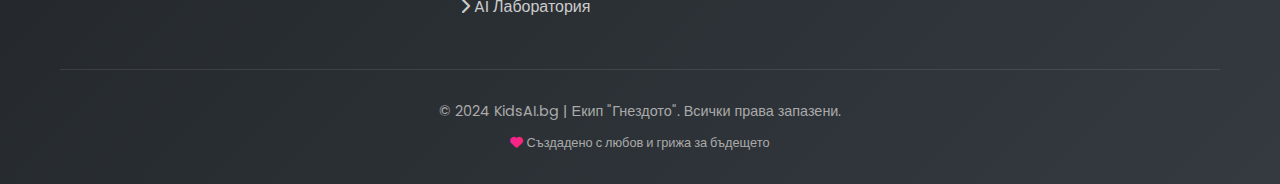
<file: contact.html>
<!DOCTYPE html>
<html lang="bg">
<head>
    <meta charset="UTF-8">
    <meta name="viewport" content="width=device-width, initial-scale=1.0">
    <title>Контакт | KidsAI.bg - Екип Гнездото</title>
    <meta name="description" content="Свържете се с Екип Гнездото. Имате въпроси за AI и деца? Пишете ни!">
    
    <!-- Open Graph -->
    <meta property="og:type" content="website">
    <meta property="og:url" content="https://www.kidsai.bg/contact.html">
    <meta property="og:title" content="Контакт | KidsAI.bg - Екип Гнездото">
    <meta property="og:description" content="Свържете се с Екип Гнездото. Имате въпроси за AI и деца? Пишете ни!">
    <meta property="og:image" content="https://www.kidsai.bg/images/hero-bg.png">
    
    <!-- Favicon -->
    <link rel="icon" href="favicon.svg" type="image/svg+xml">
    
    <!-- Шрифтове и иконки -->
    <link rel="stylesheet" href="https://cdnjs.cloudflare.com/ajax/libs/font-awesome/6.4.0/css/all.min.css">
    <link href="https://fonts.googleapis.com/css2?family=Poppins:wght@300;400;600;700&display=swap" rel="stylesheet">
    
    <!-- Основни стилове -->
    <link rel="stylesheet" href="styles.css">
    
    <style>
        .contact-section {
            padding: 80px 0;
            background: white;
        }
        
        .contact-grid {
            display: grid;
            grid-template-columns: 1fr 1fr;
            gap: 60px;
            margin-top: 40px;
        }
        
        .contact-info {
            padding: 40px;
            background: linear-gradient(135deg, #f8f9fa, #e9ecef);
            border-radius: 20px;
        }
        
        .contact-info h3 {
            color: var(--primary);
            margin-bottom: 20px;
            font-size: 1.5rem;
        }
        
        .contact-info p {
            color: #666;
            line-height: 1.8;
            margin-bottom: 30px;
        }
        
        .contact-item {
            display: flex;
            align-items: center;
            gap: 15px;
            margin-bottom: 20px;
            padding: 15px;
            background: white;
            border-radius: 10px;
            transition: transform 0.3s ease;
        }
        
        .contact-item:hover {
            transform: translateX(10px);
        }
        
        .contact-item i {
            font-size: 1.5rem;
            color: var(--accent);
            width: 40px;
            text-align: center;
        }
        
        .contact-item a {
            color: var(--dark);
            text-decoration: none;
            font-weight: 500;
        }
        
        .contact-item a:hover {
            color: var(--accent);
        }
        
        .form-success {
            display: none;
            text-align: center;
            padding: 40px;
            background: linear-gradient(135deg, #d4edda, #c3e6cb);
            border-radius: 20px;
        }
        
        .form-success i {
            font-size: 4rem;
            color: #28a745;
            margin-bottom: 20px;
        }
        
        .form-success h3 {
            color: #155724;
            margin-bottom: 10px;
        }
        
        @media (max-width: 992px) {
            .contact-grid {
                grid-template-columns: 1fr;
            }
        }
    </style>
</head>
<body>

<!-- Хедър -->
<header class="main-header">
    <div class="container header-container">
        <a href="index.html" class="logo">
            Kids<span>AI</span>.bg
        </a>
        
        <nav>
            <ul class="nav-links" id="navLinks">
                <li><a href="index.html"><i class="fas fa-home"></i> Начало</a></li>
                <li><a href="index.html#about"><i class="fas fa-users"></i> За Нас</a></li>
                <li><a href="index.html#zones"><i class="fas fa-traffic-light"></i> Тризоните</a></li>
                <li><a href="index.html#game"><i class="fas fa-gamepad"></i> Игра</a></li>
                <li><a href="articles.html"><i class="fas fa-newspaper"></i> Статии</a></li>
                <li><a href="resources.html"><i class="fas fa-book"></i> Ресурси</a></li>
                <li><a href="ai-lab.html"><i class="fas fa-flask"></i> AI Лаборатория</a></li>
                <li><a href="contact.html" class="active"><i class="fas fa-envelope"></i> Контакт</a></li>
            </ul>
        </nav>
        
        <button class="hamburger" id="hamburger">
            <span></span>
            <span></span>
            <span></span>
        </button>
    </div>
</header>

<!-- Page Hero -->
<section class="page-hero">
    <div class="container">
        <h1><i class="fas fa-envelope"></i> Свържете се с нас</h1>
        <p>Имате въпроси? Ще се радваме да чуем от вас!</p>
    </div>
</section>

<!-- Contact Section -->
<section class="contact-section">
    <div class="container">
        
        <div class="contact-grid">
            
            <!-- Contact Info -->
            <div class="contact-info">
                <h3><i class="fas fa-info-circle"></i> Информация за контакт</h3>
                <p>
                    Екип "Гнездото" е винаги на разположение да отговори на вашите въпроси 
                    относно AI и детското развитие. Пишете ни и ще ви отговорим възможно най-скоро!
                </p>
                
                <div class="contact-item">
                    <i class="fas fa-envelope"></i>
                    <div>
                        <strong>Email</strong><br>
                        <a href="mailto:contact@kidsai.bg">contact@kidsai.bg</a>
                    </div>
                </div>
                
                <div class="contact-item">
                    <i class="fas fa-globe"></i>
                    <div>
                        <strong>Уебсайт</strong><br>
                        <a href="https://www.kidsai.bg">www.kidsai.bg</a>
                    </div>
                </div>
                
                <div class="contact-item">
                    <i class="fas fa-clock"></i>
                    <div>
                        <strong>Време за отговор</strong><br>
                        <span>Обикновено до 48 часа</span>
                    </div>
                </div>
                
                <div style="margin-top: 30px; padding: 20px; background: rgba(52, 152, 219, 0.1); border-radius: 15px; border-left: 4px solid var(--accent);">
                    <h4 style="color: var(--primary); margin-bottom: 10px;"><i class="fas fa-lightbulb"></i> Съвет</h4>
                    <p style="font-size: 0.9rem; color: #666; margin: 0;">
                        За по-бърз отговор, моля опишете подробно вашия въпрос или предложение във формата.
                    </p>
                </div>
            </div>
            
            <!-- Contact Form -->
            <div>
                <!-- 
                    ╔══════════════════════════════════════════════════════════════╗
                    ║  ИНСТРУКЦИИ ЗА НАСТРОЙКА НА ФОРМАТА:                          ║
                    ║  1. Създайте безплатен акаунт в formspree.io                  ║
                    ║  2. Създайте нова форма и копирайте endpoint URL              ║
                    ║  3. Заменете action="https://formspree.io/f/YOUR_FORM_ID"    ║
                    ║     с вашия реален Formspree endpoint                        ║
                    ║  ИЛИ                                                          ║
                    ║  Използвайте друг form backend като Netlify Forms             ║
                    ╚══════════════════════════════════════════════════════════════╝
                -->
                <form class="contact-form" id="contactForm" action="https://formspree.io/f/YOUR_FORM_ID" method="POST">
                    <div class="form-group">
                        <label for="name"><i class="fas fa-user"></i> Вашето име *</label>
                        <input type="text" id="name" name="name" required placeholder="Иван Иванов">
                    </div>
                    
                    <div class="form-group">
                        <label for="email"><i class="fas fa-envelope"></i> Email адрес *</label>
                        <input type="email" id="email" name="email" required placeholder="ivan@example.com">
                    </div>
                    
                    <div class="form-group">
                        <label for="subject"><i class="fas fa-tag"></i> Тема</label>
                        <select id="subject" name="subject">
                            <option value="Общ въпрос">Общ въпрос</option>
                            <option value="Предложение за статия">Предложение за статия</option>
                            <option value="Идея за експеримент">Идея за AI експеримент</option>
                            <option value="Въпрос за играта">Въпрос за играта</option>
                            <option value="Технически проблем">Технически проблем</option>
                            <option value="Сътрудничество">Предложение за сътрудничество</option>
                            <option value="Друго">Друго</option>
                        </select>
                    </div>
                    
                    <div class="form-group">
                        <label for="message"><i class="fas fa-comment"></i> Вашето съобщение *</label>
                        <textarea id="message" name="message" required placeholder="Напишете вашето съобщение тук..."></textarea>
                    </div>
                    
                    <button type="submit" class="submit-btn">
                        <i class="fas fa-paper-plane"></i> Изпрати съобщение
                    </button>
                </form>
                
                <!-- Success Message (показва се след изпращане) -->
                <div class="form-success" id="formSuccess">
                    <i class="fas fa-check-circle"></i>
                    <h3>Благодарим ви!</h3>
                    <p>Вашето съобщение беше изпратено успешно. Ще ви отговорим възможно най-скоро!</p>
                    <a href="index.html" class="cta-button" style="opacity: 1; animation: none; margin-top: 20px;">
                        <i class="fas fa-home"></i> Към началната страница
                    </a>
                </div>
            </div>
            
        </div>
        
    </div>
</section>

<!-- Футър -->
<footer class="main-footer">
    <div class="container">
        <div class="footer-content">
            <div class="footer-section">
                <h4><i class="fas fa-map-marker-alt"></i> KidsAI.bg</h4>
                <p>Образователна платформа за AI грамотност при деца</p>
                <div class="footer-contact">
                    <p><i class="fas fa-envelope"></i> <a href="mailto:contact@kidsai.bg">contact@kidsai.bg</a></p>
                </div>
            </div>
            
            <div class="footer-section">
                <h4><i class="fas fa-link"></i> Бързи линкове</h4>
                <ul class="footer-links">
                    <li><a href="index.html"><i class="fas fa-chevron-right"></i> Начало</a></li>
                    <li><a href="index.html#about"><i class="fas fa-chevron-right"></i> За Нас</a></li>
                    <li><a href="index.html#zones"><i class="fas fa-chevron-right"></i> Тризоните</a></li>
                    <li><a href="index.html#game"><i class="fas fa-chevron-right"></i> Игра</a></li>
                    <li><a href="articles.html"><i class="fas fa-chevron-right"></i> Статии</a></li>
                    <li><a href="resources.html"><i class="fas fa-chevron-right"></i> Ресурси</a></li>
                    <li><a href="ai-lab.html"><i class="fas fa-chevron-right"></i> AI Лаборатория</a></li>
                </ul>
            </div>
            
            <div class="footer-section">
                <h4><i class="fas fa-shield-alt"></i> Нашата Мисия</h4>
                <p>Да създадем сигурна и информативна среда, която помага на родителите да навигират в дигиталния свят заедно със своите деца.</p>
            </div>
        </div>
        
        <div class="copyright">
            <p>&copy; 2024 KidsAI.bg | Екип "Гнездото". Всички права запазени.</p>
            <p style="margin-top: 10px; font-size: 0.8rem;">
                <i class="fas fa-heart" style="color: #f72585;"></i> Създадено с любов и грижа за бъдещето
            </p>
        </div>
    </div>
</footer>

<script src="navigation.js"></script>
<script>
    // Показване на success съобщение след изпращане (ако използвате Formspree)
    // Formspree автоматично пренасочва, но можете да добавите custom handling
    const form = document.getElementById('contactForm');
    const success = document.getElementById('formSuccess');
    
    // Ако URL съдържа ?success, покажи success съобщението
    if (window.location.search.includes('success')) {
        form.style.display = 'none';
        success.style.display = 'block';
    }
</script>
</body>
</html>
</file>
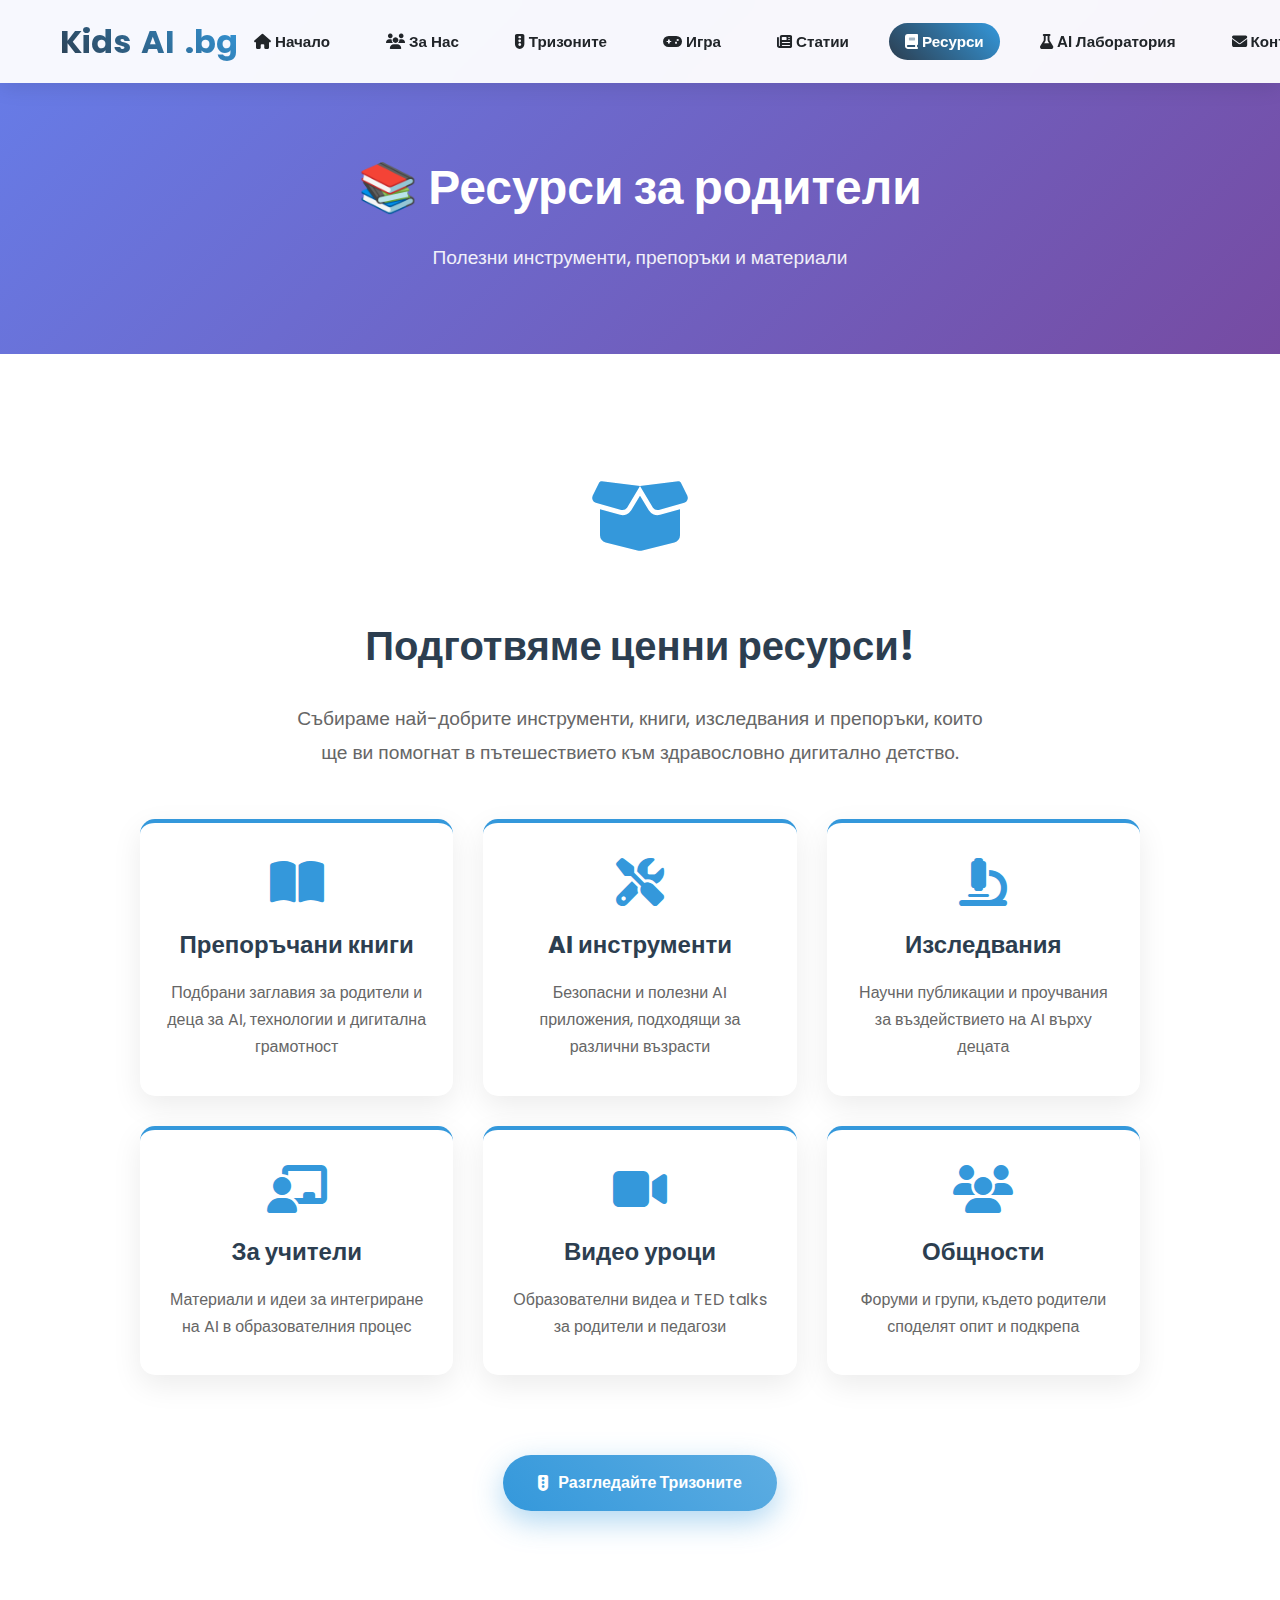
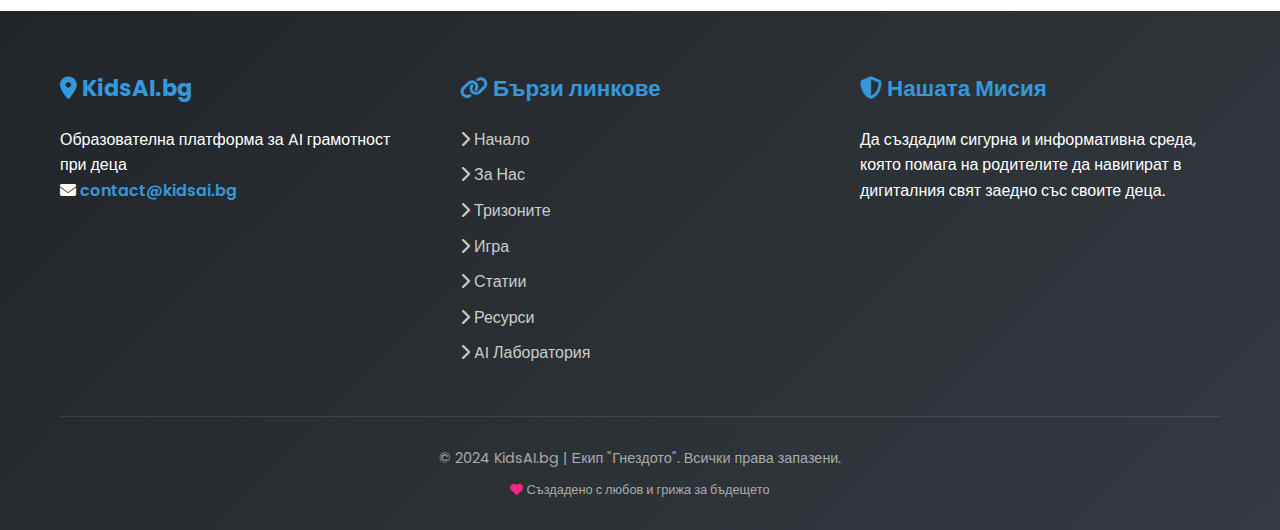
<file: resources.html>
<!DOCTYPE html>
<html lang="bg">
<head>
<meta charset="UTF-8">
<meta name="viewport" content="width=device-width, initial-scale=1.0">
<title>Ресурси - KidsAI.bg</title>
<meta name="description" content="Полезни ресурси, препоръки и инструменти за родители.">

<link rel="stylesheet" href="https://cdnjs.cloudflare.com/ajax/libs/font-awesome/6.4.0/css/all.min.css">
<link href="https://fonts.googleapis.com/css2?family=Poppins:wght@300;400;600;700&display=swap" rel="stylesheet">

<style>
:root {
--primary: #2c3e50;
--accent: #3498db;
--light-accent: #5dade2;
--dark: #212529;
--background-gradient: linear-gradient(135deg, #f5f7fa 0%, #c3cfe2 100%);
}

* {
margin: 0;
padding: 0;
box-sizing: border-box;
}

body {
font-family: 'Poppins', sans-serif;
background: var(--background-gradient);
color: var(--dark);
line-height: 1.6;
}

.container {
max-width: 1200px;
margin: 0 auto;
padding: 0 20px;
}

.main-header {
background: rgba(255, 255, 255, 0.95);
backdrop-filter: blur(10px);
padding: 1rem 0;
position: fixed;
width: 100%;
top: 0;
z-index: 1000;
box-shadow: 0 4px 20px rgba(0,0,0,0.1);
}

.header-container {
display: flex;
justify-content: space-between;
align-items: center;
}

.logo {
font-size: 2rem;
font-weight: 700;
background: linear-gradient(45deg, var(--primary), var(--accent));
-webkit-background-clip: text;
background-clip: text;
color: transparent;
text-decoration: none;
display: flex;
align-items: center;
gap: 10px;
}

.logo i {
font-size: 2.2rem;
color: var(--primary);
}

.nav-links {
display: flex;
gap: 1.5rem;
list-style: none;
align-items: center;
}

.nav-links a {
color: var(--dark);
text-decoration: none;
font-weight: 600;
font-size: 0.95rem;
padding: 8px 16px;
border-radius: 25px;
transition: all 0.3s ease;
white-space: nowrap;
}

.nav-links a:hover {
background: linear-gradient(45deg, var(--primary), var(--accent));
color: white;
transform: translateY(-2px);
}

.nav-links a.active {
background: linear-gradient(45deg, var(--primary), var(--accent));
color: white;
}

.hamburger {
display: none;
flex-direction: column;
cursor: pointer;
padding: 5px;
background: none;
border: none;
}

.hamburger span {
width: 28px;
height: 3px;
background: var(--primary);
margin: 4px 0;
transition: 0.3s;
border-radius: 3px;
}

.hamburger.active span:nth-child(1) {
transform: rotate(-45deg) translate(-6px, 6px);
}

.hamburger.active span:nth-child(2) {
opacity: 0;
}

.hamburger.active span:nth-child(3) {
transform: rotate(45deg) translate(-6px, -6px);
}

.page-hero {
padding: 150px 0 80px;
text-align: center;
background: linear-gradient(135deg, #667eea 0%, #764ba2 100%);
color: white;
}

.page-hero h1 {
font-size: 3rem;
margin-bottom: 1rem;
}

.page-hero p {
font-size: 1.2rem;
opacity: 0.9;
max-width: 600px;
margin: 0 auto;
}

.coming-soon-section {
padding: 100px 0;
text-align: center;
background: white;
}

.coming-soon-icon {
font-size: 5rem;
color: var(--accent);
margin-bottom: 2rem;
animation: pulse 2s infinite;
}

@keyframes pulse {
0%, 100% { transform: scale(1); }
50% { transform: scale(1.1); }
}

.coming-soon-title {
font-size: 2.5rem;
color: var(--primary);
margin-bottom: 1.5rem;
}

.coming-soon-text {
font-size: 1.2rem;
color: #666;
max-width: 700px;
margin: 0 auto 3rem auto;
line-height: 1.8;
}

.resource-categories {
display: grid;
grid-template-columns: repeat(auto-fit, minmax(280px, 1fr));
gap: 30px;
margin: 3rem 0;
max-width: 1000px;
margin-left: auto;
margin-right: auto;
}

.resource-card {
background: white;
padding: 35px 25px;
border-radius: 15px;
box-shadow: 0 10px 30px rgba(0,0,0,0.08);
transition: all 0.3s ease;
border-top: 4px solid var(--accent);
}

.resource-card:hover {
transform: translateY(-8px);
box-shadow: 0 15px 40px rgba(0,0,0,0.15);
}

.resource-card i {
font-size: 3rem;
color: var(--accent);
margin-bottom: 20px;
}

.resource-card h3 {
color: var(--primary);
margin-bottom: 15px;
font-size: 1.5rem;
}

.resource-card p {
color: #666;
line-height: 1.7;
}

.cta-button {
display: inline-flex;
align-items: center;
gap: 10px;
background: linear-gradient(45deg, var(--accent), var(--light-accent));
color: white;
padding: 15px 35px;
border-radius: 50px;
text-decoration: none;
font-weight: 700;
font-size: 1rem;
transition: all 0.3s ease;
border: none;
cursor: pointer;
box-shadow: 0 10px 30px rgba(52, 152, 219, 0.4);
margin-top: 2rem;
}

.cta-button:hover {
transform: translateY(-3px);
box-shadow: 0 15px 40px rgba(52, 152, 219, 0.6);
}

.main-footer {
background: linear-gradient(135deg, var(--dark), #343a40);
color: white;
padding: 60px 0 30px;
}

.footer-content {
display: grid;
grid-template-columns: repeat(auto-fit, minmax(250px, 1fr));
gap: 40px;
margin-bottom: 40px;
text-align: left;
}

.footer-section h4 {
font-size: 1.4rem;
margin-bottom: 20px;
color: var(--accent);
}

.footer-links {
list-style: none;
}

.footer-links li {
margin-bottom: 10px;
}

.footer-links a {
color: #ccc;
text-decoration: none;
transition: all 0.3s ease;
display: inline-block;
}

.footer-links a:hover {
color: white;
padding-left: 5px;
}

.footer-contact a {
color: var(--accent);
text-decoration: none;
font-weight: 600;
}

.footer-contact a:hover {
color: var(--light-accent);
}

.copyright {
padding-top: 30px;
border-top: 1px solid rgba(255,255,255,0.1);
color: #aaa;
font-size: 0.9rem;
text-align: center;
}

@media (max-width: 992px) {
.nav-links {
position: fixed;
left: -100%;
top: 70px;
flex-direction: column;
background-color: rgba(255, 255, 255, 0.98);
width: 100%;
text-align: center;
transition: 0.4s;
box-shadow: 0 10px 30px rgba(0,0,0,0.2);
padding: 30px 0;
gap: 0;
}

.nav-links.active {
left: 0;
}

.nav-links li {
margin: 15px 0;
}

.hamburger {
display: flex;
}

.page-hero h1 {
font-size: 2.5rem;
}

.footer-content {
text-align: center;
}
}
</style>
</head>
<body>

<header class="main-header">
<div class="container header-container">
<a href="index.html" class="logo">
Kids<span>AI</span>.bg
</a>

<nav>
<ul class="nav-links" id="navLinks">
<li><a href="index.html"><i class="fas fa-home"></i> Начало</a></li>
<li><a href="index.html#about"><i class="fas fa-users"></i> За Нас</a></li>
<li><a href="index.html#zones"><i class="fas fa-traffic-light"></i> Тризоните</a></li>
<li><a href="index.html#game"><i class="fas fa-gamepad"></i> Игра</a></li>
<li><a href="articles.html"><i class="fas fa-newspaper"></i> Статии</a></li>
<li><a href="resources.html" class="active"><i class="fas fa-book"></i> Ресурси</a></li>
<li><a href="ai-lab.html"><i class="fas fa-flask"></i> AI Лаборатория</a></li>
<li><a href="index.html#contact"><i class="fas fa-envelope"></i> Контакт</a></li>
</ul>
</nav>

<button class="hamburger" id="hamburger">
<span></span>
<span></span>
<span></span>
</button>
</div>
</header>

<section class="page-hero">
<div class="container">
<h1>📚 Ресурси за родители</h1>
<p>Полезни инструменти, препоръки и материали</p>
</div>
</section>

<section class="coming-soon-section">
<div class="container">
<div class="coming-soon-icon">
<i class="fas fa-box-open"></i>
</div>
<h2 class="coming-soon-title">Подготвяме ценни ресурси!</h2>
<p class="coming-soon-text">
Събираме най-добрите инструменти, книги, изследвания и препоръки, които ще ви помогнат 
в пътешествието към здравословно дигитално детство.
</p>

<div class="resource-categories">
<div class="resource-card">
<i class="fas fa-book-open"></i>
<h3>Препоръчани книги</h3>
<p>Подбрани заглавия за родители и деца за AI, технологии и дигитална грамотност</p>
</div>

<div class="resource-card">
<i class="fas fa-tools"></i>
<h3>AI инструменти</h3>
<p>Безопасни и полезни AI приложения, подходящи за различни възрасти</p>
</div>

<div class="resource-card">
<i class="fas fa-microscope"></i>
<h3>Изследвания</h3>
<p>Научни публикации и проучвания за въздействието на AI върху децата</p>
</div>

<div class="resource-card">
<i class="fas fa-chalkboard-teacher"></i>
<h3>За учители</h3>
<p>Материали и идеи за интегриране на AI в образователния процес</p>
</div>

<div class="resource-card">
<i class="fas fa-video"></i>
<h3>Видео уроци</h3>
<p>Образователни видеа и TED talks за родители и педагози</p>
</div>

<div class="resource-card">
<i class="fas fa-users"></i>
<h3>Общности</h3>
<p>Форуми и групи, където родители споделят опит и подкрепа</p>
</div>
</div>

<a href="index.html#zones" class="cta-button">
<i class="fas fa-traffic-light"></i> Разгледайте Тризоните
</a>
</div>
</section>

<footer class="main-footer">
<div class="container">
<div class="footer-content">
<div class="footer-section">
<h4><i class="fas fa-map-marker-alt"></i> KidsAI.bg</h4>
<p>Образователна платформа за AI грамотност при деца</p>
<div class="footer-contact">
<p><i class="fas fa-envelope"></i> <a href="mailto:contact@kidsai.bg">contact@kidsai.bg</a></p>
</div>
</div>

<div class="footer-section">
<h4><i class="fas fa-link"></i> Бързи линкове</h4>
<ul class="footer-links">
<li><a href="index.html"><i class="fas fa-chevron-right"></i> Начало</a></li>
<li><a href="index.html#about"><i class="fas fa-chevron-right"></i> За Нас</a></li>
<li><a href="index.html#zones"><i class="fas fa-chevron-right"></i> Тризоните</a></li>
<li><a href="index.html#game"><i class="fas fa-chevron-right"></i> Игра</a></li>
<li><a href="articles.html"><i class="fas fa-chevron-right"></i> Статии</a></li>
<li><a href="resources.html"><i class="fas fa-chevron-right"></i> Ресурси</a></li>
<li><a href="ai-lab.html"><i class="fas fa-chevron-right"></i> AI Лаборатория</a></li>
</ul>
</div>

<div class="footer-section">
<h4><i class="fas fa-shield-alt"></i> Нашата Мисия</h4>
<p>Да създадим сигурна и информативна среда, която помага на родителите да навигират в дигиталния свят заедно със своите деца.</p>
</div>
</div>

<div class="copyright">
<p>&copy; 2024 KidsAI.bg | Екип "Гнездото". Всички права запазени.</p>
<p style="margin-top: 10px; font-size: 0.8rem;">
<i class="fas fa-heart" style="color: #f72585;"></i> Създадено с любов и грижа за бъдещето
</p>
</div>
</div>
</footer>

<script src="navigation.js"></script>
</body>
</html>
</file>
<file: styles.css>
/* ===== KidsAI.bg - Основни стилове ===== */
/* Версия: 2.0 - Оптимизиран за лесна поддръжка */

:root {
    --primary: #2c3e50;
    --secondary: #34495e;
    --accent: #3498db;
    --light-accent: #5dade2;
    --green-zone: #2ecc71;
    --yellow-zone: #f1c40f;
    --red-zone: #e74c3c;
    --light: #f8f9fa;
    --dark: #212529;
    --background-gradient: linear-gradient(135deg, #f5f7fa 0%, #c3cfe2 100%);
}

* {
    margin: 0;
    padding: 0;
    box-sizing: border-box;
}

body {
    font-family: 'Poppins', sans-serif;
    background: var(--background-gradient);
    color: var(--dark);
    line-height: 1.6;
}

.container {
    max-width: 1200px;
    margin: 0 auto;
    padding: 0 20px;
}

/* ===== ХЕДЪР ===== */
.main-header {
    background: rgba(255, 255, 255, 0.95);
    backdrop-filter: blur(10px);
    padding: 1rem 0;
    position: fixed;
    width: 100%;
    top: 0;
    z-index: 1000;
    box-shadow: 0 4px 20px rgba(0,0,0,0.1);
    animation: slideDown 0.5s ease;
}

@keyframes slideDown {
    from { transform: translateY(-100%); }
    to { transform: translateY(0); }
}

.header-container {
    display: flex;
    justify-content: space-between;
    align-items: center;
}

.logo {
    font-size: 2rem;
    font-weight: 700;
    background: linear-gradient(45deg, var(--primary), var(--accent));
    -webkit-background-clip: text;
    background-clip: text;
    color: transparent;
    text-decoration: none;
    display: flex;
    align-items: center;
    gap: 10px;
}

.logo i {
    font-size: 2.2rem;
    color: var(--primary);
}

.nav-links {
    display: flex;
    gap: 1.5rem;
    list-style: none;
    align-items: center;
}

.nav-links a {
    color: var(--dark);
    text-decoration: none;
    font-weight: 600;
    font-size: 0.95rem;
    padding: 8px 16px;
    border-radius: 25px;
    transition: all 0.3s ease;
    position: relative;
    white-space: nowrap;
}

.nav-links a:hover {
    background: linear-gradient(45deg, var(--primary), var(--accent));
    color: white;
    transform: translateY(-2px);
    box-shadow: 0 5px 15px rgba(67, 97, 238, 0.3);
}

.nav-links a.active {
    background: linear-gradient(45deg, var(--primary), var(--accent));
    color: white;
}

/* Hamburger Menu */
.hamburger {
    display: none;
    flex-direction: column;
    cursor: pointer;
    padding: 5px;
    background: none;
    border: none;
}

.hamburger span {
    width: 28px;
    height: 3px;
    background: var(--primary);
    margin: 4px 0;
    transition: 0.3s;
    border-radius: 3px;
}

.hamburger.active span:nth-child(1) {
    transform: rotate(-45deg) translate(-6px, 6px);
}

.hamburger.active span:nth-child(2) {
    opacity: 0;
}

.hamburger.active span:nth-child(3) {
    transform: rotate(45deg) translate(-6px, -6px);
}

/* ===== HERO СЕКЦИЯ ===== */
.hero {
    padding: 180px 0 100px;
    text-align: center;
    background: 
        linear-gradient(rgba(102, 126, 234, 0.85), rgba(118, 75, 162, 0.85)),
        url('images/hero-bg.png');
    background-size: cover;
    background-position: center;
    background-attachment: fixed;
    color: white;
    position: relative;
    overflow: hidden;
}

.hero::before {
    content: '';
    position: absolute;
    top: 0;
    left: 0;
    right: 0;
    bottom: 0;
    background: url('data:image/svg+xml,<svg xmlns="http://www.w3.org/2000/svg" viewBox="0 0 100 100" preserveAspectRatio="none"><path fill="rgba(255,255,255,0.05)" d="M0,0 L100,0 L100,100 Z"/></svg>');
    background-size: cover;
}

.hero-content {
    max-width: 800px;
    margin: 0 auto;
    position: relative;
    z-index: 1;
}

.hero h1 {
    font-size: 3.5rem;
    margin-bottom: 1.5rem;
    animation: fadeInUp 1s ease;
    text-shadow: 2px 2px 4px rgba(0,0,0,0.2);
}

.hero p {
    font-size: 1.3rem;
    margin-bottom: 2.5rem;
    opacity: 0.9;
    animation: fadeInUp 1s ease 0.2s forwards;
}

@keyframes fadeInUp {
    from {
        opacity: 0;
        transform: translateY(30px);
    }
    to {
        opacity: 1;
        transform: translateY(0);
    }
}

/* ===== PAGE HERO (за вътрешни страници) ===== */
.page-hero {
    padding: 140px 0 60px;
    text-align: center;
    background: 
        linear-gradient(rgba(102, 126, 234, 0.9), rgba(118, 75, 162, 0.9)),
        url('images/hero-bg.png');
    background-size: cover;
    background-position: center;
    color: white;
}

.page-hero h1 {
    font-size: 2.8rem;
    margin-bottom: 1rem;
}

.page-hero p {
    font-size: 1.2rem;
    opacity: 0.9;
}

/* ===== CTA BUTTON ===== */
.cta-button {
    display: inline-flex;
    align-items: center;
    gap: 10px;
    background: linear-gradient(45deg, var(--accent), var(--light-accent));
    color: white;
    padding: 18px 40px;
    border-radius: 50px;
    text-decoration: none;
    font-weight: 700;
    font-size: 1.1rem;
    transition: all 0.3s ease;
    animation: fadeInUp 1s ease 0.4s forwards;
    opacity: 0;
    border: none;
    cursor: pointer;
    box-shadow: 0 10px 30px rgba(52, 152, 219, 0.4);
}

.cta-button:hover {
    transform: translateY(-5px) scale(1.05);
    box-shadow: 0 15px 40px rgba(52, 152, 219, 0.6);
}

/* ===== СЕКЦИИ ===== */
.section-title {
    text-align: center;
    font-size: 2.8rem;
    margin-bottom: 1rem;
    background: linear-gradient(45deg, var(--primary), var(--accent));
    -webkit-background-clip: text;
    background-clip: text;
    color: transparent;
}

.section-subtitle {
    text-align: center;
    color: #666;
    font-size: 1.2rem;
    margin-bottom: 1.5rem;
    max-width: 700px;
    margin-left: auto;
    margin-right: auto;
}

.section-description {
    text-align: center;
    color: #555;
    font-size: 1.05rem;
    line-height: 1.8;
    max-width: 800px;
    margin: 0 auto 3rem auto;
    padding: 25px;
    background: rgba(52, 152, 219, 0.05);
    border-radius: 15px;
    border-left: 4px solid var(--accent);
}

/* ===== ТИМ СЕКЦИЯ ===== */
.team-section {
    padding: 100px 0;
    background: white;
}

.team-grid {
    display: grid;
    grid-template-columns: repeat(auto-fit, minmax(300px, 1fr));
    gap: 40px;
    margin-top: 50px;
}

.team-card {
    background: white;
    border-radius: 20px;
    padding: 40px 30px;
    text-align: center;
    transition: all 0.4s ease;
    box-shadow: 0 10px 40px rgba(0,0,0,0.08);
    border: 2px solid transparent;
}

.team-card:hover {
    border-color: var(--primary);
    transform: translateY(-10px);
}

.team-icon {
    font-size: 3.5rem;
    color: var(--primary);
    margin-bottom: 20px;
}

.team-card h3 {
    font-size: 1.6rem;
    margin-bottom: 15px;
    color: var(--dark);
}

/* ===== ТРИЗОНИТЕ ===== */
.zones-section {
    padding: 100px 0;
    background: white;
}

.zones-grid {
    display: grid;
    grid-template-columns: repeat(auto-fit, minmax(350px, 1fr));
    gap: 30px;
    margin-top: 50px;
}

.zone-card {
    background: white;
    border-radius: 20px;
    padding: 40px 30px;
    text-align: center;
    transition: all 0.4s ease;
    position: relative;
    overflow: hidden;
    box-shadow: 0 10px 40px rgba(0,0,0,0.08);
    border: 2px solid transparent;
}

.zone-card:hover {
    transform: translateY(-15px);
    box-shadow: 0 20px 50px rgba(0,0,0,0.15);
}

.zone-card::before {
    content: '';
    position: absolute;
    top: 0;
    left: 0;
    right: 0;
    height: 8px;
}

.zone-card.green::before { background: var(--green-zone); }
.zone-card.yellow::before { background: var(--yellow-zone); }
.zone-card.red::before { background: var(--red-zone); }

.zone-icon {
    font-size: 4rem;
    margin-bottom: 25px;
    display: inline-block;
}

.zone-card.green .zone-icon { color: var(--green-zone); }
.zone-card.yellow .zone-icon { color: var(--yellow-zone); }
.zone-card.red .zone-icon { color: var(--red-zone); }

.zone-card h3 {
    font-size: 1.8rem;
    margin-bottom: 20px;
    color: var(--dark);
}

.zone-features {
    list-style: none;
    text-align: left;
    margin-top: 25px;
}

.zone-features li {
    padding: 10px 0;
    padding-left: 35px;
    position: relative;
    border-bottom: 1px solid rgba(0,0,0,0.05);
}

.zone-features li:last-child {
    border-bottom: none;
}

.zone-features li::before {
    content: '✓';
    position: absolute;
    left: 0;
    top: 10px;
    width: 24px;
    height: 24px;
    border-radius: 50%;
    display: flex;
    align-items: center;
    justify-content: center;
    font-weight: bold;
}

.zone-card.green .zone-features li::before { background: var(--green-zone); color: white; }
.zone-card.yellow .zone-features li::before { background: var(--yellow-zone); color: white; }
.zone-card.red .zone-features li::before { background: var(--red-zone); color: white; }

/* ===== ИГРА ===== */
.game-section {
    padding: 100px 0;
    background: 
        linear-gradient(rgba(240, 244, 255, 0.95), rgba(230, 240, 255, 0.95)),
        url('images/game-bg.png');
    background-size: cover;
    background-position: center;
    background-attachment: fixed;
}

.game-container {
    background: white;
    border-radius: 25px;
    padding: 50px;
    box-shadow: 0 20px 60px rgba(0,0,0,0.1);
    margin-top: 40px;
    position: relative;
}

.game-warning {
    background: linear-gradient(135deg, #fff3cd 0%, #ffeaa7 100%);
    border-left: 5px solid #f1c40f;
    padding: 20px;
    border-radius: 10px;
    margin-bottom: 30px;
    display: flex;
    align-items: center;
    gap: 15px;
}

.game-warning i {
    font-size: 2rem;
    color: #f39c12;
    flex-shrink: 0;
}

.game-warning-text {
    flex: 1;
}

.game-warning-text strong {
    display: block;
    margin-bottom: 5px;
    color: #e67e22;
}

.game-stats {
    display: flex;
    justify-content: space-between;
    align-items: center;
    margin-bottom: 30px;
    padding: 20px;
    background: linear-gradient(135deg, #f8f9fa 0%, #e9ecef 100%);
    border-radius: 15px;
    flex-wrap: wrap;
    gap: 15px;
}

.stat-item {
    display: flex;
    align-items: center;
    gap: 10px;
    font-size: 1.1rem;
    font-weight: 600;
}

.stat-item i {
    font-size: 1.5rem;
    color: var(--primary);
}

.game-board {
    display: grid;
    grid-template-columns: repeat(auto-fit, minmax(280px, 1fr));
    gap: 25px;
    margin-bottom: 40px;
}

.drop-zone {
    background: white;
    border: 3px dashed #e0e0e0;
    border-radius: 20px;
    padding: 25px;
    text-align: center;
    transition: all 0.3s ease;
    min-height: 150px;
    display: flex;
    flex-direction: column;
    justify-content: flex-start;
    align-items: center;
    position: relative;
}

.drop-zone.drag-over {
    border-color: var(--primary);
    background: rgba(52, 152, 219, 0.05);
    transform: scale(1.02);
}

.drop-zone.green { border-color: var(--green-zone); }
.drop-zone.yellow { border-color: var(--yellow-zone); }
.drop-zone.red { border-color: var(--red-zone); }

.zone-badge {
    display: inline-block;
    padding: 10px 25px;
    border-radius: 50px;
    font-weight: 700;
    margin-bottom: 15px;
    font-size: 1rem;
}

.green .zone-badge { background: var(--green-zone); color: white; }
.yellow .zone-badge { background: var(--yellow-zone); color: white; }
.red .zone-badge { background: var(--red-zone); color: white; }

.drop-zone-description {
    font-size: 0.9rem;
    color: #666;
    margin-bottom: 15px;
}

.dropped-cards-container {
    position: relative;
    width: 100%;
    min-height: 60px;
    margin-top: 15px;
}

.cards-container {
    display: flex;
    flex-wrap: wrap;
    gap: 20px;
    justify-content: center;
    margin: 40px 0;
    padding: 30px;
    background: rgba(255,255,255,0.8);
    border-radius: 20px;
    min-height: 200px;
}

.game-card {
    background: white;
    border-radius: 15px;
    padding: 20px;
    width: 260px;
    cursor: grab;
    transition: all 0.3s ease;
    box-shadow: 0 8px 25px rgba(0,0,0,0.1);
    border: 2px solid transparent;
    position: relative;
    overflow: hidden;
    user-select: none;
    touch-action: none;
}

.game-card::before {
    content: '';
    position: absolute;
    top: 0;
    left: 0;
    right: 0;
    height: 5px;
    background: linear-gradient(45deg, var(--primary), var(--accent));
}

.game-card:hover {
    transform: translateY(-8px) rotate(2deg);
    box-shadow: 0 15px 35px rgba(0,0,0,0.15);
}

.game-card.dragging {
    opacity: 0.6;
    transform: scale(0.95);
    cursor: grabbing;
}

.card-emoji {
    font-size: 2rem;
    margin-bottom: 10px;
    display: block;
}

.card-text {
    font-size: 0.95rem;
    line-height: 1.4;
    margin-bottom: 10px;
}

.card-hint {
    font-size: 0.75rem;
    color: #999;
    font-style: italic;
}

/* Dropped card - stack style */
.dropped-card {
    position: absolute;
    top: 0;
    left: 0;
    right: 0;
    background: white;
    padding: 12px;
    border-radius: 10px;
    box-shadow: 0 4px 15px rgba(0,0,0,0.1);
    transition: transform 0.3s ease;
    animation: cardDropAnimation 0.5s ease;
}

@keyframes cardDropAnimation {
    0% {
        opacity: 0;
        transform: scale(0.8) translateY(-20px);
    }
    60% {
        transform: scale(1.05) translateY(0);
    }
    100% {
        opacity: 1;
        transform: scale(1) translateY(0);
    }
}

.dropped-card:hover {
    transform: translateY(-5px);
    z-index: 10;
}

.dropped-card-content {
    display: flex;
    align-items: center;
    gap: 10px;
}

.dropped-card-emoji {
    font-size: 1.5rem;
    flex-shrink: 0;
}

.dropped-card-info {
    flex: 1;
    text-align: left;
}

.dropped-card-text {
    font-size: 0.8rem;
    margin-bottom: 5px;
    color: #333;
}

.dropped-card-feedback {
    font-size: 0.75rem;
    padding: 5px 8px;
    border-radius: 5px;
    display: inline-block;
}

.dropped-card-feedback.correct {
    background: rgba(46, 204, 113, 0.2);
    color: #27ae60;
}

.dropped-card-feedback.incorrect {
    background: rgba(231, 76, 60, 0.2);
    color: #c0392b;
}

.cards-counter {
    position: absolute;
    top: 10px;
    right: 10px;
    background: var(--primary);
    color: white;
    padding: 5px 12px;
    border-radius: 20px;
    font-size: 0.85rem;
    font-weight: 600;
}

.game-controls {
    text-align: center;
    margin-top: 30px;
    display: flex;
    gap: 15px;
    justify-content: center;
    flex-wrap: wrap;
}

.game-controls button {
    padding: 15px 35px;
    font-size: 1rem;
}

/* ===== MODAL СТИЛОВЕ ===== */
.modal {
    display: none;
    position: fixed;
    z-index: 2000;
    left: 0;
    top: 0;
    width: 100%;
    height: 100%;
    background-color: rgba(0,0,0,0.7);
    animation: fadeIn 0.3s ease;
}

@keyframes fadeIn {
    from { opacity: 0; }
    to { opacity: 1; }
}

.modal-content {
    background: white;
    margin: 5% auto;
    padding: 0;
    border-radius: 25px;
    max-width: 600px;
    width: 90%;
    position: relative;
    animation: slideIn 0.4s ease;
    box-shadow: 0 20px 60px rgba(0,0,0,0.3);
    overflow: hidden;
}

@keyframes slideIn {
    from {
        transform: translateY(-50px);
        opacity: 0;
    }
    to {
        transform: translateY(0);
        opacity: 1;
    }
}

.modal-header {
    padding: 30px;
    text-align: center;
    background: linear-gradient(135deg, var(--primary), var(--accent));
    color: white;
}

.modal-header h2 {
    font-size: 2rem;
    margin-bottom: 10px;
}

.modal-body {
    padding: 40px;
}

.modal-close {
    position: absolute;
    top: 15px;
    right: 20px;
    font-size: 2rem;
    color: white;
    cursor: pointer;
    background: none;
    border: none;
    transition: transform 0.3s ease;
}

.modal-close:hover {
    transform: scale(1.2) rotate(90deg);
}

.tutorial-step {
    margin-bottom: 25px;
    padding: 20px;
    background: #f8f9fa;
    border-radius: 15px;
    border-left: 5px solid var(--accent);
}

.tutorial-step h4 {
    color: var(--primary);
    margin-bottom: 10px;
    display: flex;
    align-items: center;
    gap: 10px;
}

.tutorial-step i {
    font-size: 1.5rem;
}

.celebration-content {
    text-align: center;
}

.celebration-icon {
    font-size: 5rem;
    margin-bottom: 20px;
    animation: bounce 1s infinite;
}

@keyframes bounce {
    0%, 100% { transform: translateY(0); }
    50% { transform: translateY(-20px); }
}

.celebration-score {
    font-size: 3rem;
    font-weight: 700;
    color: var(--accent);
    margin: 20px 0;
}

.celebration-message {
    font-size: 1.3rem;
    margin-bottom: 30px;
    color: #666;
}

.celebration-stats {
    display: grid;
    grid-template-columns: repeat(3, 1fr);
    gap: 15px;
    margin: 30px 0;
}

.celebration-stat {
    padding: 15px;
    background: #f8f9fa;
    border-radius: 10px;
}

.celebration-stat-value {
    font-size: 2rem;
    font-weight: 700;
    color: var(--primary);
}

.celebration-stat-label {
    font-size: 0.85rem;
    color: #666;
    margin-top: 5px;
}

/* ===== CONTENT SECTIONS (за статии, ресурси, AI Lab) ===== */
.content-section {
    padding: 80px 0;
    background: white;
}

.content-section:nth-child(even) {
    background: var(--light);
}

/* ===== ARTICLES GRID ===== */
.articles-grid {
    display: grid;
    grid-template-columns: repeat(auto-fit, minmax(350px, 1fr));
    gap: 30px;
    margin-top: 40px;
}

.article-card {
    background: white;
    border-radius: 20px;
    overflow: hidden;
    box-shadow: 0 10px 40px rgba(0,0,0,0.08);
    transition: all 0.3s ease;
}

.article-card:hover {
    transform: translateY(-10px);
    box-shadow: 0 20px 50px rgba(0,0,0,0.15);
}

.article-image {
    width: 100%;
    height: 200px;
    object-fit: cover;
}

.article-content {
    padding: 25px;
}

.article-category {
    display: inline-block;
    padding: 5px 15px;
    background: var(--accent);
    color: white;
    border-radius: 20px;
    font-size: 0.8rem;
    font-weight: 600;
    margin-bottom: 15px;
}

.article-title {
    font-size: 1.4rem;
    margin-bottom: 10px;
    color: var(--dark);
}

.article-excerpt {
    color: #666;
    font-size: 0.95rem;
    line-height: 1.6;
    margin-bottom: 15px;
}

.article-meta {
    display: flex;
    justify-content: space-between;
    align-items: center;
    color: #999;
    font-size: 0.85rem;
}

.read-more {
    color: var(--accent);
    text-decoration: none;
    font-weight: 600;
    display: inline-flex;
    align-items: center;
    gap: 5px;
}

.read-more:hover {
    color: var(--primary);
}

/* ===== RESOURCES GRID ===== */
.resources-grid {
    display: grid;
    grid-template-columns: repeat(auto-fit, minmax(300px, 1fr));
    gap: 25px;
    margin-top: 40px;
}

.resource-card {
    background: white;
    border-radius: 15px;
    padding: 25px;
    box-shadow: 0 5px 20px rgba(0,0,0,0.08);
    transition: all 0.3s ease;
    display: flex;
    align-items: flex-start;
    gap: 20px;
}

.resource-card:hover {
    transform: translateY(-5px);
    box-shadow: 0 10px 30px rgba(0,0,0,0.12);
}

.resource-icon {
    width: 60px;
    height: 60px;
    background: linear-gradient(135deg, var(--accent), var(--light-accent));
    border-radius: 15px;
    display: flex;
    align-items: center;
    justify-content: center;
    flex-shrink: 0;
}

.resource-icon i {
    font-size: 1.8rem;
    color: white;
}

.resource-icon.pdf { background: linear-gradient(135deg, #e74c3c, #c0392b); }
.resource-icon.video { background: linear-gradient(135deg, #9b59b6, #8e44ad); }
.resource-icon.worksheet { background: linear-gradient(135deg, #2ecc71, #27ae60); }
.resource-icon.link { background: linear-gradient(135deg, #3498db, #2980b9); }

.resource-info {
    flex: 1;
}

.resource-title {
    font-size: 1.1rem;
    font-weight: 600;
    margin-bottom: 8px;
    color: var(--dark);
}

.resource-description {
    font-size: 0.9rem;
    color: #666;
    margin-bottom: 12px;
}

.resource-link {
    display: inline-flex;
    align-items: center;
    gap: 5px;
    color: var(--accent);
    text-decoration: none;
    font-weight: 600;
    font-size: 0.9rem;
}

.resource-link:hover {
    color: var(--primary);
}

/* ===== AI LAB EXPERIMENTS ===== */
.experiments-grid {
    display: grid;
    grid-template-columns: repeat(auto-fit, minmax(350px, 1fr));
    gap: 30px;
    margin-top: 40px;
}

.experiment-card {
    background: white;
    border-radius: 20px;
    overflow: hidden;
    box-shadow: 0 10px 40px rgba(0,0,0,0.08);
    transition: all 0.3s ease;
}

.experiment-card:hover {
    transform: translateY(-10px);
    box-shadow: 0 20px 50px rgba(0,0,0,0.15);
}

.experiment-header {
    padding: 25px;
    background: linear-gradient(135deg, var(--primary), var(--accent));
    color: white;
}

.experiment-type {
    display: inline-block;
    padding: 5px 15px;
    background: rgba(255,255,255,0.2);
    border-radius: 20px;
    font-size: 0.8rem;
    margin-bottom: 10px;
}

.experiment-title {
    font-size: 1.4rem;
    margin-bottom: 5px;
}

.experiment-date {
    font-size: 0.85rem;
    opacity: 0.8;
}

.experiment-content {
    padding: 25px;
}

.experiment-description {
    color: #666;
    line-height: 1.7;
    margin-bottom: 20px;
}

.experiment-materials {
    background: var(--light);
    padding: 15px;
    border-radius: 10px;
    margin-bottom: 20px;
}

.experiment-materials h4 {
    font-size: 0.95rem;
    margin-bottom: 10px;
    color: var(--primary);
}

.experiment-materials ul {
    list-style: none;
    padding-left: 0;
}

.experiment-materials li {
    padding: 5px 0;
    padding-left: 25px;
    position: relative;
    font-size: 0.9rem;
}

.experiment-materials li::before {
    content: '✓';
    position: absolute;
    left: 0;
    color: var(--green-zone);
}

.experiment-cta {
    display: inline-flex;
    align-items: center;
    gap: 8px;
    background: linear-gradient(45deg, var(--accent), var(--light-accent));
    color: white;
    padding: 12px 25px;
    border-radius: 25px;
    text-decoration: none;
    font-weight: 600;
    transition: all 0.3s ease;
}

.experiment-cta:hover {
    transform: translateY(-3px);
    box-shadow: 0 10px 25px rgba(52, 152, 219, 0.4);
}

/* ===== CONTACT FORM ===== */
.contact-form {
    max-width: 600px;
    margin: 40px auto 0;
    background: white;
    padding: 40px;
    border-radius: 20px;
    box-shadow: 0 10px 40px rgba(0,0,0,0.08);
}

.form-group {
    margin-bottom: 25px;
}

.form-group label {
    display: block;
    margin-bottom: 8px;
    font-weight: 600;
    color: var(--dark);
}

.form-group input,
.form-group textarea,
.form-group select {
    width: 100%;
    padding: 15px;
    border: 2px solid #e0e0e0;
    border-radius: 10px;
    font-size: 1rem;
    font-family: inherit;
    transition: border-color 0.3s ease;
}

.form-group input:focus,
.form-group textarea:focus,
.form-group select:focus {
    outline: none;
    border-color: var(--accent);
}

.form-group textarea {
    min-height: 150px;
    resize: vertical;
}

.submit-btn {
    width: 100%;
    padding: 18px;
    background: linear-gradient(45deg, var(--accent), var(--light-accent));
    color: white;
    border: none;
    border-radius: 10px;
    font-size: 1.1rem;
    font-weight: 700;
    cursor: pointer;
    transition: all 0.3s ease;
}

.submit-btn:hover {
    transform: translateY(-3px);
    box-shadow: 0 10px 30px rgba(52, 152, 219, 0.4);
}

/* ===== EMPTY STATE ===== */
.empty-state {
    text-align: center;
    padding: 60px 20px;
    color: #666;
}

.empty-state i {
    font-size: 4rem;
    color: #ddd;
    margin-bottom: 20px;
}

.empty-state h3 {
    font-size: 1.5rem;
    margin-bottom: 10px;
    color: var(--dark);
}

/* ===== ФУТЪР ===== */
.main-footer {
    background: linear-gradient(135deg, var(--dark), #343a40);
    color: white;
    padding: 60px 0 30px;
}

.footer-content {
    display: grid;
    grid-template-columns: repeat(auto-fit, minmax(250px, 1fr));
    gap: 40px;
    margin-bottom: 40px;
    text-align: left;
}

.footer-section h4 {
    font-size: 1.4rem;
    margin-bottom: 20px;
    color: var(--accent);
}

.footer-section p {
    line-height: 1.8;
}

.footer-links {
    list-style: none;
}

.footer-links li {
    margin-bottom: 10px;
}

.footer-links a {
    color: #ccc;
    text-decoration: none;
    transition: all 0.3s ease;
    display: inline-block;
}

.footer-links a:hover {
    color: white;
    padding-left: 5px;
}

.footer-contact {
    margin-top: 15px;
}

.footer-contact a {
    color: var(--accent);
    text-decoration: none;
    font-weight: 600;
    transition: color 0.3s ease;
}

.footer-contact a:hover {
    color: var(--light-accent);
}

.copyright {
    padding-top: 30px;
    border-top: 1px solid rgba(255,255,255,0.1);
    color: #aaa;
    font-size: 0.9rem;
    text-align: center;
}

/* ===== RESPONSIVE ===== */
@media (max-width: 992px) {
    .nav-links {
        position: fixed;
        left: -100%;
        top: 70px;
        flex-direction: column;
        background-color: rgba(255, 255, 255, 0.98);
        width: 100%;
        text-align: center;
        transition: 0.4s;
        box-shadow: 0 10px 30px rgba(0,0,0,0.2);
        padding: 30px 0;
        gap: 0;
    }

    .nav-links.active {
        left: 0;
    }

    .nav-links li {
        margin: 15px 0;
    }

    .hamburger {
        display: flex;
    }

    .hero h1 {
        font-size: 2.5rem;
    }

    .section-title {
        font-size: 2.2rem;
    }

    .zones-grid {
        grid-template-columns: 1fr;
    }

    /* TABLET: Horizontal zones layout */
    .game-board {
        display: flex;
        flex-direction: row;
        gap: 15px;
        overflow-x: auto;
        padding-bottom: 10px;
    }

    .drop-zone {
        min-width: 200px;
        flex: 1;
    }

    .game-container {
        padding: 25px;
    }

    .game-stats {
        flex-direction: column;
        align-items: stretch;
    }

    .celebration-stats {
        grid-template-columns: 1fr;
    }

    .game-card {
        width: 100%;
        max-width: 300px;
    }

    .footer-content {
        text-align: center;
    }
}

@media (max-width: 768px) {
    .game-warning {
        flex-direction: column;
        text-align: center;
    }

    /* MOBILE: Sticky zones at top */
    .game-board {
        position: sticky;
        top: 80px;
        z-index: 100;
        background: white;
        padding: 15px;
        border-radius: 15px;
        box-shadow: 0 5px 20px rgba(0,0,0,0.1);
        margin-bottom: 20px;
        display: flex;
        flex-direction: row;
        gap: 10px;
        overflow-x: auto;
    }

    .drop-zone {
        min-height: 120px;
        min-width: 150px;
        padding: 15px;
        flex-shrink: 0;
    }

    .zone-badge {
        font-size: 0.8rem;
        padding: 6px 12px;
    }

    .drop-zone-description {
        font-size: 0.75rem;
    }

    .cards-container {
        padding: 20px 15px;
        gap: 15px;
    }

    .game-card {
        width: 100%;
        max-width: 280px;
        margin: 0 auto;
    }

    .page-hero h1 {
        font-size: 2rem;
    }

    .articles-grid,
    .experiments-grid {
        grid-template-columns: 1fr;
    }

    .contact-form {
        padding: 25px;
    }
}
</file>
